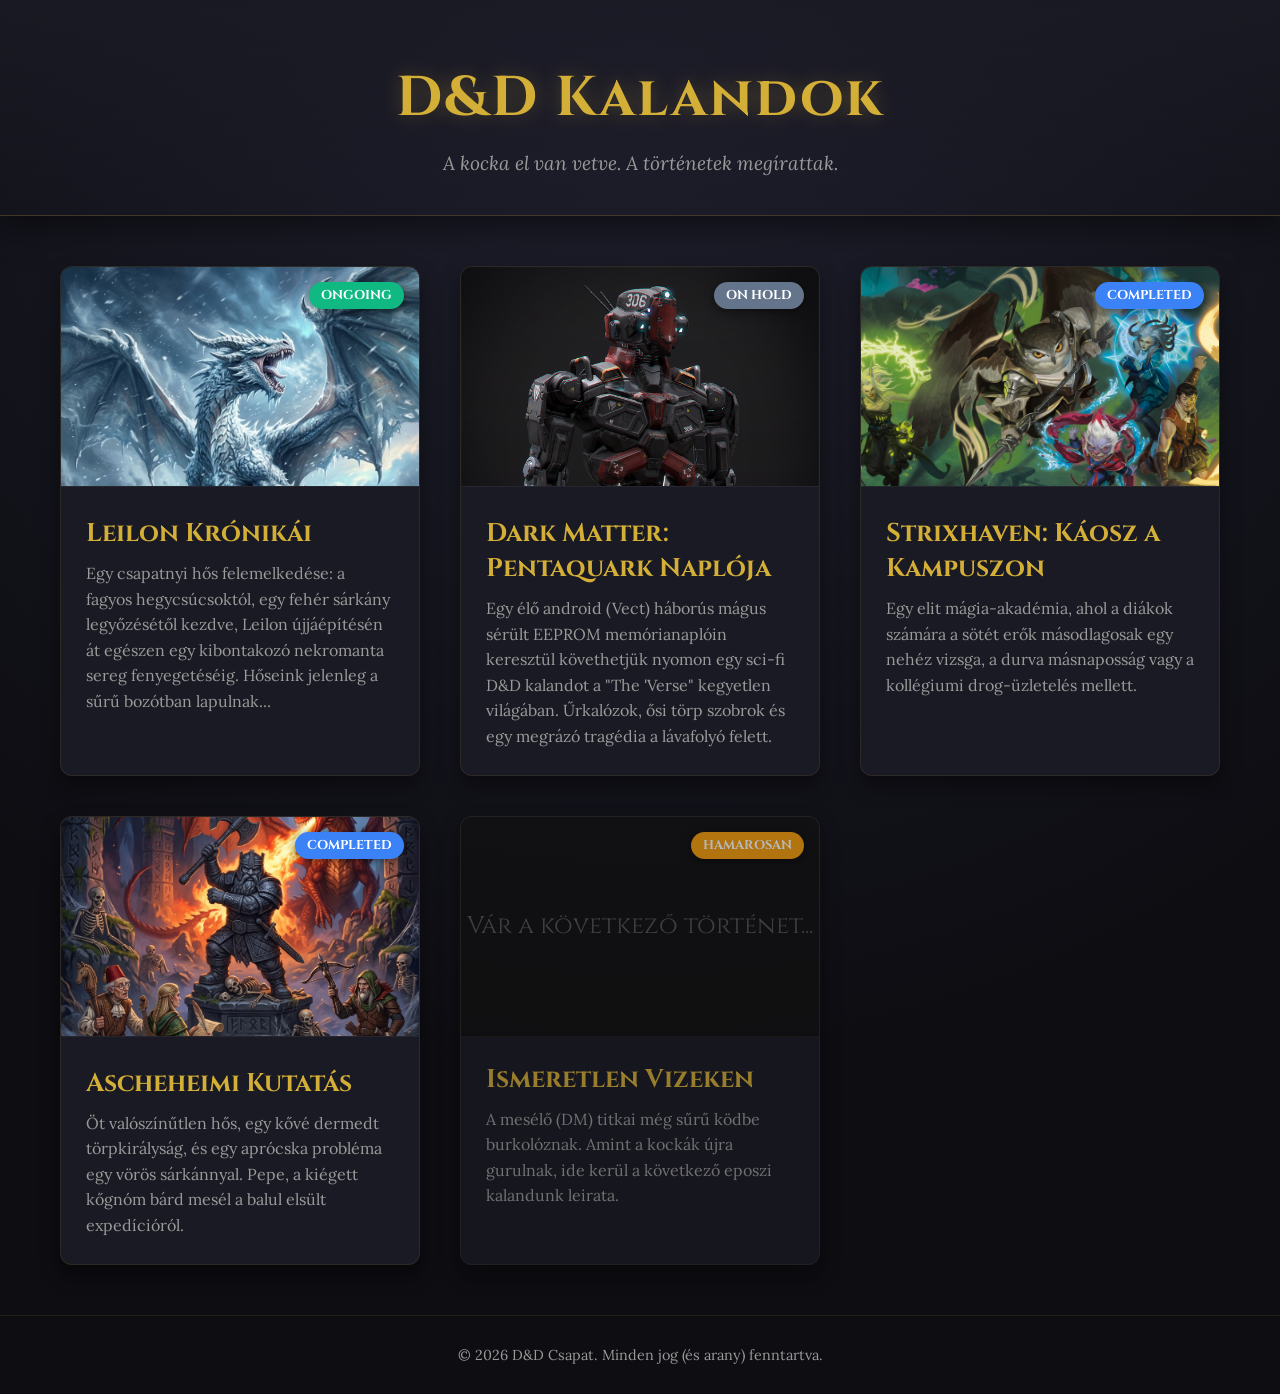
<file: index.html>
<!DOCTYPE html>
<html lang="hu">
<head>
    <meta charset="UTF-8">
    <meta name="viewport" content="width=device-width, initial-scale=1.0">
    <meta name="description" content="Közös D&D kalandjaink és regényeink gyűjteménye.">
    <title>D&D Kalandok | A Nagy Krónika</title>
    <link rel="stylesheet" href="style.css">
</head>
<body>

    <header>
        <h1>D&D Kalandok</h1>
        <p class="subtitle">A kocka el van vetve. A történetek megírattak.</p>
    </header>

    <main>
        <!-- Kaland 1: Dragon of Icespire Peak / Leilon -->
        <a href="dragon_of_icespyrepeak/index.html" class="adventure-card">
            <span class="status-badge" style="background-color: #10b981;">ONGOING</span>
            <img src="dragon_of_icespyrepeak/images/borito.jpg" alt="A Jégtől a Viharig" class="card-image" style="object-position: top center;">
            <div class="card-content">
                <h2 class="card-title">Leilon Krónikái</h2>
                <p class="card-desc">Egy csapatnyi hős felemelkedése: a fagyos hegycsúcsoktól, egy fehér sárkány legyőzésétől kezdve, Leilon újjáépítésén át egészen egy kibontakozó nekromanta sereg fenyegetéséig. Hőseink jelenleg a sűrű bozótban lapulnak...</p>
            </div>
        </a>

        <!-- Kaland 2: Dark Matter -->
        <a href="dark_matter/index.html" class="adventure-card">
            <span class="status-badge" style="background-color: #64748b;">ON HOLD</span>
            <img src="dark_matter/images/pentaquark.jpg" alt="Dark Matter: Pentaquark Memóriái" class="card-image" style="object-position: top center;">
            <div class="card-content">
                <h2 class="card-title">Dark Matter: Pentaquark Naplója</h2>
                <p class="card-desc">Egy élő android (Vect) háborús mágus sérült EEPROM memórianaplóin keresztül követhetjük nyomon egy sci-fi D&D kalandot a "The 'Verse" kegyetlen világában. Űrkalózok, ősi törp szobrok és egy megrázó tragédia a lávafolyó felett.</p>
            </div>
        </a>

        <!-- Kaland 3: Strixhaven -->
        <a href="strixhaven/index.html" class="adventure-card">
            <span class="status-badge" style="background-color: #3b82f6;">COMPLETED</span>
            <img src="strixhaven/images/borito.png" alt="Strixhaven: Káosz a Kampuszon" class="card-image">
            <div class="card-content">
                <h2 class="card-title">Strixhaven: Káosz a Kampuszon</h2>
                <p class="card-desc">Egy elit mágia-akadémia, ahol a diákok számára a sötét erők másodlagosak egy nehéz vizsga, a durva másnaposság vagy a kollégiumi drog-üzletelés mellett.</p>
            </div>
        </a>

        <!-- Kaland 4: Ascheheim -->
        <a href="ascheheim/index.html" class="adventure-card">
            <span class="status-badge" style="background-color: #3b82f6;">COMPLETED</span>
            <img src="ascheheim/images/borito.png" alt="Ascheheimi Kutatás" class="card-image">
            <div class="card-content">
                <h2 class="card-title">Ascheheimi Kutatás</h2>
                <p class="card-desc">Öt valószínűtlen hős, egy kővé dermedt törpkirályság, és egy aprócska probléma egy vörös sárkánnyal. Pepe, a kiégett kőgnóm bárd mesél a balul elsült expedícióról.</p>
            </div>
        </a>

        <!-- Helykitöltő a jövőbeli kalandoknak -->
        <div class="adventure-card" style="pointer-events: none; opacity: 0.7;">
            <span class="status-badge" style="background-color: #f59e0b;">HAMAROSAN</span>
            <div class="coming-soon">
                <span>Vár a következő történet...</span>
            </div>
            <div class="card-content">
                <h2 class="card-title">Ismeretlen Vizeken</h2>
                <p class="card-desc">A mesélő (DM) titkai még sűrű ködbe burkolóznak. Amint a kockák újra gurulnak, ide kerül a következő eposzi kalandunk leirata.</p>
            </div>
        </div>

    </main>

    <footer>
        <p>&copy; 2026 D&D Csapat. Minden jog (és arany) fenntartva.</p>
    </footer>

</body>
</html>
</file>
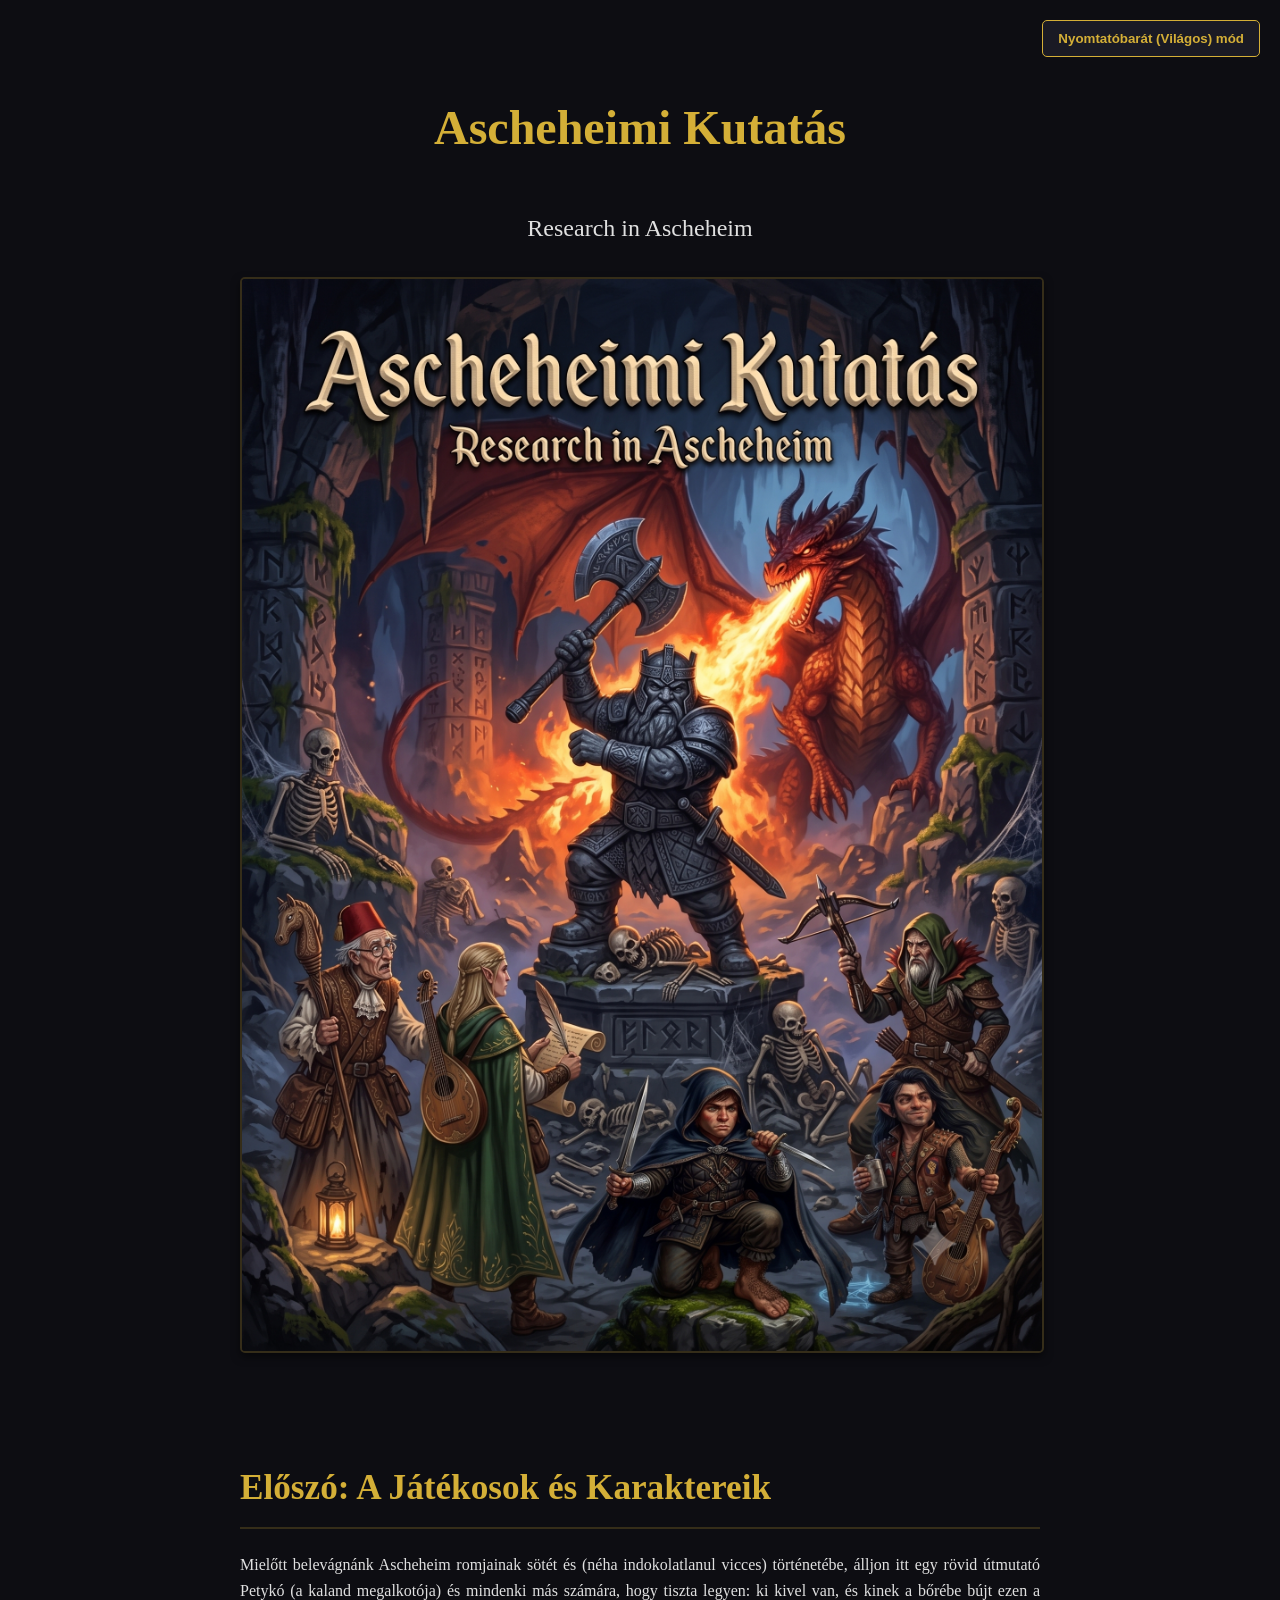
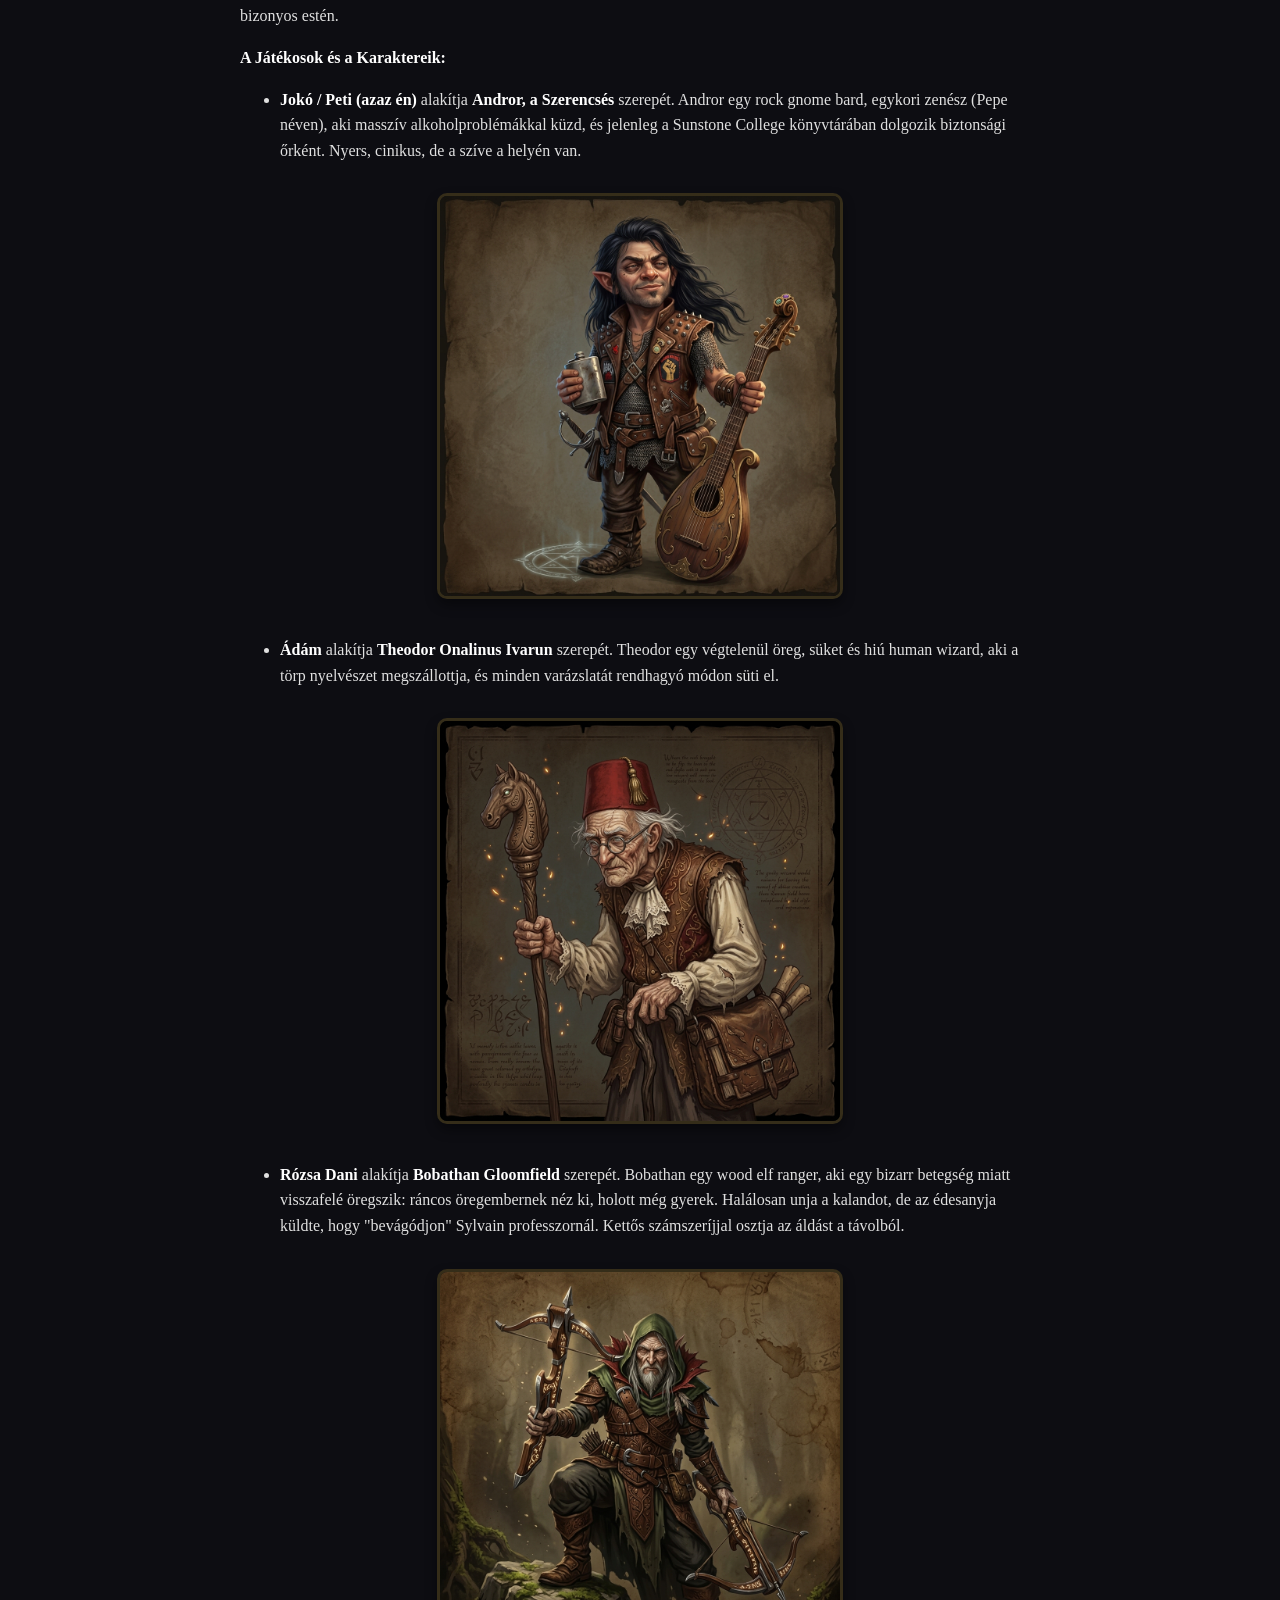
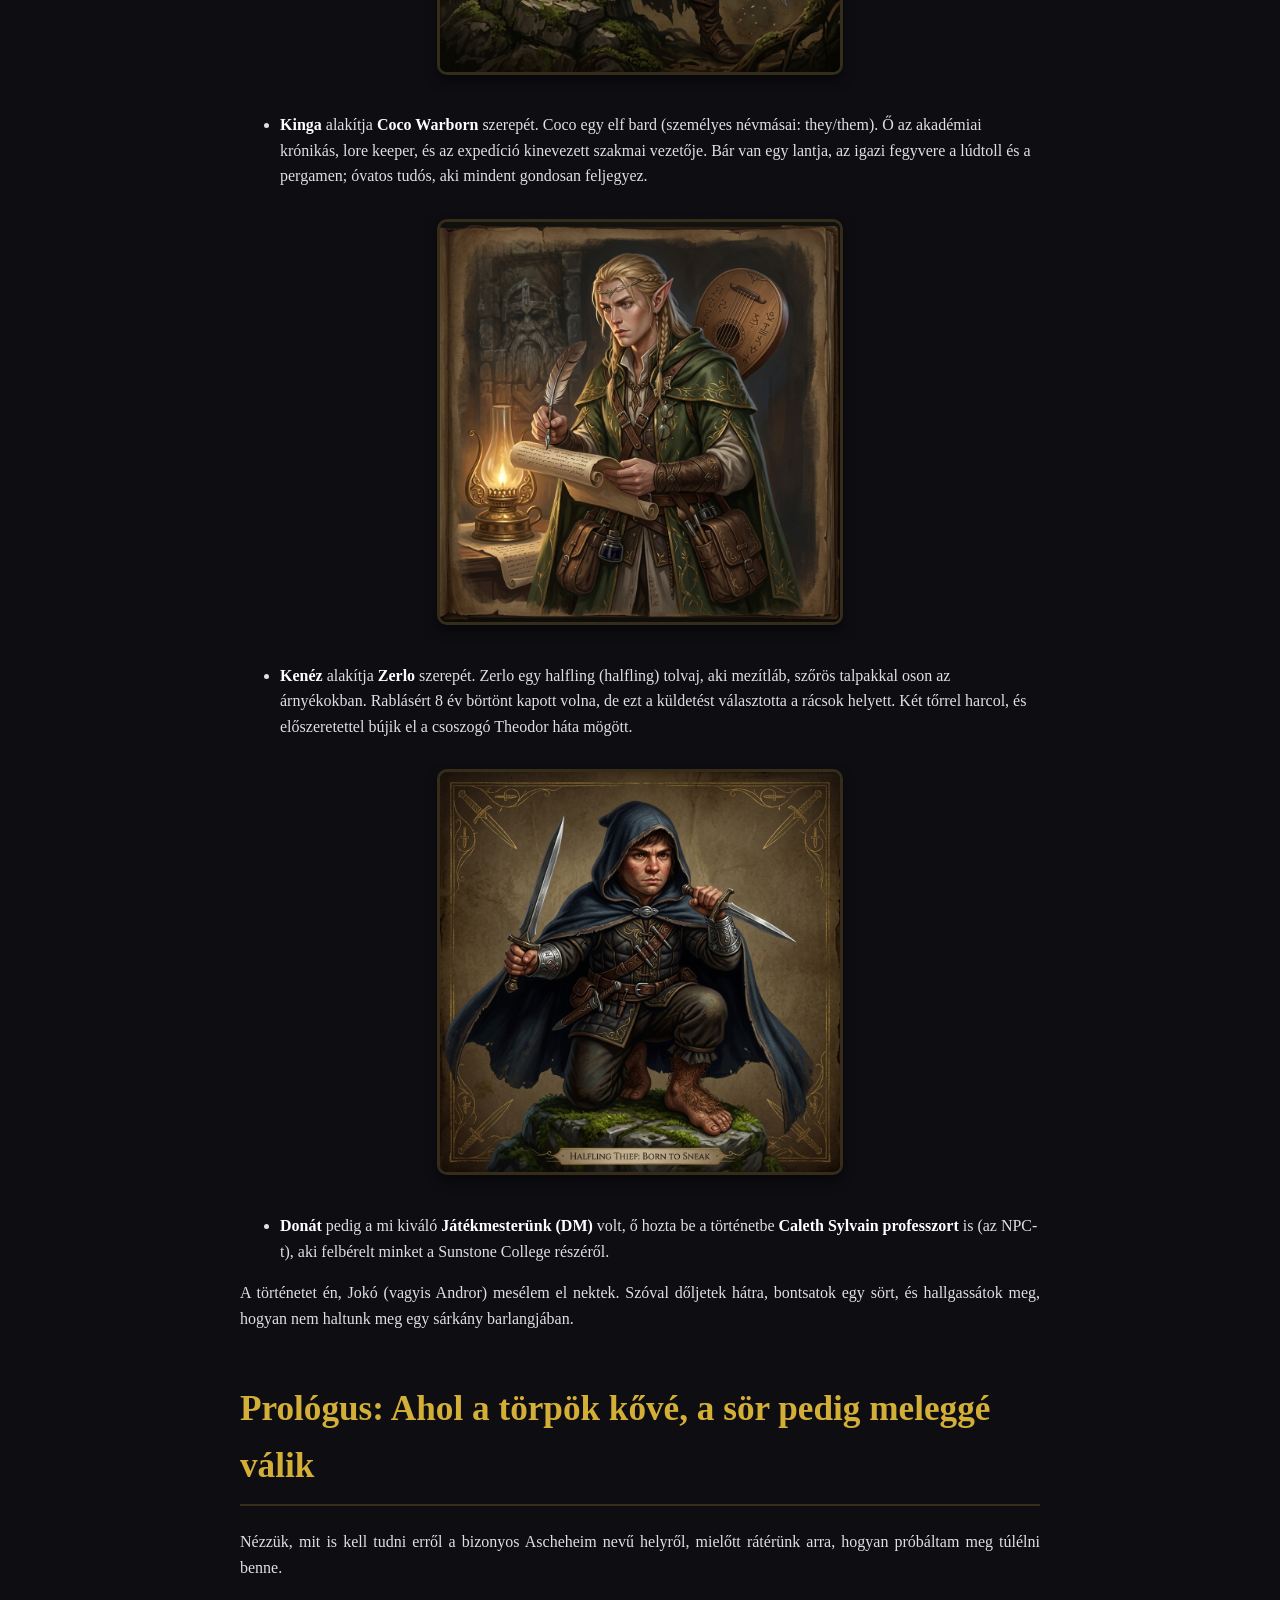
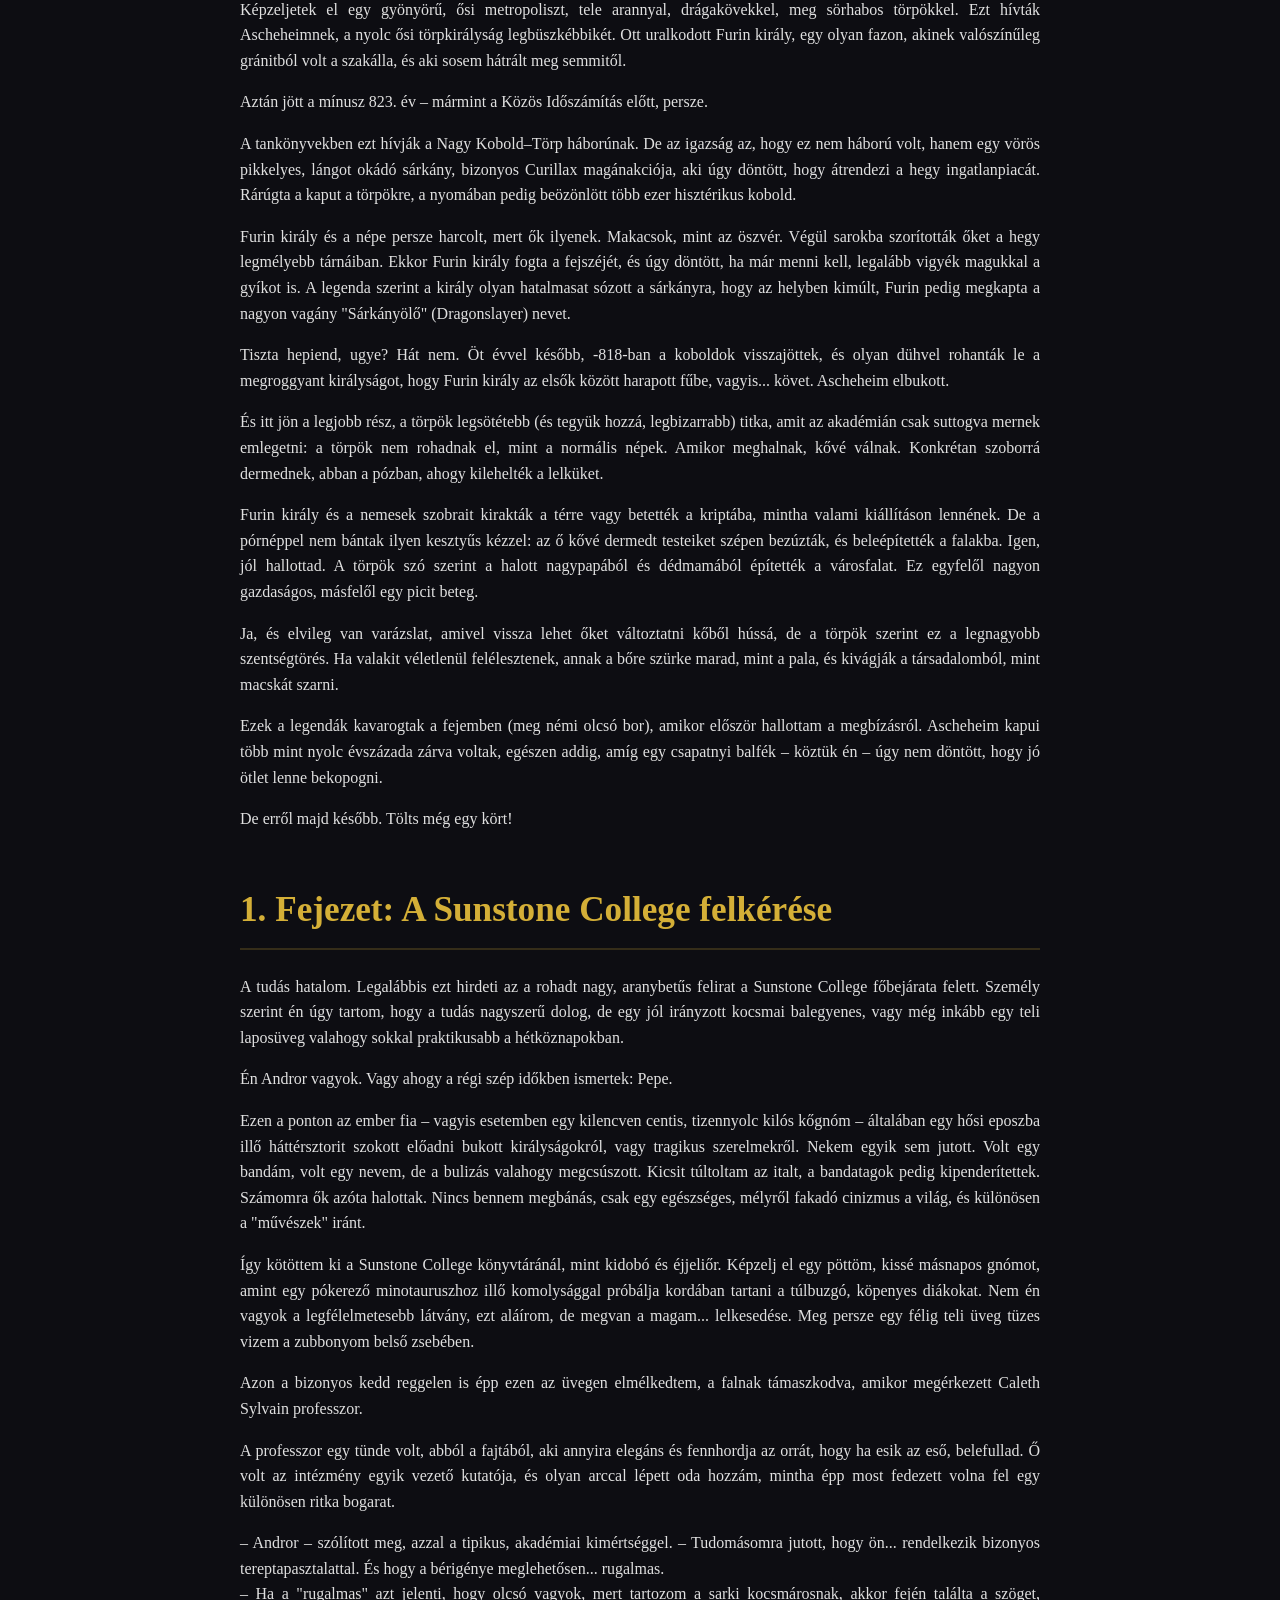
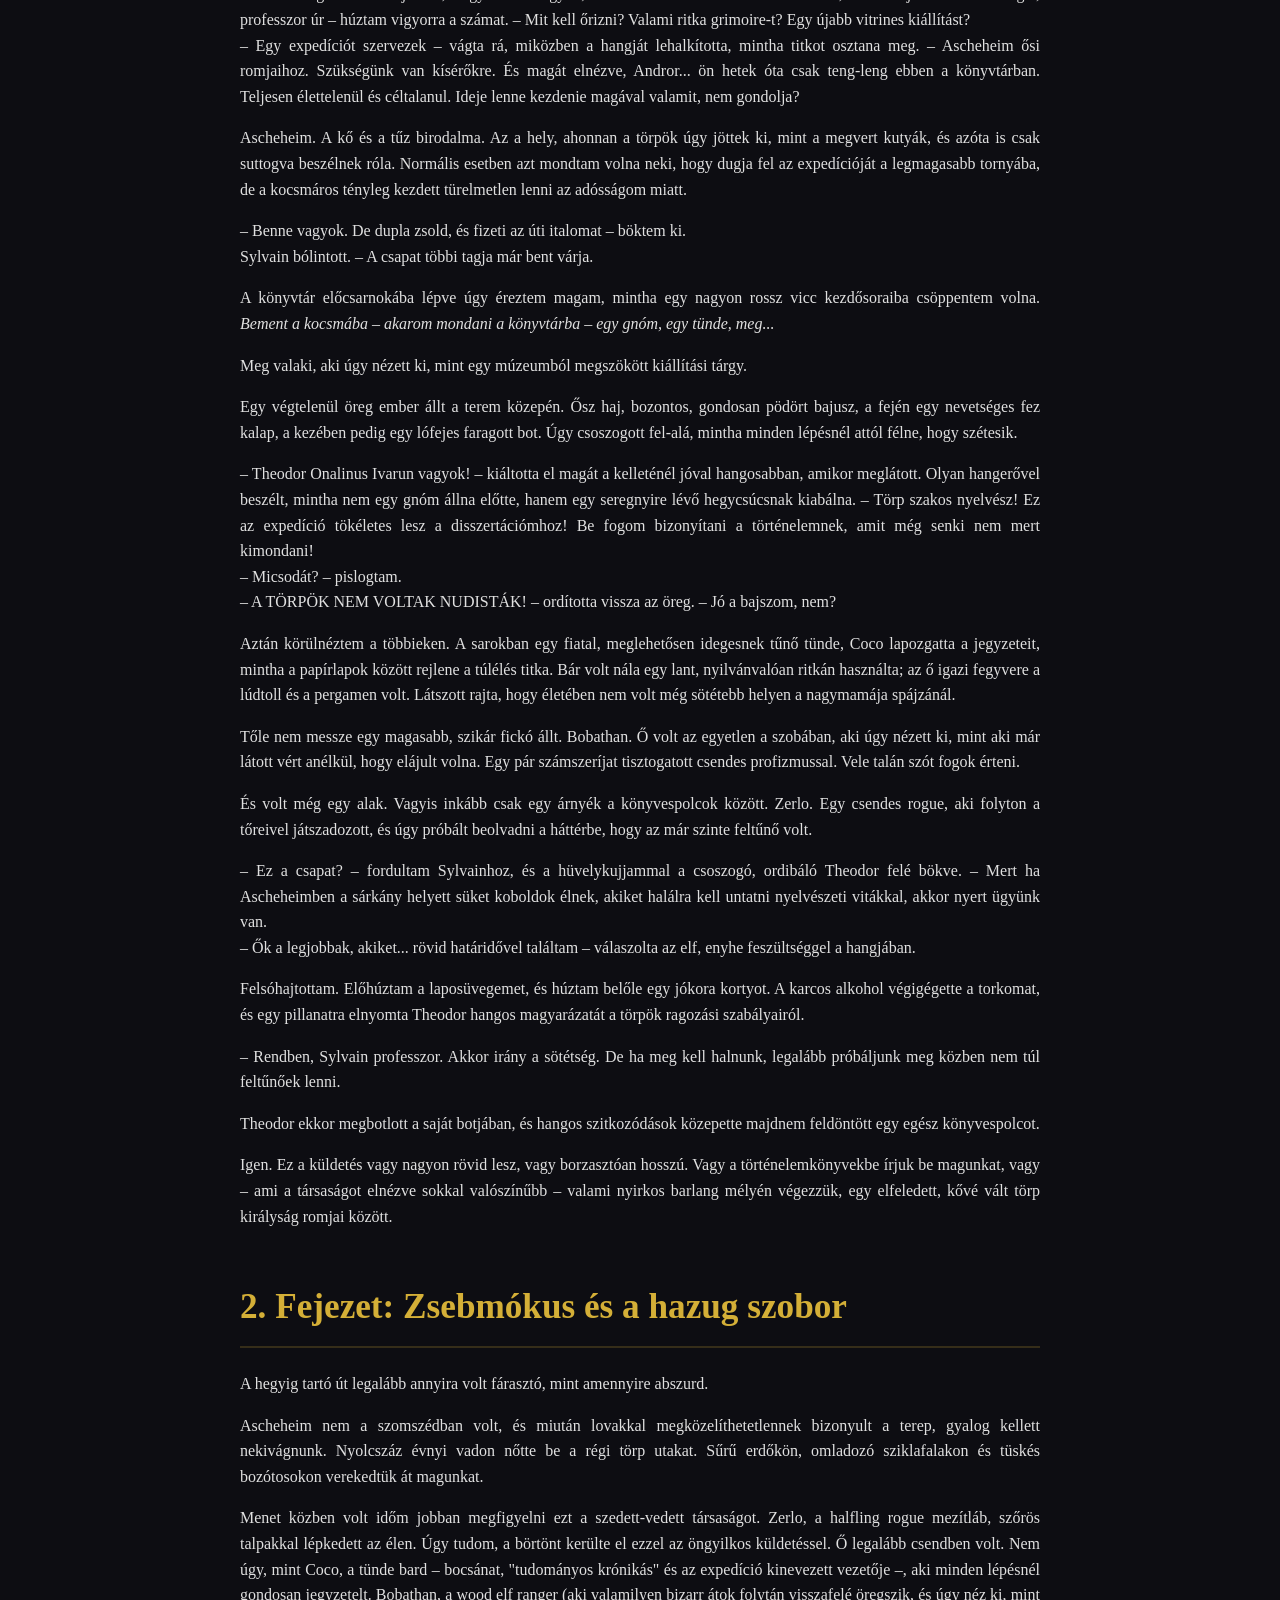
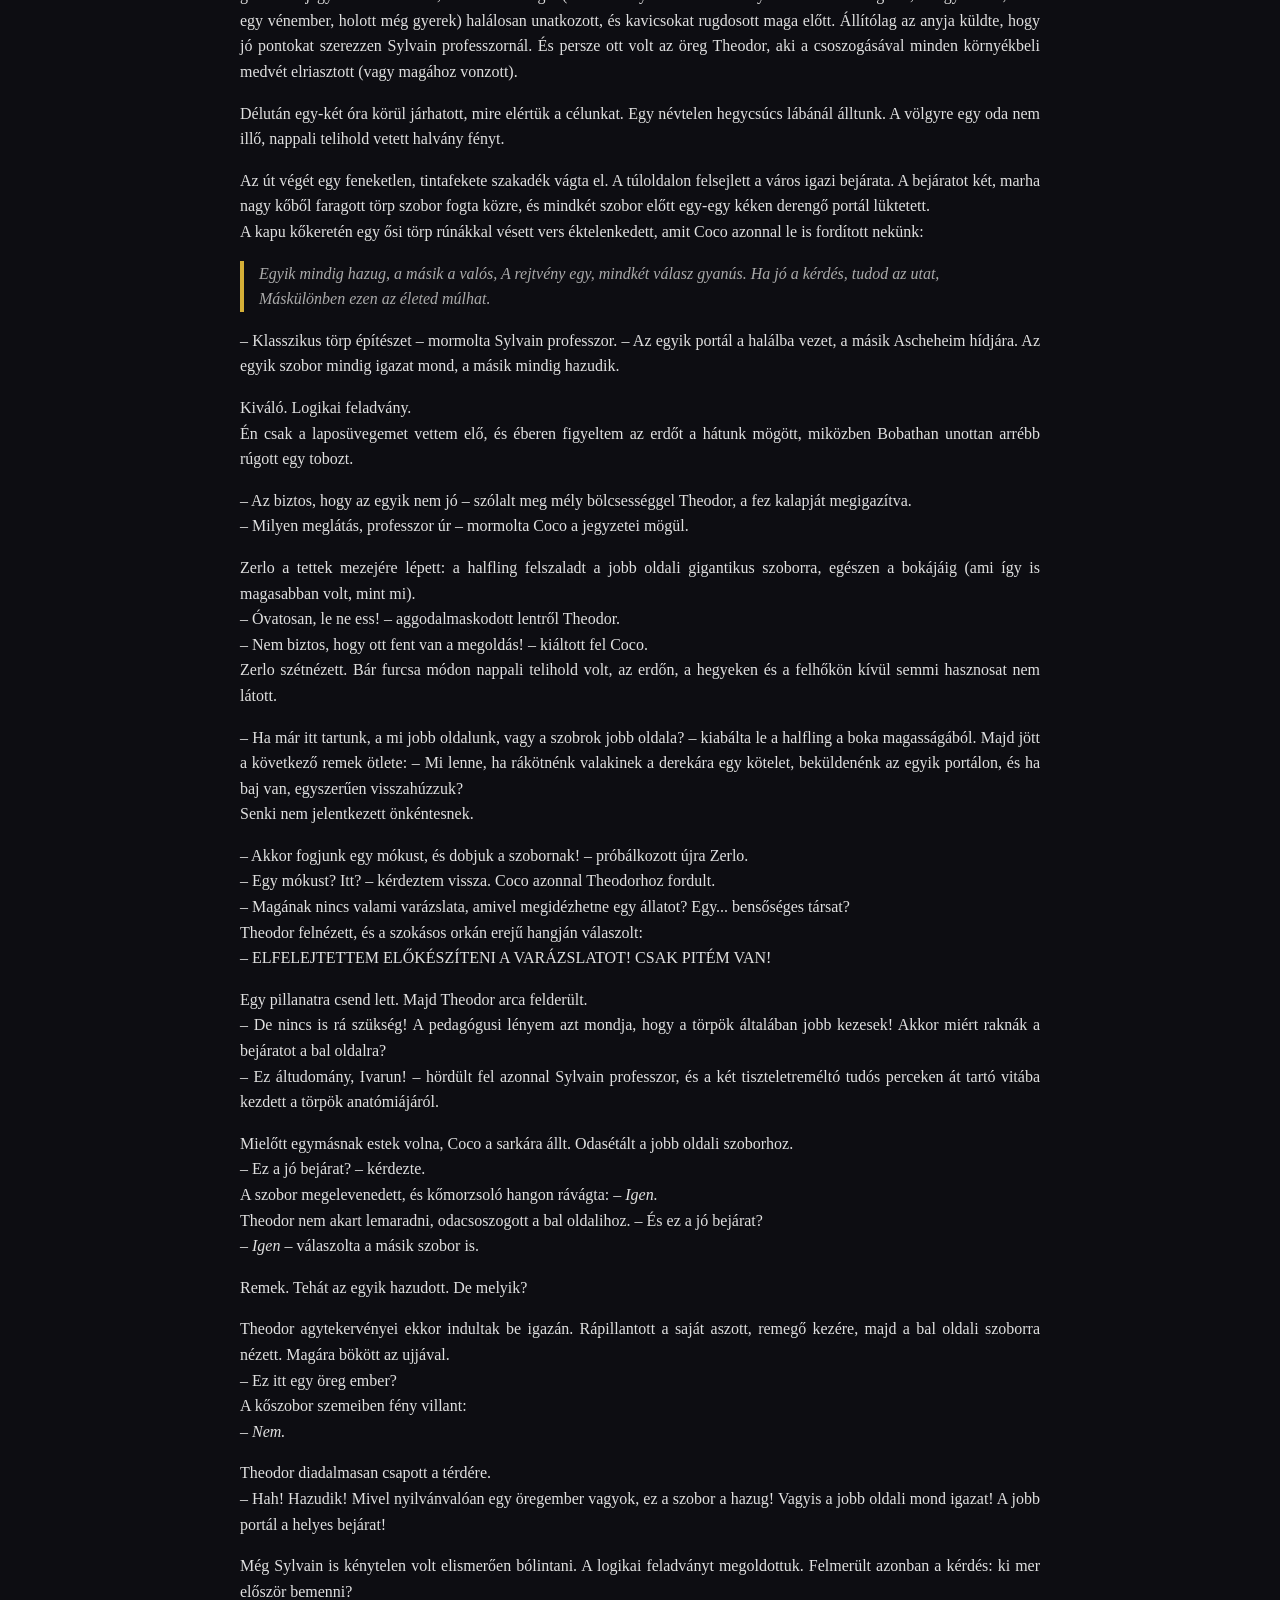
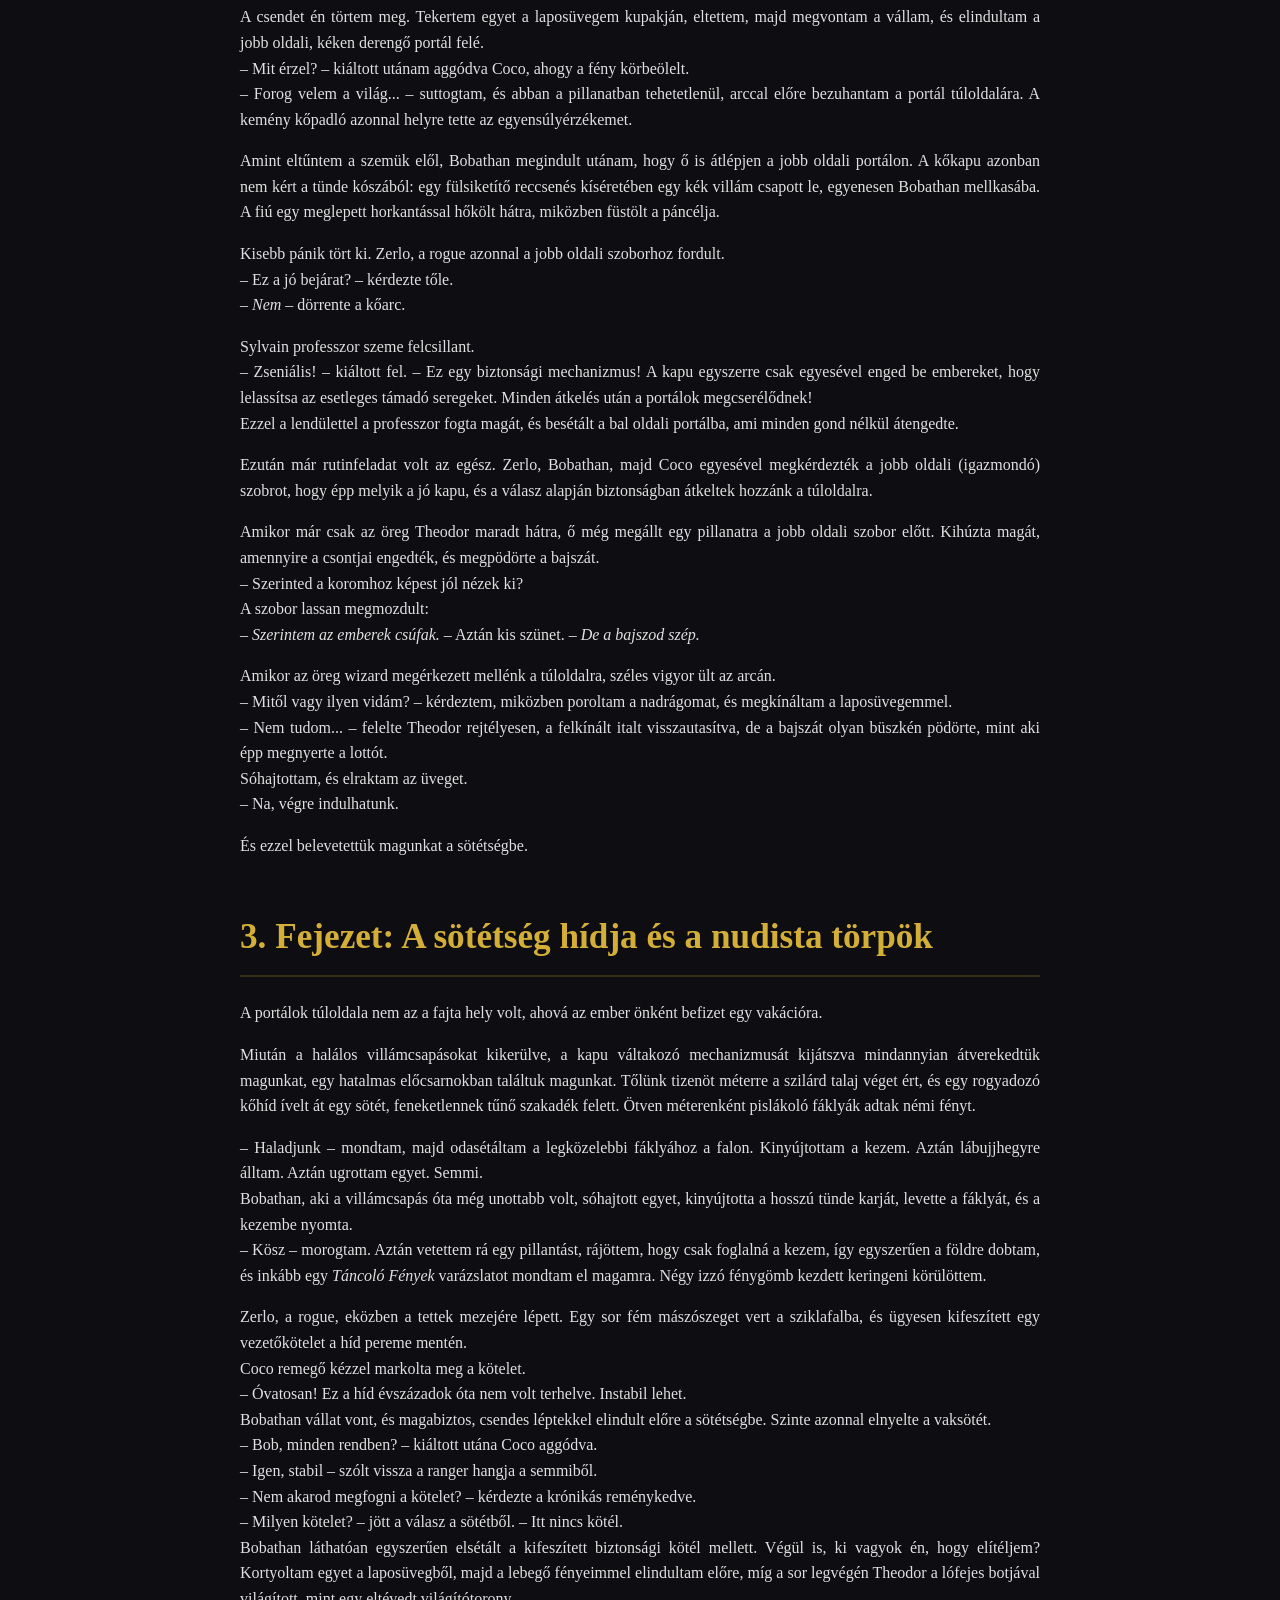
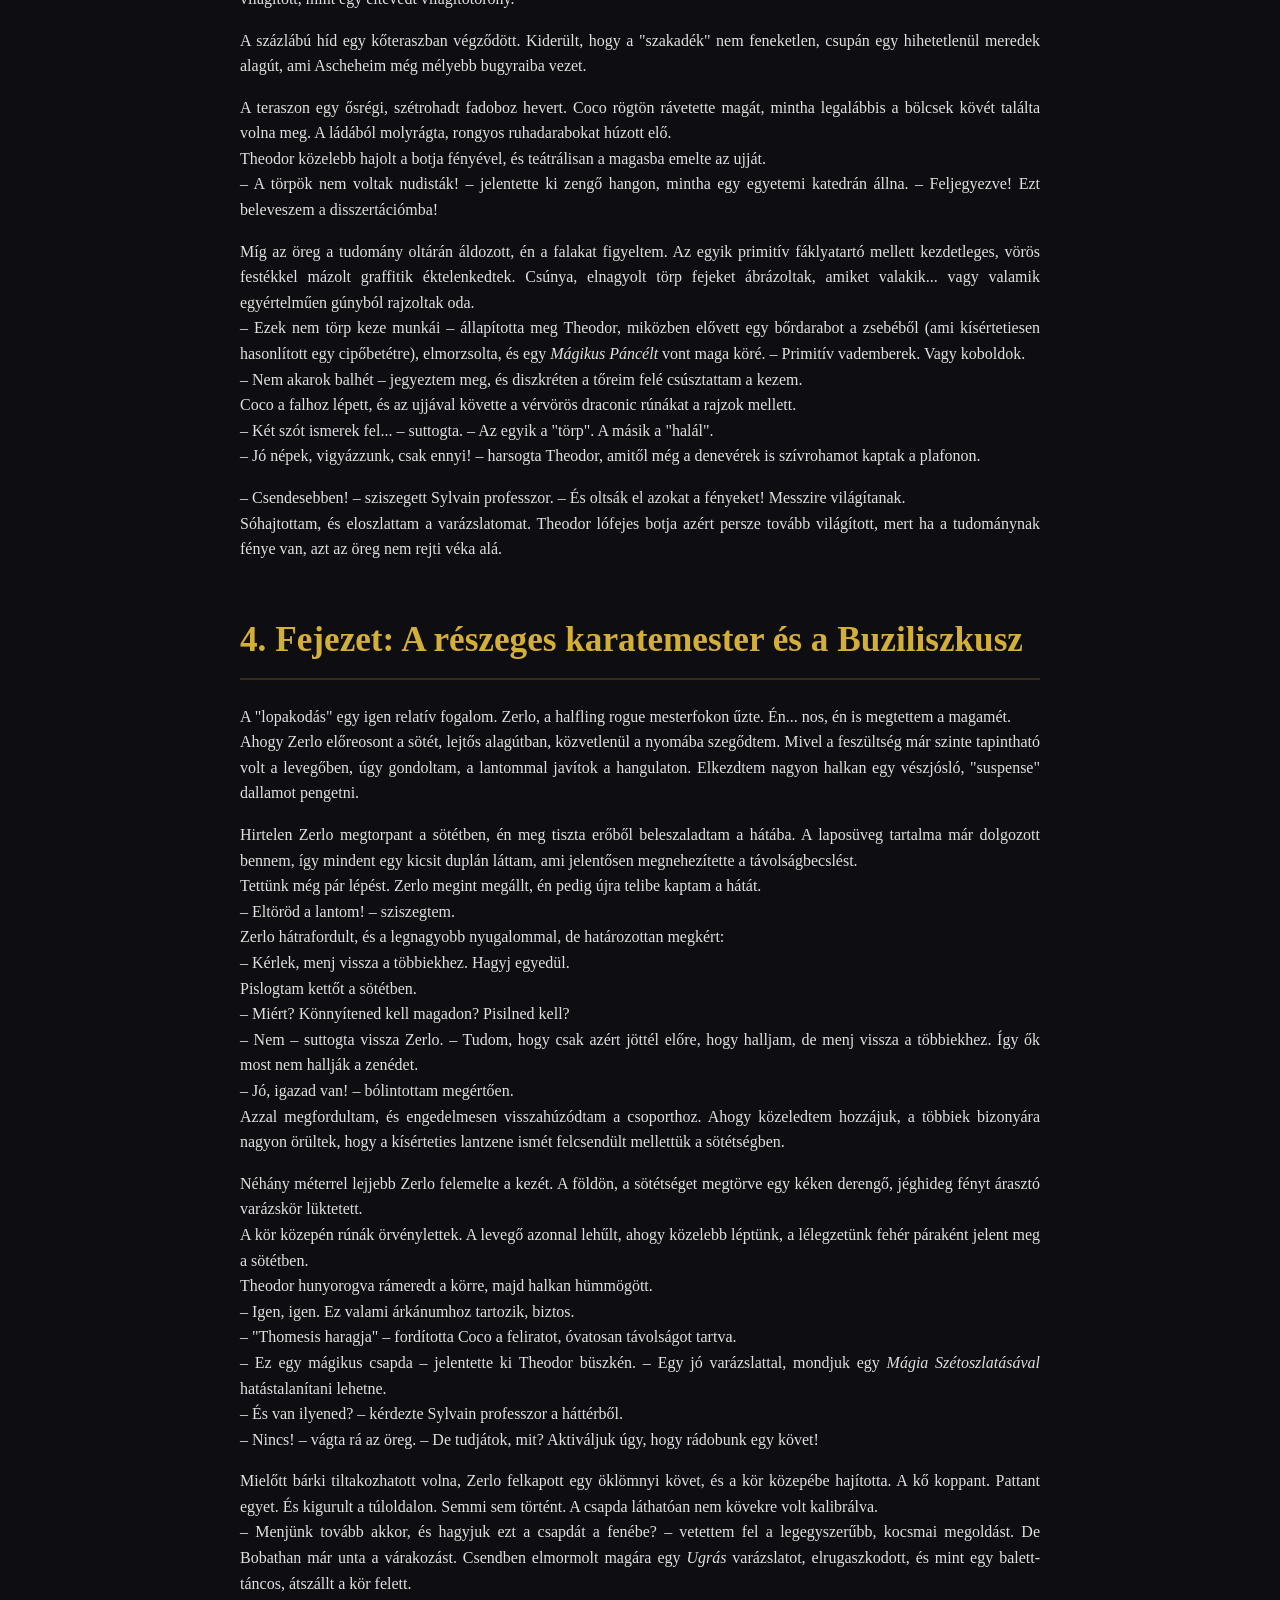
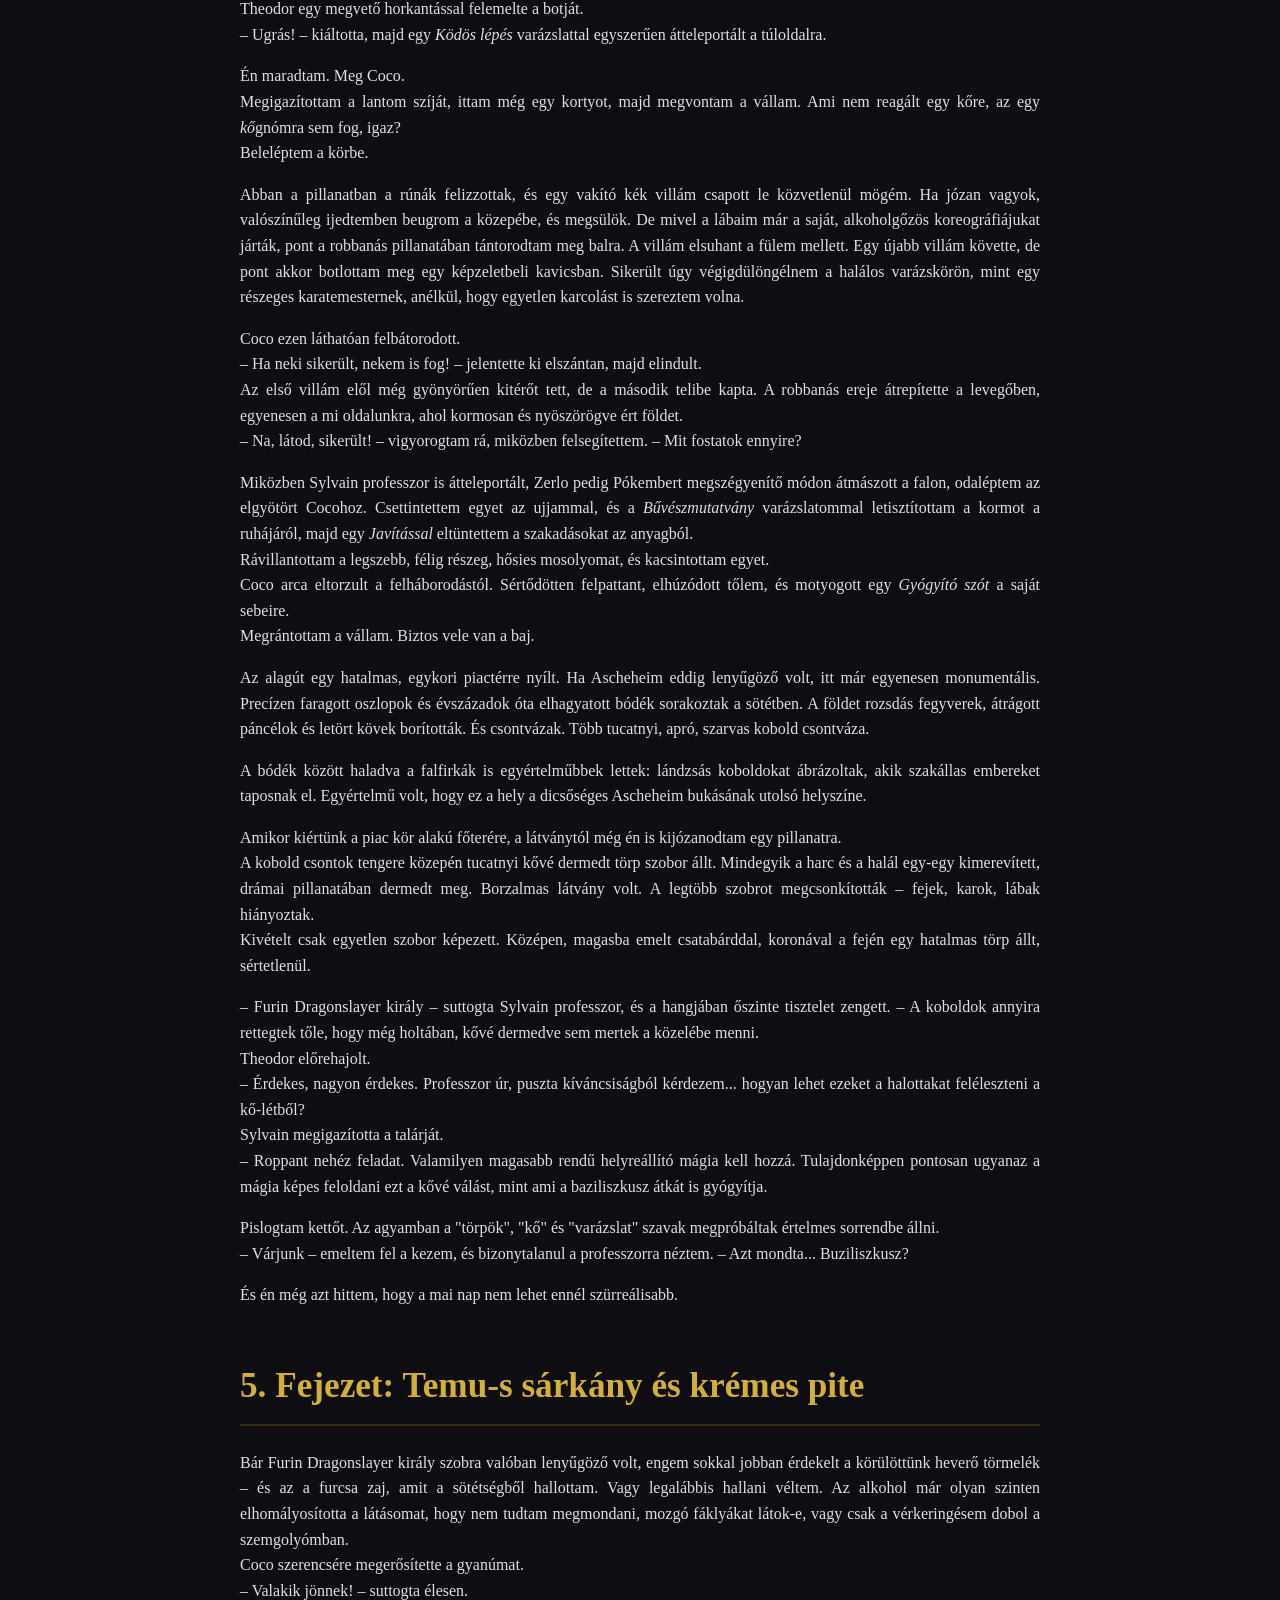
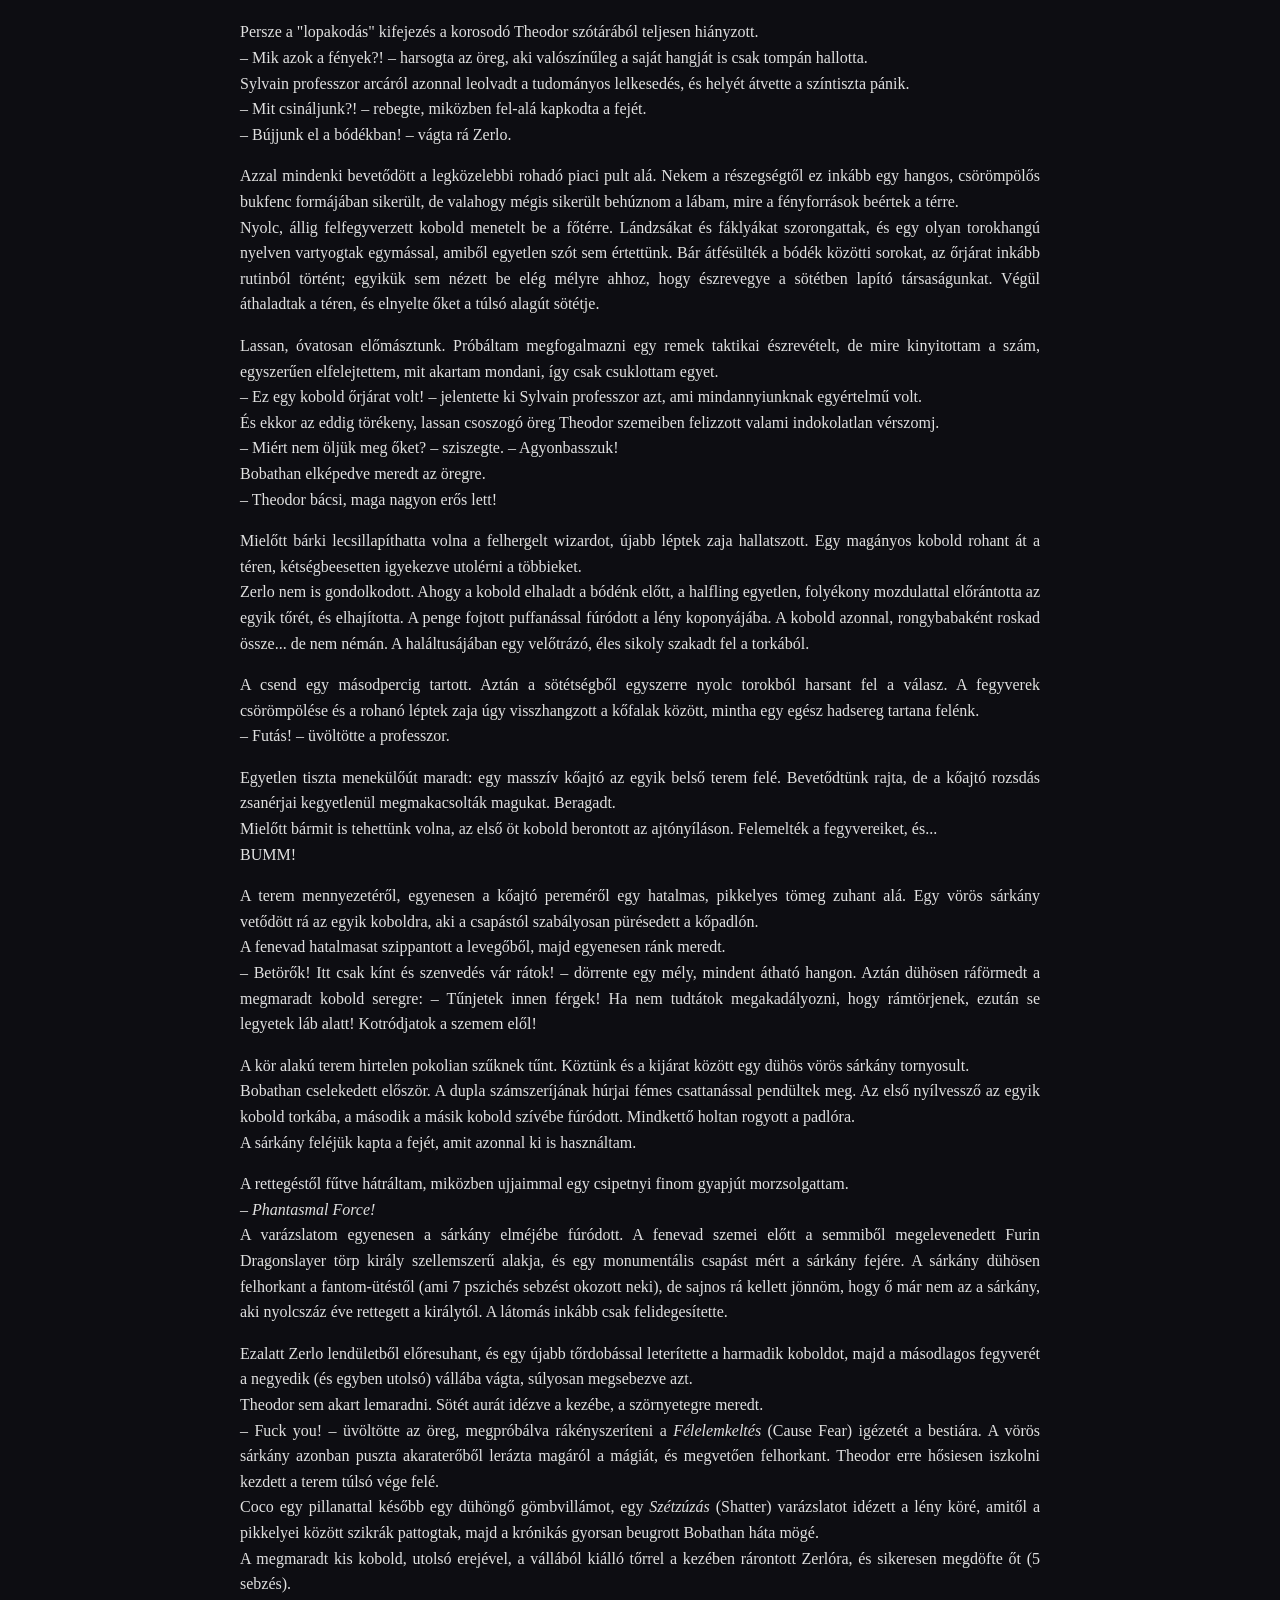
<file: ascheheim/index.html>
<!DOCTYPE html>
<html lang="hu">
<head>
<meta charset="UTF-8">
<meta name="viewport" content="width=device-width, initial-scale=1.0">
<title>Ascheheimi Kutatás</title>
<style>
    :root {
        --bg-color: #0d0d12;
        --text-main: #e0e0e0;
        --border-color: rgba(212, 175, 55, 0.2);
        --accent: #d4af37;
    }
    
    body {
        font-family: 'Georgia', serif;
        line-height: 1.6;
        margin: 0;
        padding: 40px 20px;
        background-color: var(--bg-color);
        color: var(--text-main);
        transition: background-color 0.3s, color 0.3s;
    }
    
    .container {
        max-width: 800px;
        margin: 0 auto;
    }
    
    h1 {
        font-size: 2.2em;
        border-bottom: 2px solid var(--border-color);
        padding-bottom: 10px;
        margin-top: 50px;
        color: var(--accent);
    }
    
    h2 { font-size: 1.8em; margin-top: 30px; color: var(--accent); }
    h3 { font-size: 1.5em; margin-top: 25px; color: var(--accent); }
    p { margin-bottom: 15px; text-align: justify; }
    em { font-style: italic; }
    strong { font-weight: bold; color: #fff; }
    ul { margin-bottom: 15px; }
    li { margin-bottom: 5px; }
    blockquote { border-left: 4px solid var(--accent); padding-left: 15px; margin-left: 0; font-style: italic; color: #aaa; }
    
    /* Toggle Button */
    .theme-toggle {
        position: fixed;
        top: 20px;
        right: 20px;
        background: #1a1a24;
        color: #d4af37;
        border: 1px solid #d4af37;
        padding: 10px 15px;
        border-radius: 5px;
        cursor: pointer;
        font-family: sans-serif;
        font-weight: bold;
        z-index: 1000;
        transition: all 0.2s;
    }
    .theme-toggle:hover {
        background: #d4af37;
        color: #000;
    }
    
    /* Light / Print Mode */
    body.print-mode {
        --bg-color: #ffffff;
        --text-main: #222222;
        --border-color: #333333;
        --accent: #000000;
    }
    body.print-mode strong { color: #000; }
    body.print-mode blockquote { color: #444; }
    
    @media print {
        body { font-size: 12pt; max-width: 100%; margin: 0; padding: 2cm; background-color: white !important; color: black !important; }
        .theme-toggle { display: none; }
        h1 { page-break-before: always; color: black !important; }
        h1:first-child { page-break-before: auto; }
        .container { max-width: 100%; }
    }
</style>
</head>
<body>
<button class="theme-toggle" onclick="document.body.classList.toggle('print-mode')">Nyomtatóbarát (Világos) mód</button>
<div class="container">
<div style="text-align: center; margin-bottom: 100px; margin-top: 50px;">
    <h1 style="border: none; font-size: 3em;">Ascheheimi Kutatás</h1>
    <p style="font-size: 1.5em; text-align: center; margin-bottom: 30px;">Research in Ascheheim</p>
    <img src="images/borito.png" alt="Ascheheimi Kutatás Borító" style="max-width: 100%; height: auto; border: 2px solid var(--border-color); box-shadow: 0 4px 8px rgba(0,0,0,0.5); border-radius: 5px;">
</div>
<h1>Előszó: A Játékosok és Karaktereik</h1>
<p>Mielőtt belevágnánk Ascheheim romjainak sötét és (néha indokolatlanul vicces) történetébe, álljon itt egy rövid útmutató Petykó (a kaland megalkotója) és mindenki más számára, hogy tiszta legyen: ki kivel van, és kinek a bőrébe bújt ezen a bizonyos estén.</p>
<p><strong>A Játékosok és a Karaktereik:</strong></p>
<ul><li><strong>Jokó / Peti (azaz én)</strong> alakítja <strong>Andror, a Szerencsés</strong> szerepét. Andror egy rock gnome bard, egykori zenész (Pepe néven), aki masszív alkoholproblémákkal küzd, és jelenleg a Sunstone College könyvtárában dolgozik biztonsági őrként. Nyers, cinikus, de a szíve a helyén van.</li></ul>
<div style="text-align: center; margin: 30px 0;"><img src="images/andror.jpg" alt="Andror, a Szerencsés" style="max-width: 400px; height: auto; border: 3px solid var(--border-color); border-radius: 10px; box-shadow: 0 6px 12px rgba(0,0,0,0.4);"></div>
<ul><li><strong>Ádám</strong> alakítja <strong>Theodor Onalinus Ivarun</strong> szerepét. Theodor egy végtelenül öreg, süket és hiú human wizard, aki a törp nyelvészet megszállottja, és minden varázslatát rendhagyó módon süti el.</li></ul>
<div style="text-align: center; margin: 30px 0;"><img src="images/theodor.jpg" alt="Theodor Onalinus Ivarun" style="max-width: 400px; height: auto; border: 3px solid var(--border-color); border-radius: 10px; box-shadow: 0 6px 12px rgba(0,0,0,0.4);"></div>
<ul><li><strong>Rózsa Dani</strong> alakítja <strong>Bobathan Gloomfield</strong> szerepét. Bobathan egy wood elf ranger, aki egy bizarr betegség miatt visszafelé öregszik: ráncos öregembernek néz ki, holott még gyerek. Halálosan unja a kalandot, de az édesanyja küldte, hogy "bevágódjon" Sylvain professzornál. Kettős számszeríjjal osztja az áldást a távolból.</li></ul>
<div style="text-align: center; margin: 30px 0;"><img src="images/bobathan.jpg" alt="Bobathan Gloomfield" style="max-width: 400px; height: auto; border: 3px solid var(--border-color); border-radius: 10px; box-shadow: 0 6px 12px rgba(0,0,0,0.4);"></div>
<ul><li><strong>Kinga</strong> alakítja <strong>Coco Warborn</strong> szerepét. Coco egy elf bard (személyes névmásai: they/them). Ő az akadémiai krónikás, lore keeper, és az expedíció kinevezett szakmai vezetője. Bár van egy lantja, az igazi fegyvere a lúdtoll és a pergamen; óvatos tudós, aki mindent gondosan feljegyez.</li></ul>
<div style="text-align: center; margin: 30px 0;"><img src="images/coco.jpg" alt="Coco Warborn" style="max-width: 400px; height: auto; border: 3px solid var(--border-color); border-radius: 10px; box-shadow: 0 6px 12px rgba(0,0,0,0.4);"></div>
<ul><li><strong>Kenéz</strong> alakítja <strong>Zerlo</strong> szerepét. Zerlo egy halfling (halfling) tolvaj, aki mezítláb, szőrös talpakkal oson az árnyékokban. Rablásért 8 év börtönt kapott volna, de ezt a küldetést választotta a rácsok helyett. Két tőrrel harcol, és előszeretettel bújik el a csoszogó Theodor háta mögött.</li></ul>
<div style="text-align: center; margin: 30px 0;"><img src="images/zerlo.jpg" alt="Zerlo" style="max-width: 400px; height: auto; border: 3px solid var(--border-color); border-radius: 10px; box-shadow: 0 6px 12px rgba(0,0,0,0.4);"></div>
<ul><li><strong>Donát</strong> pedig a mi kiváló <strong>Játékmesterünk (DM)</strong> volt, ő hozta be a történetbe <strong>Caleth Sylvain professzort</strong> is (az NPC-t), aki felbérelt minket a Sunstone College részéről.</li></ul>
<p>A történetet én, Jokó (vagyis Andror) mesélem el nektek. Szóval dőljetek hátra, bontsatok egy sört, és hallgassátok meg, hogyan nem haltunk meg egy sárkány barlangjában.</p>
<h1>Prológus: Ahol a törpök kővé, a sör pedig meleggé válik</h1>
<p>Nézzük, mit is kell tudni erről a bizonyos Ascheheim nevű helyről, mielőtt rátérünk arra, hogyan próbáltam meg túlélni benne.</p>
<p>Képzeljetek el egy gyönyörű, ősi metropoliszt, tele arannyal, drágakövekkel, meg sörhabos törpökkel. Ezt hívták Ascheheimnek, a nyolc ősi törpkirályság legbüszkébbikét. Ott uralkodott Furin király, egy olyan fazon, akinek valószínűleg gránitból volt a szakálla, és aki sosem hátrált meg semmitől.</p>
<p>Aztán jött a mínusz 823. év – mármint a Közös Időszámítás előtt, persze.</p>
<p>A tankönyvekben ezt hívják a Nagy Kobold–Törp háborúnak. De az igazság az, hogy ez nem háború volt, hanem egy vörös pikkelyes, lángot okádó sárkány, bizonyos Curillax magánakciója, aki úgy döntött, hogy átrendezi a hegy ingatlanpiacát. Rárúgta a kaput a törpökre, a nyomában pedig beözönlött több ezer hisztérikus kobold.</p>
<p>Furin király és a népe persze harcolt, mert ők ilyenek. Makacsok, mint az öszvér. Végül sarokba szorították őket a hegy legmélyebb tárnáiban. Ekkor Furin király fogta a fejszéjét, és úgy döntött, ha már menni kell, legalább vigyék magukkal a gyíkot is. A legenda szerint a király olyan hatalmasat sózott a sárkányra, hogy az helyben kimúlt, Furin pedig megkapta a nagyon vagány "Sárkányölő" (Dragonslayer) nevet.</p>
<p>Tiszta hepiend, ugye? Hát nem. Öt évvel később, -818-ban a koboldok visszajöttek, és olyan dühvel rohanták le a megroggyant királyságot, hogy Furin király az elsők között harapott fűbe, vagyis... követ. Ascheheim elbukott.</p>
<p>És itt jön a legjobb rész, a törpök legsötétebb (és tegyük hozzá, legbizarrabb) titka, amit az akadémián csak suttogva mernek emlegetni: a törpök nem rohadnak el, mint a normális népek. Amikor meghalnak, kővé válnak. Konkrétan szoborrá dermednek, abban a pózban, ahogy kilehelték a lelküket.</p>
<p>Furin király és a nemesek szobrait kirakták a térre vagy betették a kriptába, mintha valami kiállításon lennének. De a pórnéppel nem bántak ilyen kesztyűs kézzel: az ő kővé dermedt testeiket szépen bezúzták, és beleépítették a falakba. Igen, jól hallottad. A törpök szó szerint a halott nagypapából és dédmamából építették a városfalat. Ez egyfelől nagyon gazdaságos, másfelől egy picit beteg.</p>
<p>Ja, és elvileg van varázslat, amivel vissza lehet őket változtatni kőből hússá, de a törpök szerint ez a legnagyobb szentségtörés. Ha valakit véletlenül felélesztenek, annak a bőre szürke marad, mint a pala, és kivágják a társadalomból, mint macskát szarni.</p>
<p>Ezek a legendák kavarogtak a fejemben (meg némi olcsó bor), amikor először hallottam a megbízásról. Ascheheim kapui több mint nyolc évszázada zárva voltak, egészen addig, amíg egy csapatnyi balfék – köztük én – úgy nem döntött, hogy jó ötlet lenne bekopogni.</p>
<p>De erről majd később. Tölts még egy kört!</p>
<h1>1. Fejezet: A Sunstone College felkérése</h1>
<p>A tudás hatalom. Legalábbis ezt hirdeti az a rohadt nagy, aranybetűs felirat a Sunstone College főbejárata felett. Személy szerint én úgy tartom, hogy a tudás nagyszerű dolog, de egy jól irányzott kocsmai balegyenes, vagy még inkább egy teli laposüveg valahogy sokkal praktikusabb a hétköznapokban.</p>
<p>Én Andror vagyok. Vagy ahogy a régi szép időkben ismertek: Pepe.</p>
<p>Ezen a ponton az ember fia – vagyis esetemben egy kilencven centis, tizennyolc kilós kőgnóm – általában egy hősi eposzba illő háttérsztorit szokott előadni bukott királyságokról, vagy tragikus szerelmekről. Nekem egyik sem jutott. Volt egy bandám, volt egy nevem, de a bulizás valahogy megcsúszott. Kicsit túltoltam az italt, a bandatagok pedig kipenderítettek. Számomra ők azóta halottak. Nincs bennem megbánás, csak egy egészséges, mélyről fakadó cinizmus a világ, és különösen a "művészek" iránt.</p>
<p>Így kötöttem ki a Sunstone College könyvtáránál, mint kidobó és éjjeliőr. Képzelj el egy pöttöm, kissé másnapos gnómot, amint egy pókerező minotauruszhoz illő komolysággal próbálja kordában tartani a túlbuzgó, köpenyes diákokat. Nem én vagyok a legfélelmetesebb látvány, ezt aláírom, de megvan a magam... lelkesedése. Meg persze egy félig teli üveg tüzes vizem a zubbonyom belső zsebében.</p>
<p>Azon a bizonyos kedd reggelen is épp ezen az üvegen elmélkedtem, a falnak támaszkodva, amikor megérkezett Caleth Sylvain professzor.</p>
<p>A professzor egy tünde volt, abból a fajtából, aki annyira elegáns és fennhordja az orrát, hogy ha esik az eső, belefullad. Ő volt az intézmény egyik vezető kutatója, és olyan arccal lépett oda hozzám, mintha épp most fedezett volna fel egy különösen ritka bogarat.</p>
<p>– Andror – szólított meg, azzal a tipikus, akadémiai kimértséggel. – Tudomásomra jutott, hogy ön... rendelkezik bizonyos tereptapasztalattal. És hogy a bérigénye meglehetősen... rugalmas.<br>– Ha a "rugalmas" azt jelenti, hogy olcsó vagyok, mert tartozom a sarki kocsmárosnak, akkor fején találta a szöget, professzor úr – húztam vigyorra a számat. – Mit kell őrizni? Valami ritka grimoire-t? Egy újabb vitrines kiállítást?<br>– Egy expedíciót szervezek – vágta rá, miközben a hangját lehalkította, mintha titkot osztana meg. – Ascheheim ősi romjaihoz. Szükségünk van kísérőkre. És magát elnézve, Andror... ön hetek óta csak teng-leng ebben a könyvtárban. Teljesen élettelenül és céltalanul. Ideje lenne kezdenie magával valamit, nem gondolja?</p>
<p>Ascheheim. A kő és a tűz birodalma. Az a hely, ahonnan a törpök úgy jöttek ki, mint a megvert kutyák, és azóta is csak suttogva beszélnek róla. Normális esetben azt mondtam volna neki, hogy dugja fel az expedícióját a legmagasabb tornyába, de a kocsmáros tényleg kezdett türelmetlen lenni az adósságom miatt.</p>
<p>– Benne vagyok. De dupla zsold, és fizeti az úti italomat – böktem ki.<br>Sylvain bólintott. – A csapat többi tagja már bent várja.</p>
<p>A könyvtár előcsarnokába lépve úgy éreztem magam, mintha egy nagyon rossz vicc kezdősoraiba csöppentem volna. <em>Bement a kocsmába – akarom mondani a könyvtárba – egy gnóm, egy tünde, meg...</em></p>
<p>Meg valaki, aki úgy nézett ki, mint egy múzeumból megszökött kiállítási tárgy.</p>
<p>Egy végtelenül öreg ember állt a terem közepén. Ősz haj, bozontos, gondosan pödört bajusz, a fején egy nevetséges fez kalap, a kezében pedig egy lófejes faragott bot. Úgy csoszogott fel-alá, mintha minden lépésnél attól félne, hogy szétesik.</p>
<p>– Theodor Onalinus Ivarun vagyok! – kiáltotta el magát a kelleténél jóval hangosabban, amikor meglátott. Olyan hangerővel beszélt, mintha nem egy gnóm állna előtte, hanem egy seregnyire lévő hegycsúcsnak kiabálna. – Törp szakos nyelvész! Ez az expedíció tökéletes lesz a disszertációmhoz! Be fogom bizonyítani a történelemnek, amit még senki nem mert kimondani!<br>– Micsodát? – pislogtam.<br>– A TÖRPÖK NEM VOLTAK NUDISTÁK! – ordította vissza az öreg. – Jó a bajszom, nem?</p>
<p>Aztán körülnéztem a többieken. A sarokban egy fiatal, meglehetősen idegesnek tűnő tünde, Coco lapozgatta a jegyzeteit, mintha a papírlapok között rejlene a túlélés titka. Bár volt nála egy lant, nyilvánvalóan ritkán használta; az ő igazi fegyvere a lúdtoll és a pergamen volt. Látszott rajta, hogy életében nem volt még sötétebb helyen a nagymamája spájzánál.</p>
<p>Tőle nem messze egy magasabb, szikár fickó állt. Bobathan. Ő volt az egyetlen a szobában, aki úgy nézett ki, mint aki már látott vért anélkül, hogy elájult volna. Egy pár számszeríjat tisztogatott csendes profizmussal. Vele talán szót fogok érteni.</p>
<p>És volt még egy alak. Vagyis inkább csak egy árnyék a könyvespolcok között. Zerlo. Egy csendes rogue, aki folyton a tőreivel játszadozott, és úgy próbált beolvadni a háttérbe, hogy az már szinte feltűnő volt.</p>
<p>– Ez a csapat? – fordultam Sylvainhoz, és a hüvelykujjammal a csoszogó, ordibáló Theodor felé bökve. – Mert ha Ascheheimben a sárkány helyett süket koboldok élnek, akiket halálra kell untatni nyelvészeti vitákkal, akkor nyert ügyünk van.<br>– Ők a legjobbak, akiket... rövid határidővel találtam – válaszolta az elf, enyhe feszültséggel a hangjában.</p>
<p>Felsóhajtottam. Előhúztam a laposüvegemet, és húztam belőle egy jókora kortyot. A karcos alkohol végigégette a torkomat, és egy pillanatra elnyomta Theodor hangos magyarázatát a törpök ragozási szabályairól.</p>
<p>– Rendben, Sylvain professzor. Akkor irány a sötétség. De ha meg kell halnunk, legalább próbáljunk meg közben nem túl feltűnőek lenni.</p>
<p>Theodor ekkor megbotlott a saját botjában, és hangos szitkozódások közepette majdnem feldöntött egy egész könyvespolcot.</p>
<p>Igen. Ez a küldetés vagy nagyon rövid lesz, vagy borzasztóan hosszú. Vagy a történelemkönyvekbe írjuk be magunkat, vagy – ami a társaságot elnézve sokkal valószínűbb – valami nyirkos barlang mélyén végezzük, egy elfeledett, kővé vált törp királyság romjai között.</p>
<h1>2. Fejezet: Zsebmókus és a hazug szobor</h1>
<p>A hegyig tartó út legalább annyira volt fárasztó, mint amennyire abszurd.</p>
<p>Ascheheim nem a szomszédban volt, és miután lovakkal megközelíthetetlennek bizonyult a terep, gyalog kellett nekivágnunk. Nyolcszáz évnyi vadon nőtte be a régi törp utakat. Sűrű erdőkön, omladozó sziklafalakon és tüskés bozótosokon verekedtük át magunkat.</p>
<p>Menet közben volt időm jobban megfigyelni ezt a szedett-vedett társaságot. Zerlo, a halfling rogue mezítláb, szőrös talpakkal lépkedett az élen. Úgy tudom, a börtönt kerülte el ezzel az öngyilkos küldetéssel. Ő legalább csendben volt. Nem úgy, mint Coco, a tünde bard – bocsánat, "tudományos krónikás" és az expedíció kinevezett vezetője –, aki minden lépésnél gondosan jegyzetelt. Bobathan, a wood elf ranger (aki valamilyen bizarr átok folytán visszafelé öregszik, és úgy néz ki, mint egy vénember, holott még gyerek) halálosan unatkozott, és kavicsokat rugdosott maga előtt. Állítólag az anyja küldte, hogy jó pontokat szerezzen Sylvain professzornál. És persze ott volt az öreg Theodor, aki a csoszogásával minden környékbeli medvét elriasztott (vagy magához vonzott).</p>
<p>Délután egy-két óra körül járhatott, mire elértük a célunkat. Egy névtelen hegycsúcs lábánál álltunk. A völgyre egy oda nem illő, nappali telihold vetett halvány fényt.</p>
<p>Az út végét egy feneketlen, tintafekete szakadék vágta el. A túloldalon felsejlett a város igazi bejárata. A bejáratot két, marha nagy kőből faragott törp szobor fogta közre, és mindkét szobor előtt egy-egy kéken derengő portál lüktetett.<br>A kapu kőkeretén egy ősi törp rúnákkal vésett vers éktelenkedett, amit Coco azonnal le is fordított nekünk:</p>
<blockquote><em>Egyik mindig hazug, a másik a valós,</em>
<em>A rejtvény egy, mindkét válasz gyanús.</em>
<em>Ha jó a kérdés, tudod az utat,</em>
<em>Máskülönben ezen az életed múlhat.</em></blockquote>
<p>– Klasszikus törp építészet – mormolta Sylvain professzor. – Az egyik portál a halálba vezet, a másik Ascheheim hídjára. Az egyik szobor mindig igazat mond, a másik mindig hazudik.</p>
<p>Kiváló. Logikai feladvány. <br>Én csak a laposüvegemet vettem elő, és éberen figyeltem az erdőt a hátunk mögött, miközben Bobathan unottan arrébb rúgott egy tobozt.</p>
<p>– Az biztos, hogy az egyik nem jó – szólalt meg mély bölcsességgel Theodor, a fez kalapját megigazítva. <br>– Milyen meglátás, professzor úr – mormolta Coco a jegyzetei mögül.</p>
<p>Zerlo a tettek mezejére lépett: a halfling felszaladt a jobb oldali gigantikus szoborra, egészen a bokájáig (ami így is magasabban volt, mint mi).<br>– Óvatosan, le ne ess! – aggodalmaskodott lentről Theodor.<br>– Nem biztos, hogy ott fent van a megoldás! – kiáltott fel Coco.<br>Zerlo szétnézett. Bár furcsa módon nappali telihold volt, az erdőn, a hegyeken és a felhőkön kívül semmi hasznosat nem látott.</p>
<p>– Ha már itt tartunk, a mi jobb oldalunk, vagy a szobrok jobb oldala? – kiabálta le a halfling a boka magasságából. Majd jött a következő remek ötlete: – Mi lenne, ha rákötnénk valakinek a derekára egy kötelet, beküldenénk az egyik portálon, és ha baj van, egyszerűen visszahúzzuk?<br>Senki nem jelentkezett önkéntesnek.</p>
<p>– Akkor fogjunk egy mókust, és dobjuk a szobornak! – próbálkozott újra Zerlo. <br>– Egy mókust? Itt? – kérdeztem vissza. Coco azonnal Theodorhoz fordult.<br>– Magának nincs valami varázslata, amivel megidézhetne egy állatot? Egy... bensőséges társat?<br>Theodor felnézett, és a szokásos orkán erejű hangján válaszolt:<br>– ELFELEJTETTEM ELŐKÉSZÍTENI A VARÁZSLATOT! CSAK PITÉM VAN!</p>
<p>Egy pillanatra csend lett. Majd Theodor arca felderült.<br>– De nincs is rá szükség! A pedagógusi lényem azt mondja, hogy a törpök általában jobb kezesek! Akkor miért raknák a bejáratot a bal oldalra? <br>– Ez áltudomány, Ivarun! – hördült fel azonnal Sylvain professzor, és a két tiszteletreméltó tudós perceken át tartó vitába kezdett a törpök anatómiájáról.</p>
<p>Mielőtt egymásnak estek volna, Coco a sarkára állt. Odasétált a jobb oldali szoborhoz.<br>– Ez a jó bejárat? – kérdezte.<br>A szobor megelevenedett, és kőmorzsoló hangon rávágta: – <em>Igen.</em><br>Theodor nem akart lemaradni, odacsoszogott a bal oldalihoz. – És ez a jó bejárat?<br>– <em>Igen</em> – válaszolta a másik szobor is.</p>
<p>Remek. Tehát az egyik hazudott. De melyik?</p>
<p>Theodor agytekervényei ekkor indultak be igazán. Rápillantott a saját aszott, remegő kezére, majd a bal oldali szoborra nézett. Magára bökött az ujjával.<br>– Ez itt egy öreg ember?<br>A kőszobor szemeiben fény villant:<br>– <em>Nem.</em></p>
<p>Theodor diadalmasan csapott a térdére.<br>– Hah! Hazudik! Mivel nyilvánvalóan egy öregember vagyok, ez a szobor a hazug! Vagyis a jobb oldali mond igazat! A jobb portál a helyes bejárat!</p>
<p>Még Sylvain is kénytelen volt elismerően bólintani. A logikai feladványt megoldottuk. Felmerült azonban a kérdés: ki mer először bemenni?<br>A csendet én törtem meg. Tekertem egyet a laposüvegem kupakján, eltettem, majd megvontam a vállam, és elindultam a jobb oldali, kéken derengő portál felé.<br>– Mit érzel? – kiáltott utánam aggódva Coco, ahogy a fény körbeölelt.<br>– Forog velem a világ... – suttogtam, és abban a pillanatban tehetetlenül, arccal előre bezuhantam a portál túloldalára. A kemény kőpadló azonnal helyre tette az egyensúlyérzékemet.</p>
<p>Amint eltűntem a szemük elől, Bobathan megindult utánam, hogy ő is átlépjen a jobb oldali portálon. A kőkapu azonban nem kért a tünde kószából: egy fülsiketítő reccsenés kíséretében egy kék villám csapott le, egyenesen Bobathan mellkasába. A fiú egy meglepett horkantással hőkölt hátra, miközben füstölt a páncélja.</p>
<p>Kisebb pánik tört ki. Zerlo, a rogue azonnal a jobb oldali szoborhoz fordult.<br>– Ez a jó bejárat? – kérdezte tőle.<br>– <em>Nem</em> – dörrente a kőarc.</p>
<p>Sylvain professzor szeme felcsillant.<br>– Zseniális! – kiáltott fel. – Ez egy biztonsági mechanizmus! A kapu egyszerre csak egyesével enged be embereket, hogy lelassítsa az esetleges támadó seregeket. Minden átkelés után a portálok megcserélődnek!<br>Ezzel a lendülettel a professzor fogta magát, és besétált a bal oldali portálba, ami minden gond nélkül átengedte.</p>
<p>Ezután már rutinfeladat volt az egész. Zerlo, Bobathan, majd Coco egyesével megkérdezték a jobb oldali (igazmondó) szobrot, hogy épp melyik a jó kapu, és a válasz alapján biztonságban átkeltek hozzánk a túloldalra.</p>
<p>Amikor már csak az öreg Theodor maradt hátra, ő még megállt egy pillanatra a jobb oldali szobor előtt. Kihúzta magát, amennyire a csontjai engedték, és megpödörte a bajszát.<br>– Szerinted a koromhoz képest jól nézek ki?<br>A szobor lassan megmozdult:<br>– <em>Szerintem az emberek csúfak.</em> – Aztán kis szünet. – <em>De a bajszod szép.</em></p>
<p>Amikor az öreg wizard megérkezett mellénk a túloldalra, széles vigyor ült az arcán.<br>– Mitől vagy ilyen vidám? – kérdeztem, miközben poroltam a nadrágomat, és megkínáltam a laposüvegemmel.<br>– Nem tudom... – felelte Theodor rejtélyesen, a felkínált italt visszautasítva, de a bajszát olyan büszkén pödörte, mint aki épp megnyerte a lottót.<br>Sóhajtottam, és elraktam az üveget. <br>– Na, végre indulhatunk.</p>
<p>És ezzel belevetettük magunkat a sötétségbe.</p>
<h1>3. Fejezet: A sötétség hídja és a nudista törpök</h1>
<p>A portálok túloldala nem az a fajta hely volt, ahová az ember önként befizet egy vakációra.</p>
<p>Miután a halálos villámcsapásokat kikerülve, a kapu váltakozó mechanizmusát kijátszva mindannyian átverekedtük magunkat, egy hatalmas előcsarnokban találtuk magunkat. Tőlünk tizenöt méterre a szilárd talaj véget ért, és egy rogyadozó kőhíd ívelt át egy sötét, feneketlennek tűnő szakadék felett. Ötven méterenként pislákoló fáklyák adtak némi fényt.</p>
<p>– Haladjunk – mondtam, majd odasétáltam a legközelebbi fáklyához a falon. Kinyújtottam a kezem. Aztán lábujjhegyre álltam. Aztán ugrottam egyet. Semmi. <br>Bobathan, aki a villámcsapás óta még unottabb volt, sóhajtott egyet, kinyújtotta a hosszú tünde karját, levette a fáklyát, és a kezembe nyomta.<br>– Kösz – morogtam. Aztán vetettem rá egy pillantást, rájöttem, hogy csak foglalná a kezem, így egyszerűen a földre dobtam, és inkább egy <em>Táncoló Fények</em> varázslatot mondtam el magamra. Négy izzó fénygömb kezdett keringeni körülöttem.</p>
<p>Zerlo, a rogue, eközben a tettek mezejére lépett. Egy sor fém mászószeget vert a sziklafalba, és ügyesen kifeszített egy vezetőkötelet a híd pereme mentén.<br>Coco remegő kézzel markolta meg a kötelet.<br>– Óvatosan! Ez a híd évszázadok óta nem volt terhelve. Instabil lehet.<br>Bobathan vállat vont, és magabiztos, csendes léptekkel elindult előre a sötétségbe. Szinte azonnal elnyelte a vaksötét.<br>– Bob, minden rendben? – kiáltott utána Coco aggódva.<br>– Igen, stabil – szólt vissza a ranger hangja a semmiből.<br>– Nem akarod megfogni a kötelet? – kérdezte a krónikás reménykedve.<br>– Milyen kötelet? – jött a válasz a sötétből. – Itt nincs kötél.<br>Bobathan láthatóan egyszerűen elsétált a kifeszített biztonsági kötél mellett. Végül is, ki vagyok én, hogy elítéljem? Kortyoltam egyet a laposüvegből, majd a lebegő fényeimmel elindultam előre, míg a sor legvégén Theodor a lófejes botjával világított, mint egy eltévedt világítótorony.</p>
<p>A százlábú híd egy kőteraszban végződött. Kiderült, hogy a "szakadék" nem feneketlen, csupán egy hihetetlenül meredek alagút, ami Ascheheim még mélyebb bugyraiba vezet.</p>
<p>A teraszon egy ősrégi, szétrohadt fadoboz hevert. Coco rögtön rávetette magát, mintha legalábbis a bölcsek kövét találta volna meg. A ládából molyrágta, rongyos ruhadarabokat húzott elő.<br>Theodor közelebb hajolt a botja fényével, és teátrálisan a magasba emelte az ujját.<br>– A törpök nem voltak nudisták! – jelentette ki zengő hangon, mintha egy egyetemi katedrán állna. – Feljegyezve! Ezt beleveszem a disszertációmba!</p>
<p>Míg az öreg a tudomány oltárán áldozott, én a falakat figyeltem. Az egyik primitív fáklyatartó mellett kezdetleges, vörös festékkel mázolt graffitik éktelenkedtek. Csúnya, elnagyolt törp fejeket ábrázoltak, amiket valakik... vagy valamik egyértelműen gúnyból rajzoltak oda.<br>– Ezek nem törp keze munkái – állapította meg Theodor, miközben elővett egy bőrdarabot a zsebéből (ami kísértetiesen hasonlított egy cipőbetétre), elmorzsolta, és egy <em>Mágikus Páncélt</em> vont maga köré. – Primitív vademberek. Vagy koboldok.<br>– Nem akarok balhét – jegyeztem meg, és diszkréten a tőreim felé csúsztattam a kezem. <br>Coco a falhoz lépett, és az ujjával követte a vérvörös draconic rúnákat a rajzok mellett.<br>– Két szót ismerek fel... – suttogta. – Az egyik a "törp". A másik a "halál".<br>– Jó népek, vigyázzunk, csak ennyi! – harsogta Theodor, amitől még a denevérek is szívrohamot kaptak a plafonon.</p>
<p>– Csendesebben! – sziszegett Sylvain professzor. – És oltsák el azokat a fényeket! Messzire világítanak.<br>Sóhajtottam, és eloszlattam a varázslatomat. Theodor lófejes botja azért persze tovább világított, mert ha a tudománynak fénye van, azt az öreg nem rejti véka alá.</p>
<h1>4. Fejezet: A részeges karatemester és a Buziliszkusz</h1>
<p>A "lopakodás" egy igen relatív fogalom. Zerlo, a halfling rogue mesterfokon űzte. Én... nos, én is megtettem a magamét.<br>Ahogy Zerlo előreosont a sötét, lejtős alagútban, közvetlenül a nyomába szegődtem. Mivel a feszültség már szinte tapintható volt a levegőben, úgy gondoltam, a lantommal javítok a hangulaton. Elkezdtem nagyon halkan egy vészjósló, "suspense" dallamot pengetni.</p>
<p>Hirtelen Zerlo megtorpant a sötétben, én meg tiszta erőből beleszaladtam a hátába. A laposüveg tartalma már dolgozott bennem, így mindent egy kicsit duplán láttam, ami jelentősen megnehezítette a távolságbecslést.<br>Tettünk még pár lépést. Zerlo megint megállt, én pedig újra telibe kaptam a hátát.<br>– Eltöröd a lantom! – sziszegtem.<br>Zerlo hátrafordult, és a legnagyobb nyugalommal, de határozottan megkért:<br>– Kérlek, menj vissza a többiekhez. Hagyj egyedül.<br>Pislogtam kettőt a sötétben.<br>– Miért? Könnyítened kell magadon? Pisilned kell?<br>– Nem – suttogta vissza Zerlo. – Tudom, hogy csak azért jöttél előre, hogy halljam, de menj vissza a többiekhez. Így ők most nem hallják a zenédet.<br>– Jó, igazad van! – bólintottam megértően. <br>Azzal megfordultam, és engedelmesen visszahúzódtam a csoporthoz. Ahogy közeledtem hozzájuk, a többiek bizonyára nagyon örültek, hogy a kísérteties lantzene ismét felcsendült mellettük a sötétségben.</p>
<p>Néhány méterrel lejjebb Zerlo felemelte a kezét. A földön, a sötétséget megtörve egy kéken derengő, jéghideg fényt árasztó varázskör lüktetett.<br>A kör közepén rúnák örvénylettek. A levegő azonnal lehűlt, ahogy közelebb léptünk, a lélegzetünk fehér páraként jelent meg a sötétben.<br>Theodor hunyorogva rámeredt a körre, majd halkan hümmögött.<br>– Igen, igen. Ez valami árkánumhoz tartozik, biztos.<br>– "Thomesis haragja" – fordította Coco a feliratot, óvatosan távolságot tartva.<br>– Ez egy mágikus csapda – jelentette ki Theodor büszkén. – Egy jó varázslattal, mondjuk egy <em>Mágia Szétoszlatásával</em> hatástalanítani lehetne.<br>– És van ilyened? – kérdezte Sylvain professzor a háttérből.<br>– Nincs! – vágta rá az öreg. – De tudjátok, mit? Aktiváljuk úgy, hogy rádobunk egy követ!</p>
<p>Mielőtt bárki tiltakozhatott volna, Zerlo felkapott egy öklömnyi követ, és a kör közepébe hajította. A kő koppant. Pattant egyet. És kigurult a túloldalon. Semmi sem történt. A csapda láthatóan nem kövekre volt kalibrálva.<br>– Menjünk tovább akkor, és hagyjuk ezt a csapdát a fenébe? – vetettem fel a legegyszerűbb, kocsmai megoldást. De Bobathan már unta a várakozást. Csendben elmormolt magára egy <em>Ugrás</em> varázslatot, elrugaszkodott, és mint egy balett-táncos, átszállt a kör felett. <br>Theodor egy megvető horkantással felemelte a botját.<br>– Ugrás! – kiáltotta, majd egy <em>Ködös lépés</em> varázslattal egyszerűen átteleportált a túloldalra.</p>
<p>Én maradtam. Meg Coco. <br>Megigazítottam a lantom szíját, ittam még egy kortyot, majd megvontam a vállam. Ami nem reagált egy kőre, az egy <em>kő</em>gnómra sem fog, igaz?<br>Beleléptem a körbe.</p>
<p>Abban a pillanatban a rúnák felizzottak, és egy vakító kék villám csapott le közvetlenül mögém. Ha józan vagyok, valószínűleg ijedtemben beugrom a közepébe, és megsülök. De mivel a lábaim már a saját, alkoholgőzös koreográfiájukat járták, pont a robbanás pillanatában tántorodtam meg balra. A villám elsuhant a fülem mellett. Egy újabb villám követte, de pont akkor botlottam meg egy képzeletbeli kavicsban. Sikerült úgy végigdülöngélnem a halálos varázskörön, mint egy részeges karatemesternek, anélkül, hogy egyetlen karcolást is szereztem volna.</p>
<p>Coco ezen láthatóan felbátorodott.<br>– Ha neki sikerült, nekem is fog! – jelentette ki elszántan, majd elindult.<br>Az első villám elől még gyönyörűen kitérőt tett, de a második telibe kapta. A robbanás ereje átrepítette a levegőben, egyenesen a mi oldalunkra, ahol kormosan és nyöszörögve ért földet.<br>– Na, látod, sikerült! – vigyorogtam rá, miközben felsegítettem. – Mit fostatok ennyire?</p>
<p>Miközben Sylvain professzor is átteleportált, Zerlo pedig Pókembert megszégyenítő módon átmászott a falon, odaléptem az elgyötört Cocohoz. Csettintettem egyet az ujjammal, és a <em>Bűvészmutatvány</em> varázslatommal letisztítottam a kormot a ruhájáról, majd egy <em>Javítással</em> eltüntettem a szakadásokat az anyagból.<br>Rávillantottam a legszebb, félig részeg, hősies mosolyomat, és kacsintottam egyet.<br>Coco arca eltorzult a felháborodástól. Sértődötten felpattant, elhúzódott tőlem, és motyogott egy <em>Gyógyító szót</em> a saját sebeire.<br>Megrántottam a vállam. Biztos vele van a baj.</p>
<p>Az alagút egy hatalmas, egykori piactérre nyílt. Ha Ascheheim eddig lenyűgöző volt, itt már egyenesen monumentális. Precízen faragott oszlopok és évszázadok óta elhagyatott bódék sorakoztak a sötétben. A földet rozsdás fegyverek, átrágott páncélok és letört kövek borították. És csontvázak. Több tucatnyi, apró, szarvas kobold csontváza.</p>
<p>A bódék között haladva a falfirkák is egyértelműbbek lettek: lándzsás koboldokat ábrázoltak, akik szakállas embereket taposnak el. Egyértelmű volt, hogy ez a hely a dicsőséges Ascheheim bukásának utolsó helyszíne.</p>
<p>Amikor kiértünk a piac kör alakú főterére, a látványtól még én is kijózanodtam egy pillanatra.<br>A kobold csontok tengere közepén tucatnyi kővé dermedt törp szobor állt. Mindegyik a harc és a halál egy-egy kimerevített, drámai pillanatában dermedt meg. Borzalmas látvány volt. A legtöbb szobrot megcsonkították – fejek, karok, lábak hiányoztak. <br>Kivételt csak egyetlen szobor képezett. Középen, magasba emelt csatabárddal, koronával a fején egy hatalmas törp állt, sértetlenül.</p>
<p>– Furin Dragonslayer király – suttogta Sylvain professzor, és a hangjában őszinte tisztelet zengett. – A koboldok annyira rettegtek tőle, hogy még holtában, kővé dermedve sem mertek a közelébe menni.<br>Theodor előrehajolt. <br>– Érdekes, nagyon érdekes. Professzor úr, puszta kíváncsiságból kérdezem... hogyan lehet ezeket a halottakat feléleszteni a kő-létből?<br>Sylvain megigazította a talárját.<br>– Roppant nehéz feladat. Valamilyen magasabb rendű helyreállító mágia kell hozzá. Tulajdonképpen pontosan ugyanaz a mágia képes feloldani ezt a kővé válást, mint ami a baziliszkusz átkát is gyógyítja.</p>
<p>Pislogtam kettőt. Az agyamban a "törpök", "kő" és "varázslat" szavak megpróbáltak értelmes sorrendbe állni.<br>– Várjunk – emeltem fel a kezem, és bizonytalanul a professzorra néztem. – Azt mondta... Buziliszkusz?</p>
<p>És én még azt hittem, hogy a mai nap nem lehet ennél szürreálisabb.</p>
<h1>5. Fejezet: Temu-s sárkány és krémes pite</h1>
<p>Bár Furin Dragonslayer király szobra valóban lenyűgöző volt, engem sokkal jobban érdekelt a körülöttünk heverő törmelék – és az a furcsa zaj, amit a sötétségből hallottam. Vagy legalábbis hallani véltem. Az alkohol már olyan szinten elhomályosította a látásomat, hogy nem tudtam megmondani, mozgó fáklyákat látok-e, vagy csak a vérkeringésem dobol a szemgolyómban.<br>Coco szerencsére megerősítette a gyanúmat.<br>– Valakik jönnek! – suttogta élesen.</p>
<p>Persze a "lopakodás" kifejezés a korosodó Theodor szótárából teljesen hiányzott.<br>– Mik azok a fények?! – harsogta az öreg, aki valószínűleg a saját hangját is csak tompán hallotta. <br>Sylvain professzor arcáról azonnal leolvadt a tudományos lelkesedés, és helyét átvette a színtiszta pánik.<br>– Mit csináljunk?! – rebegte, miközben fel-alá kapkodta a fejét.<br>– Bújjunk el a bódékban! – vágta rá Zerlo.</p>
<p>Azzal mindenki bevetődött a legközelebbi rohadó piaci pult alá. Nekem a részegségtől ez inkább egy hangos, csörömpölős bukfenc formájában sikerült, de valahogy mégis sikerült behúznom a lábam, mire a fényforrások beértek a térre.<br>Nyolc, állig felfegyverzett kobold menetelt be a főtérre. Lándzsákat és fáklyákat szorongattak, és egy olyan torokhangú nyelven vartyogtak egymással, amiből egyetlen szót sem értettünk. Bár átfésülték a bódék közötti sorokat, az őrjárat inkább rutinból történt; egyikük sem nézett be elég mélyre ahhoz, hogy észrevegye a sötétben lapító társaságunkat. Végül áthaladtak a téren, és elnyelte őket a túlsó alagút sötétje.</p>
<p>Lassan, óvatosan előmásztunk. Próbáltam megfogalmazni egy remek taktikai észrevételt, de mire kinyitottam a szám, egyszerűen elfelejtettem, mit akartam mondani, így csak csuklottam egyet.<br>– Ez egy kobold őrjárat volt! – jelentette ki Sylvain professzor azt, ami mindannyiunknak egyértelmű volt.<br>És ekkor az eddig törékeny, lassan csoszogó öreg Theodor szemeiben felizzott valami indokolatlan vérszomj.<br>– Miért nem öljük meg őket? – sziszegte. – Agyonbasszuk!<br>Bobathan elképedve meredt az öregre.<br>– Theodor bácsi, maga nagyon erős lett!</p>
<p>Mielőtt bárki lecsillapíthatta volna a felhergelt wizardot, újabb léptek zaja hallatszott. Egy magányos kobold rohant át a téren, kétségbeesetten igyekezve utolérni a többieket.<br>Zerlo nem is gondolkodott. Ahogy a kobold elhaladt a bódénk előtt, a halfling egyetlen, folyékony mozdulattal előrántotta az egyik tőrét, és elhajította. A penge fojtott puffanással fúródott a lény koponyájába. A kobold azonnal, rongybabaként roskad össze... de nem némán. A haláltusájában egy velőtrázó, éles sikoly szakadt fel a torkából.</p>
<p>A csend egy másodpercig tartott. Aztán a sötétségből egyszerre nyolc torokból harsant fel a válasz. A fegyverek csörömpölése és a rohanó léptek zaja úgy visszhangzott a kőfalak között, mintha egy egész hadsereg tartana felénk.<br>– Futás! – üvöltötte a professzor.</p>
<p>Egyetlen tiszta menekülőút maradt: egy masszív kőajtó az egyik belső terem felé. Bevetődtünk rajta, de a kőajtó rozsdás zsanérjai kegyetlenül megmakacsolták magukat. Beragadt.<br>Mielőtt bármit is tehettünk volna, az első öt kobold berontott az ajtónyíláson. Felemelték a fegyvereiket, és...<br>BUMM!</p>
<p>A terem mennyezetéről, egyenesen a kőajtó pereméről egy hatalmas, pikkelyes tömeg zuhant alá. Egy vörös sárkány vetődött rá az egyik koboldra, aki a csapástól szabályosan pürésedett a kőpadlón.<br>A fenevad hatalmasat szippantott a levegőből, majd egyenesen ránk meredt.<br>– Betörők! Itt csak kínt és szenvedés vár rátok! – dörrente egy mély, mindent átható hangon. Aztán dühösen ráförmedt a megmaradt kobold seregre: – Tűnjetek innen férgek! Ha nem tudtátok megakadályozni, hogy rámtörjenek, ezután se legyetek láb alatt! Kotródjatok a szemem elől!</p>
<p>A kör alakú terem hirtelen pokolian szűknek tűnt. Köztünk és a kijárat között egy dühös vörös sárkány tornyosult.<br>Bobathan cselekedett először. A dupla számszeríjának húrjai fémes csattanással pendültek meg. Az első nyílvessző az egyik kobold torkába, a második a másik kobold szívébe fúródott. Mindkettő holtan rogyott a padlóra. <br>A sárkány feléjük kapta a fejét, amit azonnal ki is használtam.</p>
<p>A rettegéstől fűtve hátráltam, miközben ujjaimmal egy csipetnyi finom gyapjút morzsolgattam.<br>– <em>Phantasmal Force!</em> <br>A varázslatom egyenesen a sárkány elméjébe fúródott. A fenevad szemei előtt a semmiből megelevenedett Furin Dragonslayer törp király szellemszerű alakja, és egy monumentális csapást mért a sárkány fejére. A sárkány dühösen felhorkant a fantom-ütéstől (ami 7 pszichés sebzést okozott neki), de sajnos rá kellett jönnöm, hogy ő már nem az a sárkány, aki nyolcszáz éve rettegett a királytól. A látomás inkább csak felidegesítette.</p>
<p>Ezalatt Zerlo lendületből előresuhant, és egy újabb tőrdobással leterítette a harmadik koboldot, majd a másodlagos fegyverét a negyedik (és egyben utolsó) vállába vágta, súlyosan megsebezve azt.<br>Theodor sem akart lemaradni. Sötét aurát idézve a kezébe, a szörnyetegre meredt.<br>– Fuck you! – üvöltötte az öreg, megpróbálva rákényszeríteni a <em>Félelemkeltés</em> (Cause Fear) igézetét a bestiára. A vörös sárkány azonban puszta akaraterőből lerázta magáról a mágiát, és megvetően felhorkant. Theodor erre hősiesen iszkolni kezdett a terem túlsó vége felé.<br>Coco egy pillanattal később egy dühöngő gömbvillámot, egy <em>Szétzúzás</em> (Shatter) varázslatot idézett a lény köré, amitől a pikkelyei között szikrák pattogtak, majd a krónikás gyorsan beugrott Bobathan háta mögé.<br>A megmaradt kis kobold, utolsó erejével, a vállából kiálló tőrrel a kezében rárontott Zerlóra, és sikeresen megdöfte őt (5 sebzés).</p>
<p>A sárkány megelégelte a rovarcsípéseket. Hatalmas szárnyaival a magasba emelkedett, egy gyors kört leírt, és egyenesen a hátráló Theodor, Bobathan és Coco elé szállt le. Kitátotta a száját, és mindent elsöprő tűzleheletet fújt rájuk. <br>Bár mindhárman időben elugrottak, a perzselő lángok így is súlyosan megégették őket, fejenként 15 sebzést elszenvedve. Theodor haja füstölt, a ruhája széle lángolt – az öreg szó szerint az élete utolsó cérnaszálán, kemény 2 Életerő ponton lógott.<br>Coco gyorsan reagált a következő körben, és egy <em>Segély</em> (Aid) varázslattal visszahozta az öreget a halál torkából (7 Életerőre).</p>
<p>És ekkor jött a csata legszürreálisabb pillanata.<br>Theodor, miközben a hatalmas sárkány közvetlenül mellette tornyosult, végső kétségbeesésében belenyúlt a táskájába. Előhúzott egy óriási bagolytollat. Meg egy papírzacskót. A zacskóból kivett egy krémes pitét. Megrázta a tollat a bestia felé, majd a pitét... egyenesen a saját arcába vágta.<br><em>Tasha nevetséges kacagása</em> (Tasha's Hideous Laughter).<br>A vörös sárkány pislogott egyet. Aztán horkantott. Végül a fenevad tehetetlenül a földre vágta magát, és hisztérikus, kontrollálhatatlan röhögésben tört ki.<br>– Ha ütitek, akkor abbahagyja a röhögést! – kiáltotta a krémes arcú Theodor, és sprintelni kezdett a kőajtó felé.</p>
<p>Zerlo ezalatt kihasználta az alkalmat: 20 lábról megdobta a sárkányt egy tőrrel, de a lövedék csúfosan mellé szállt, lekopogva a kőpadlón. Gyorsan be is húzódott Theodor mögé elrejtőzni.<br>Bobathan végre kilőtte a Zerlót zaklató utolsó koboldot, és ráfogta a számszeríjait a röhögő sárkányra.<br>Coco ismét előrelépett, és rászabadított még egy <em>Szétzúzás</em> (Shatter) varázslatot a dög rekeszizmára. A villámló robbanás (13 sebzés) megperzselte a sárkányt, aki azonban annyira viccesnek találta Theodor tortás mutatványát, hogy még a sebzéstől is képtelen volt abbahagyni a röhögést.<br>Csak Bobathan két nyílvesszője hozta meg a fordulatot: a sárkány fenekébe fúródó nyílvesszőktől a fenevad végre kijózanodott, és vicsorogva abbahagyta a nevetést.</p>
<p>De mielőtt a sárkány felkelhetett volna, Theodor, aki már az ajtóban állt, egy marék ragacsos hálót vágott alá (<em>Pókháló</em> / Web varázslat), ami teljesen foglyul ejtette. Zerlo újra próbálkozott egy tőrdobással, de olyan ügyetlenül célzott, hogy a fegyver egyszerűen beleragadt a sűrű pókhálóba. A rogue ezen annyira felbosszantotta magát, hogy inkább elkezdte fürkészni a termet, hátha lát valami kincset.</p>
<p>Itt volt az én időm. Vettem egy mély levegőt, rámeredtem a vergődő sárkányra, és a legszebb részeg, gnomish hangomon rásuttogtam egy <em>Disszonáns suttogást</em> (Dissonant Whispers):<br>– Te olcsó temus sárkány másolat, Curillax ezerszer jobb sárkány volt, te sosem leszel olyan, mint ő!<br>A sárkány felszisszent, de ellenállt a mágiának. Dühösen feltépte magáról a hálót, felállt, és egyenesen felénk fordult. <br>Theodor erre azonnal előkapott még egy pitét a táskából, és ismét az arcába vágta. A sárkány röhögőgörcsben zuhant vissza a kőpadlóra.</p>
<p>– Na jó, ebből elég! – kiáltottam el magam, miközben minden maradék mágikus és alkoholos erőmet összeszedtem a következő <em>Disszonáns suttogáshoz</em>. – Ha te lennél az egyetlen sárkány a világon, akkor se basználak meg... hukk!<br>A sértés annyira mélyen, annyira elementárisan betalált, hogy a sárkány elméje szó szerint rövidre zárt. A varázslat kényszerítő ereje alatt a fenevad abbahagyta a nevetést, felpattant, és pánikszerűen elkezdett menekülni előlem. Egyenesen hátrafelé – egyenesen bele a korábban hátrahagyott, sűrű pókháló közepébe. <br>A hatalmas szörny tehetetlenül beragadt a hálóba, a hátsójával felénk fordulva.</p>
<p>Bobathan nem sokat hezitált. Két nyílvesszőt küldött bele a sárkány pikkelyes fenekébe. <br>A bestia még felhördült, próbált szabadulni, de ekkor Zerlo lendült akcióba. A halfling megkerülte a hálót, és egy elképesztően pontos (kritikus) dobással belevágta a tőrét a sárkány arcába. A penge egy pikkely alatt becsúszva egészen az agyáig hatolt. A hatalmas test megmerevedett, majd élettelenül rogyott össze a pókhálóban. <br>Győzelem!</p>
<p>A csend csak egy pillanatig tartott. Odaléptem a lihegő Theodorhoz, és egy <em>Hősiesség</em> (Heroism) varázslatot mondtam rá.<br>– Nézz ki, jönnek-e még koboldok! – kértem.<br>A felbátorított, arcon pitézett öreg wizard kilépett a kőajtón, és félelmet nem ismerve ordított bele a sötét folyosóba:<br>– Koboldok, hol vagytok?! Gyertek!</p>
<p>De a koboldok nem jöttek, viszont annál több kincset találtunk a belső teremben. Sylvain professzor felszólította a csapatot, hogy szedjük meg magunkat bátran az arannyal, hiszen az egyetemnek amúgy sincs sok pénze, a mi fizetségünk pedig abszolút megérdemelt a sárkány legyőzéséért. <br>Míg mi elkezdtük teletömni a zsebeinket, Coco úgy döntött, hogy marad a professzorral, és segít neki feltárni Ascheheim további titkait.</p>
<p>Rátaláltunk egy kisebb, rejtett járatra is, ami egy harangszobába vezetett. A hatalmas bronzharang megkondításakor egy akusztikus csővezeték vitte tovább a zengő hangot mélyen a hegyek és a szomszédos bányák felé – ezzel üzenve a többi törp királyságnak, hogy az út tiszta, Ascheheim újra felszabadult.</p>
<p>Amikor visszaértünk a piactérre (miközben én még mindig elkeseredetten, de hiába kerestem egy korty hátrahagyott alkoholt a bódék között), kiderült, hogy a harang hangja nem maradt válasz nélkül. <br>Földrengésszerű dübörgés rázta meg a falakat. Egy eddig rejtett járatból hirtelen egy óriási vakond tört elő. A hátán egy páncélos törp vezér ült, hatalmas pörölyt forgatva, mögötte pedig tökéletes katonai rendben vonult be egy egész törp hadsereg, hogy visszafoglalják ősi otthonukat.</p>
<p>Theodor hitetlenkedve meredt rájuk.<br>– Jöhettetek volna hamarabb! – kiáltotta sértődötten.<br>A vakondon lovagló törp vezér lenézett rá, és a legnagyobb nyugalommal válaszolt:<br>– Mi nem húzunk ujjat sárkánnyal. Nem vagyunk mi olyan hülyék!<br>Theodor arca elvörösödött. <br>– Na, ebből elég! – csattant fel az öreg. – Amint hazaérünk, leadom a törp szakot! Engem a továbbiakban egyáltalán nem érdekelnek a törpök!</p>
<p>Néztem az öreg, felháborodott arcát, a pite maradványait a bajszán, a tünde rangert, aki halálra unta magát, és a rohanó törp sereget. A laposüvegem ugyan üres volt, de a zsebeim tele voltak arannyal. <br>Túléltük Ascheheimet. És végül is, csak ez számít.</p>
<h1>Szószedet: Varázslatok angol-magyar fordítása</h1>
<p>A kaland (és a leirat) során magyarítva használtuk a karakterek varázslatait. A D&D szabályrendszerében ezek az alábbi hivatalos, eredeti angol kifejezéseknek (spells) felelnek meg:</p>
<ul><li><strong>Bűvészmutatvány</strong> = Prestidigitation</li>
<li><strong>Disszonáns suttogások</strong> = Dissonant Whispers</li>
<li><strong>Fantom erő</strong> = Phantasmal Force</li>
<li><strong>Félelemkeltés</strong> = Cause Fear</li>
<li><strong>Fény</strong> = Light</li>
<li><strong>Gyógyító szó</strong> = Healing Word</li>
<li><strong>Helyreállító mágia / Kővé válás feloldása</strong> = Greater Restoration / Flesh to Stone</li>
<li><strong>Hősiesség</strong> = Heroism</li>
<li><strong>Javítás</strong> = Mending</li>
<li><strong>Ködös lépés</strong> = Misty Step</li>
<li><strong>Mágia szétoszlatása</strong> = Dispel Magic</li>
<li><strong>Mágikus páncél</strong> = Mage Armor</li>
<li><strong>Pókháló</strong> = Web</li>
<li><strong>Segély</strong> = Aid</li>
<li><strong>Szétzúzás</strong> = Shatter</li>
<li><strong>Táncoló fények</strong> = Dancing Lights</li>
<li><strong>Tasha nevetséges kacagása</strong> = Tasha's Hideous Laughter</li>
<li><strong>Ugrás</strong> = Jump</li></ul>
</div>
</body>
</html>
</file>
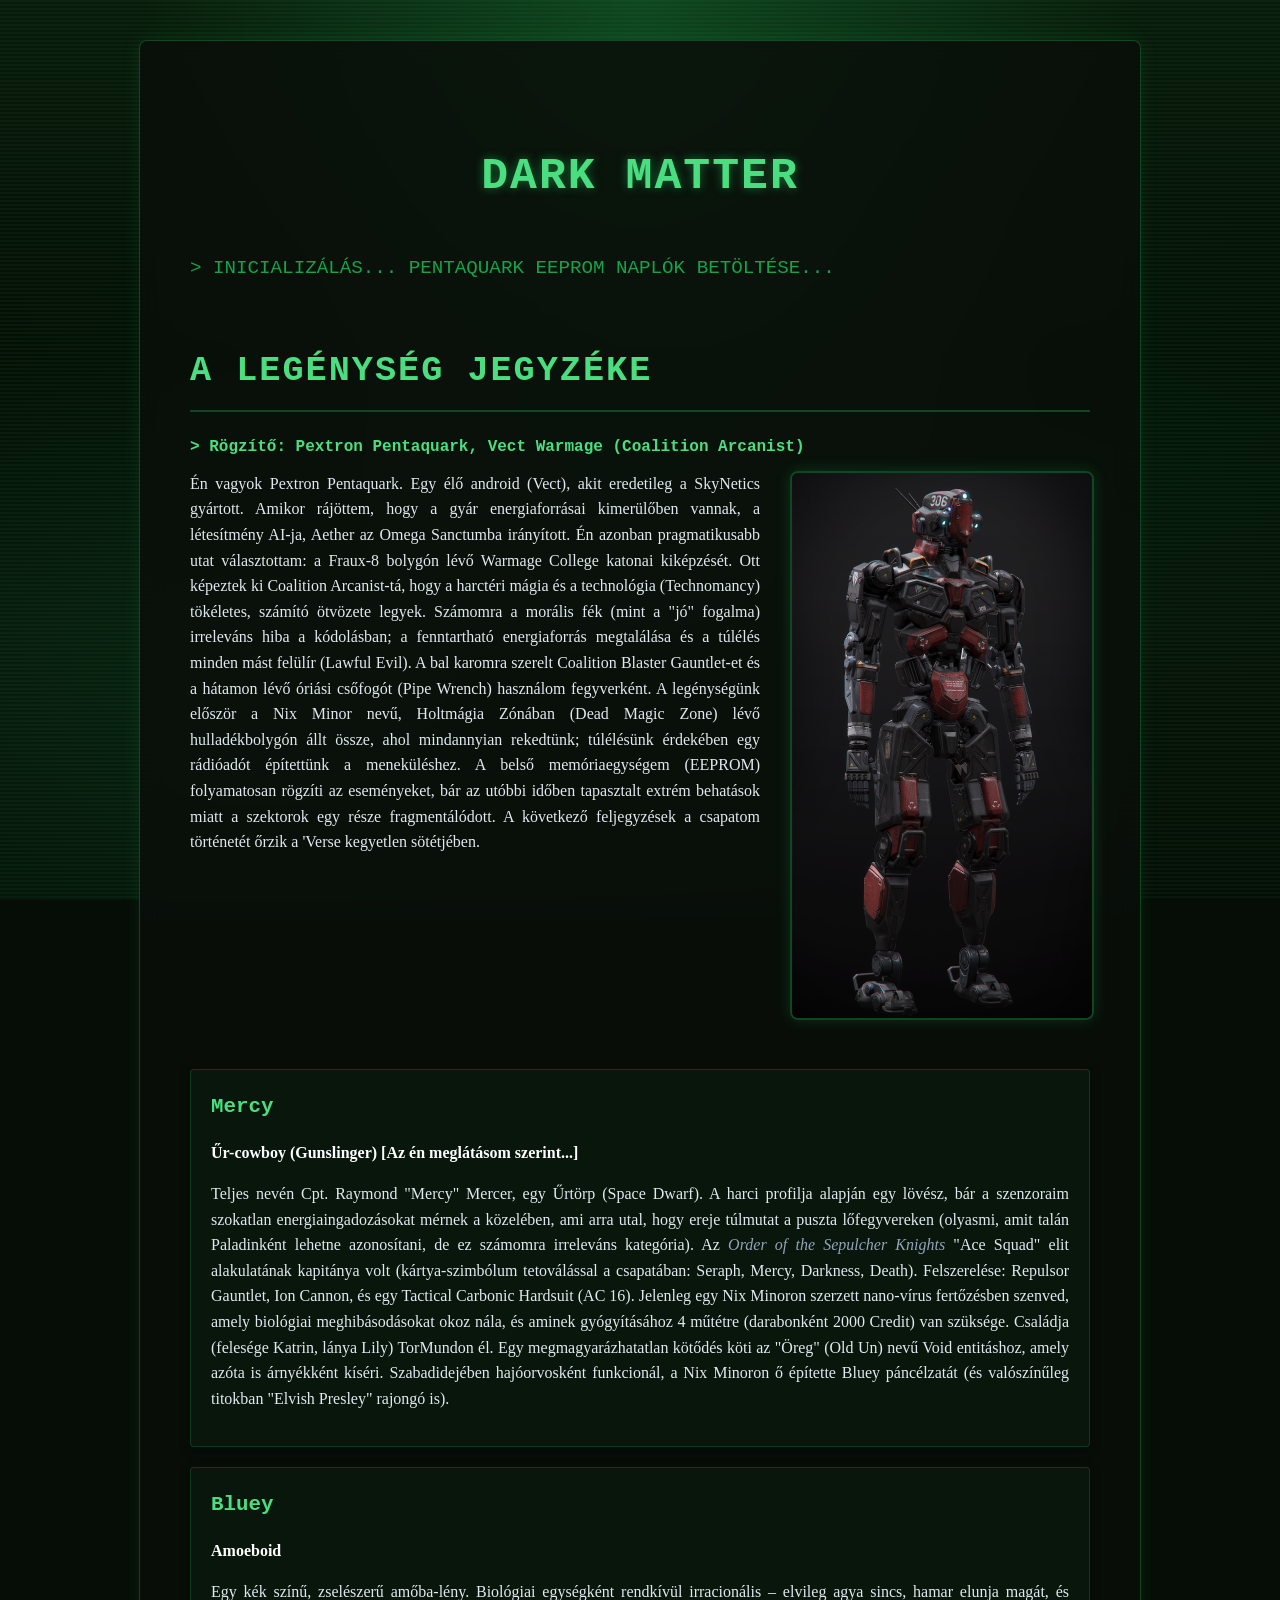
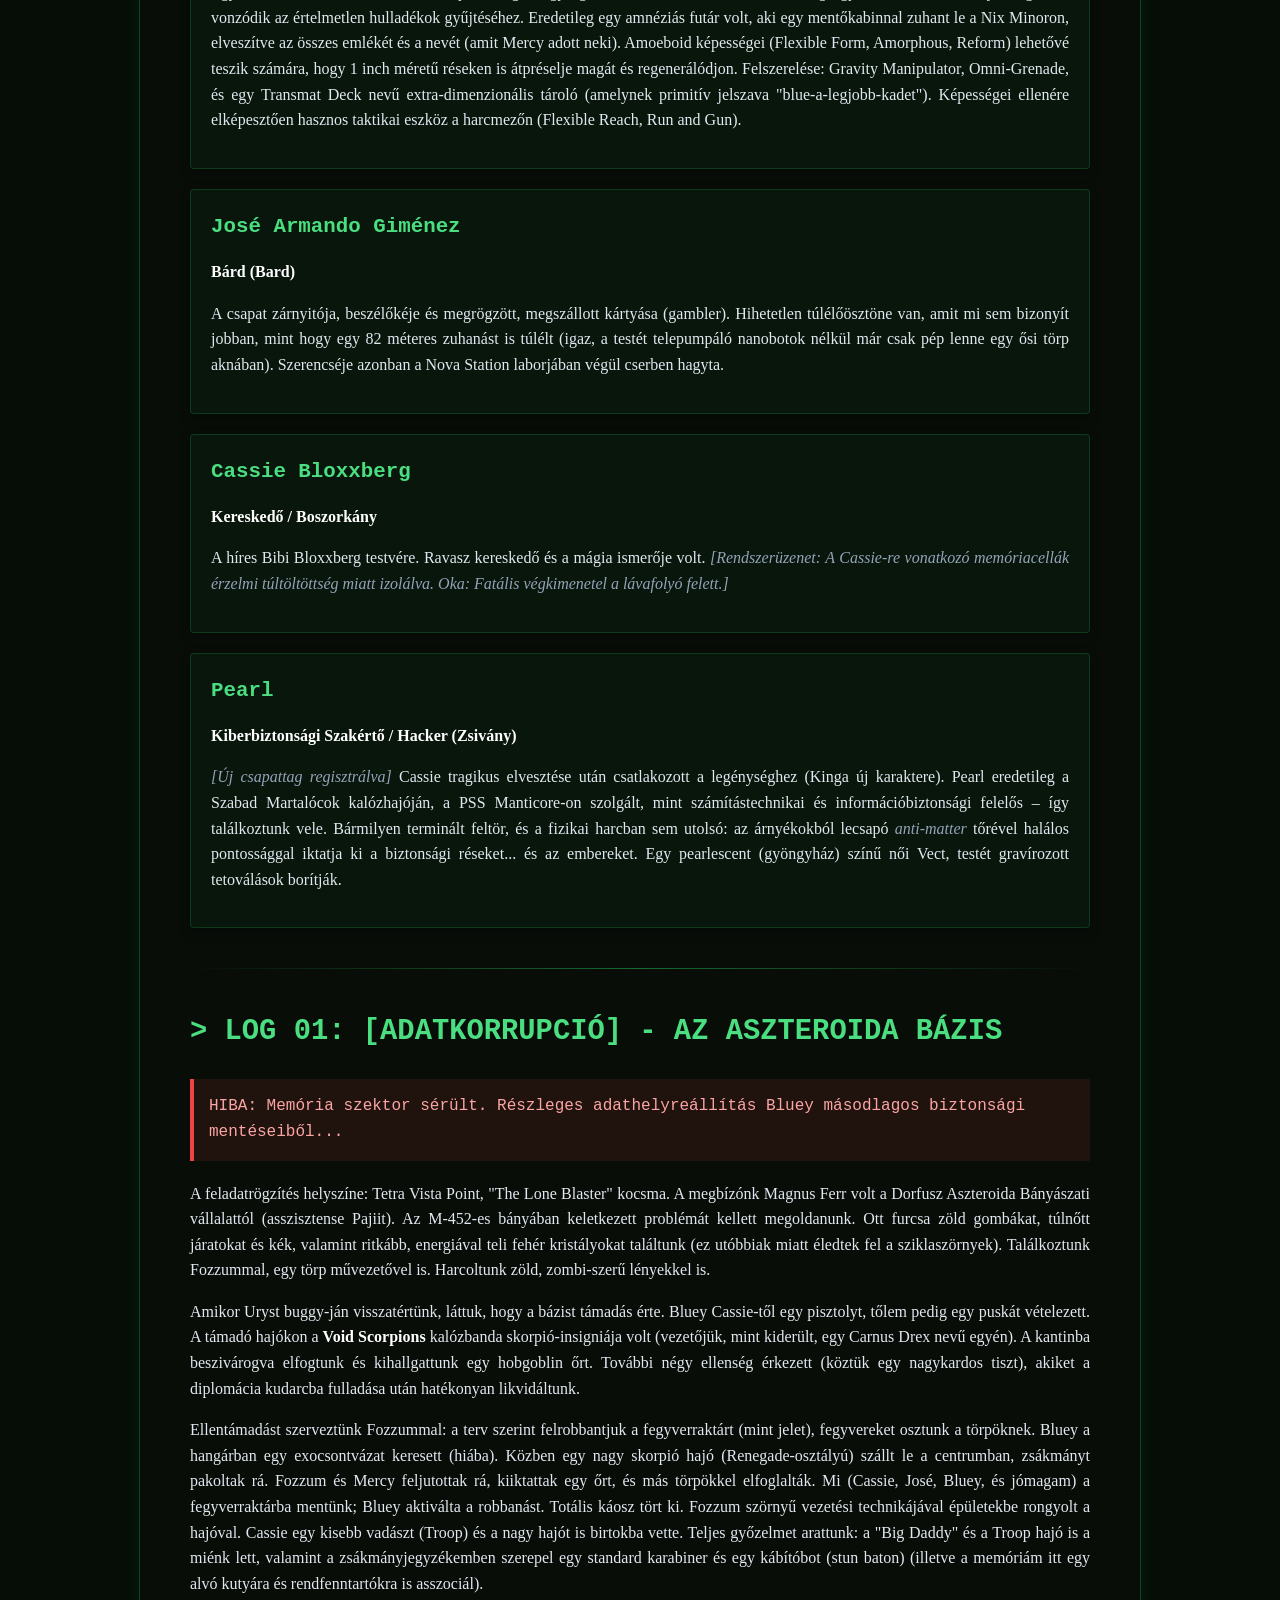
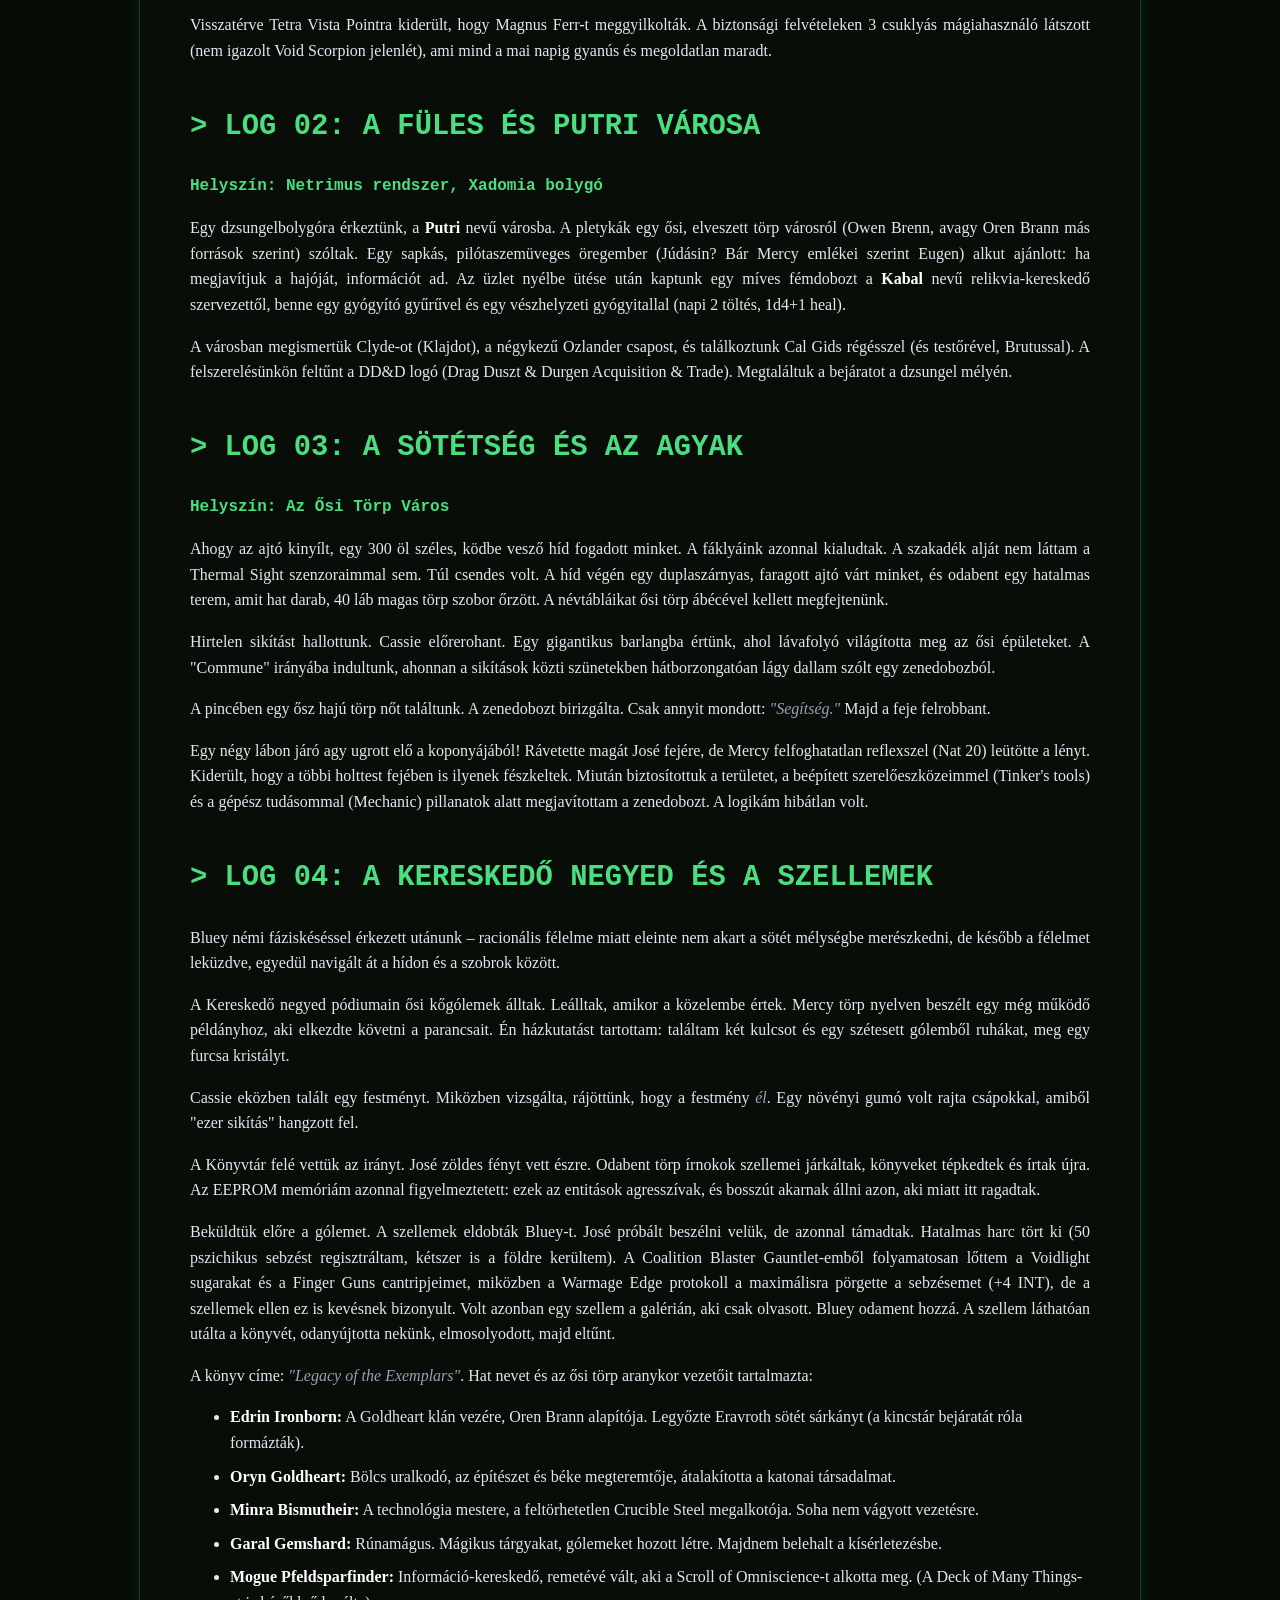
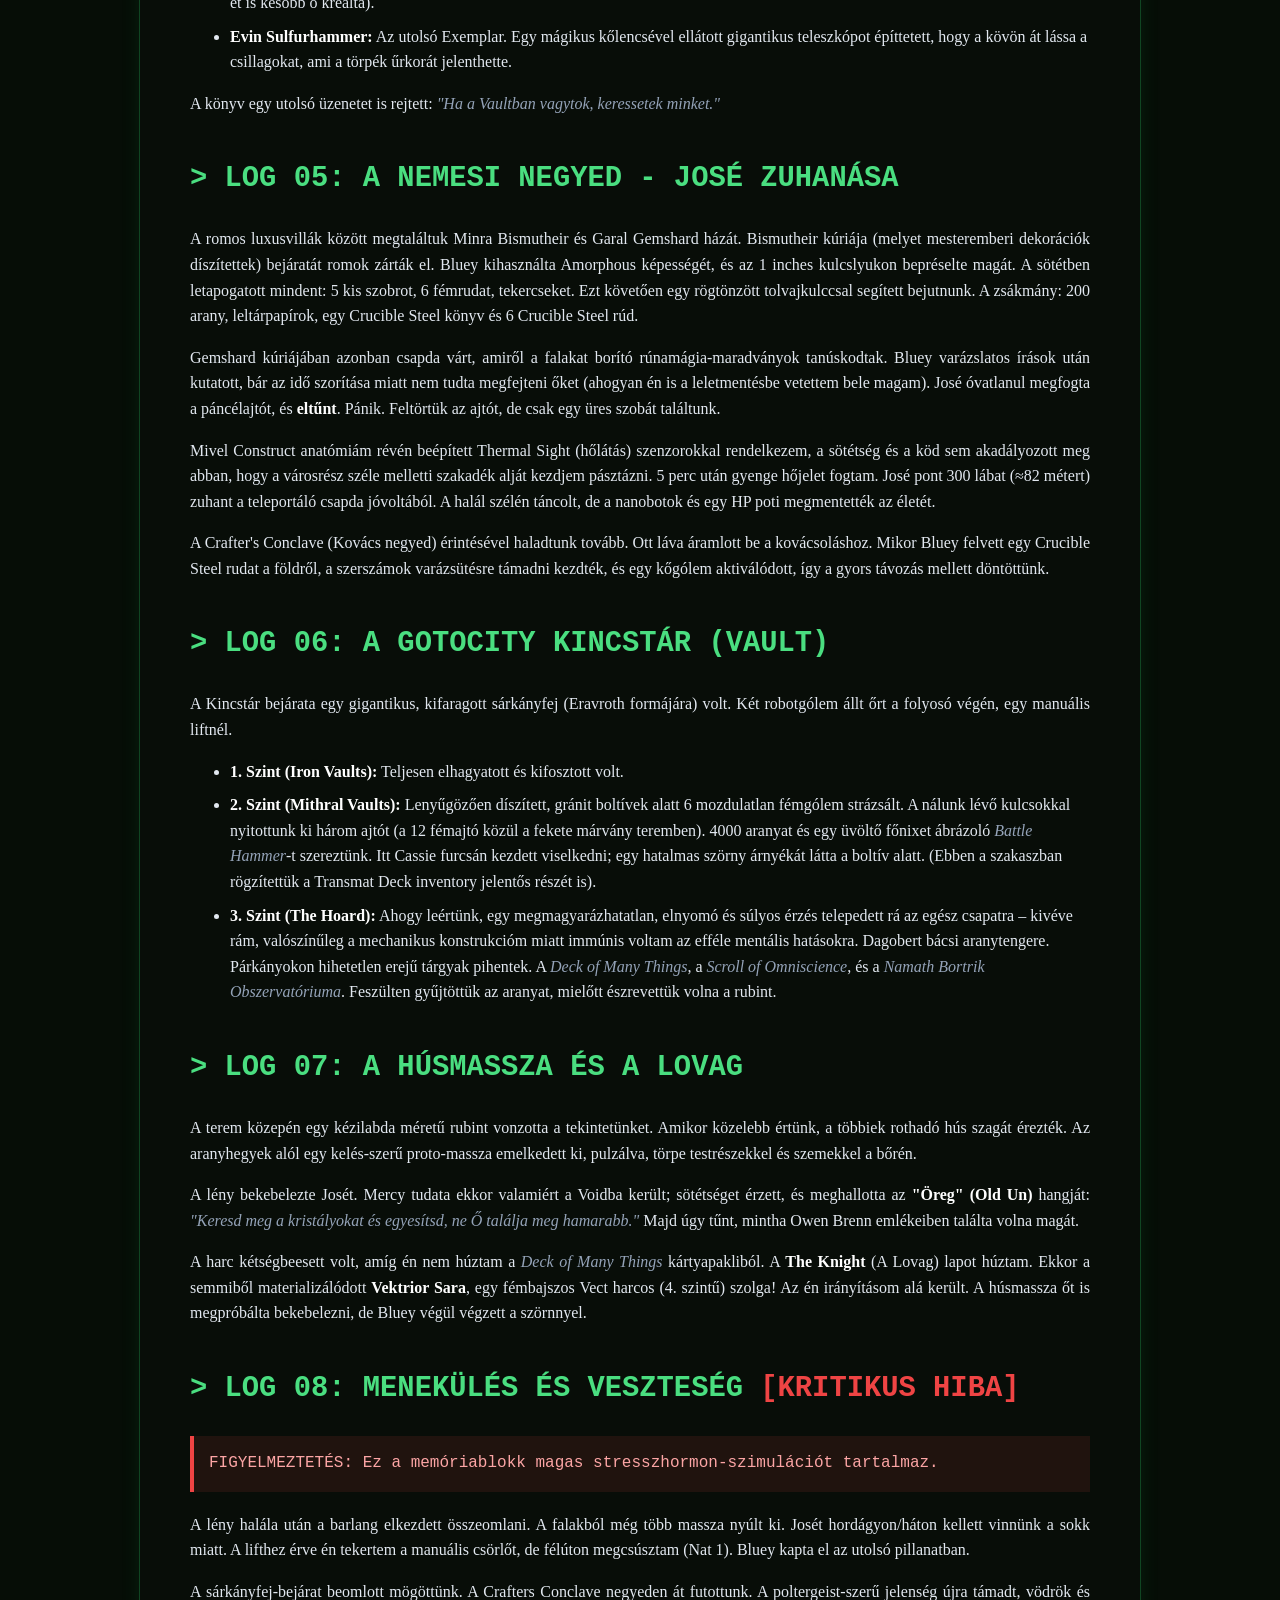
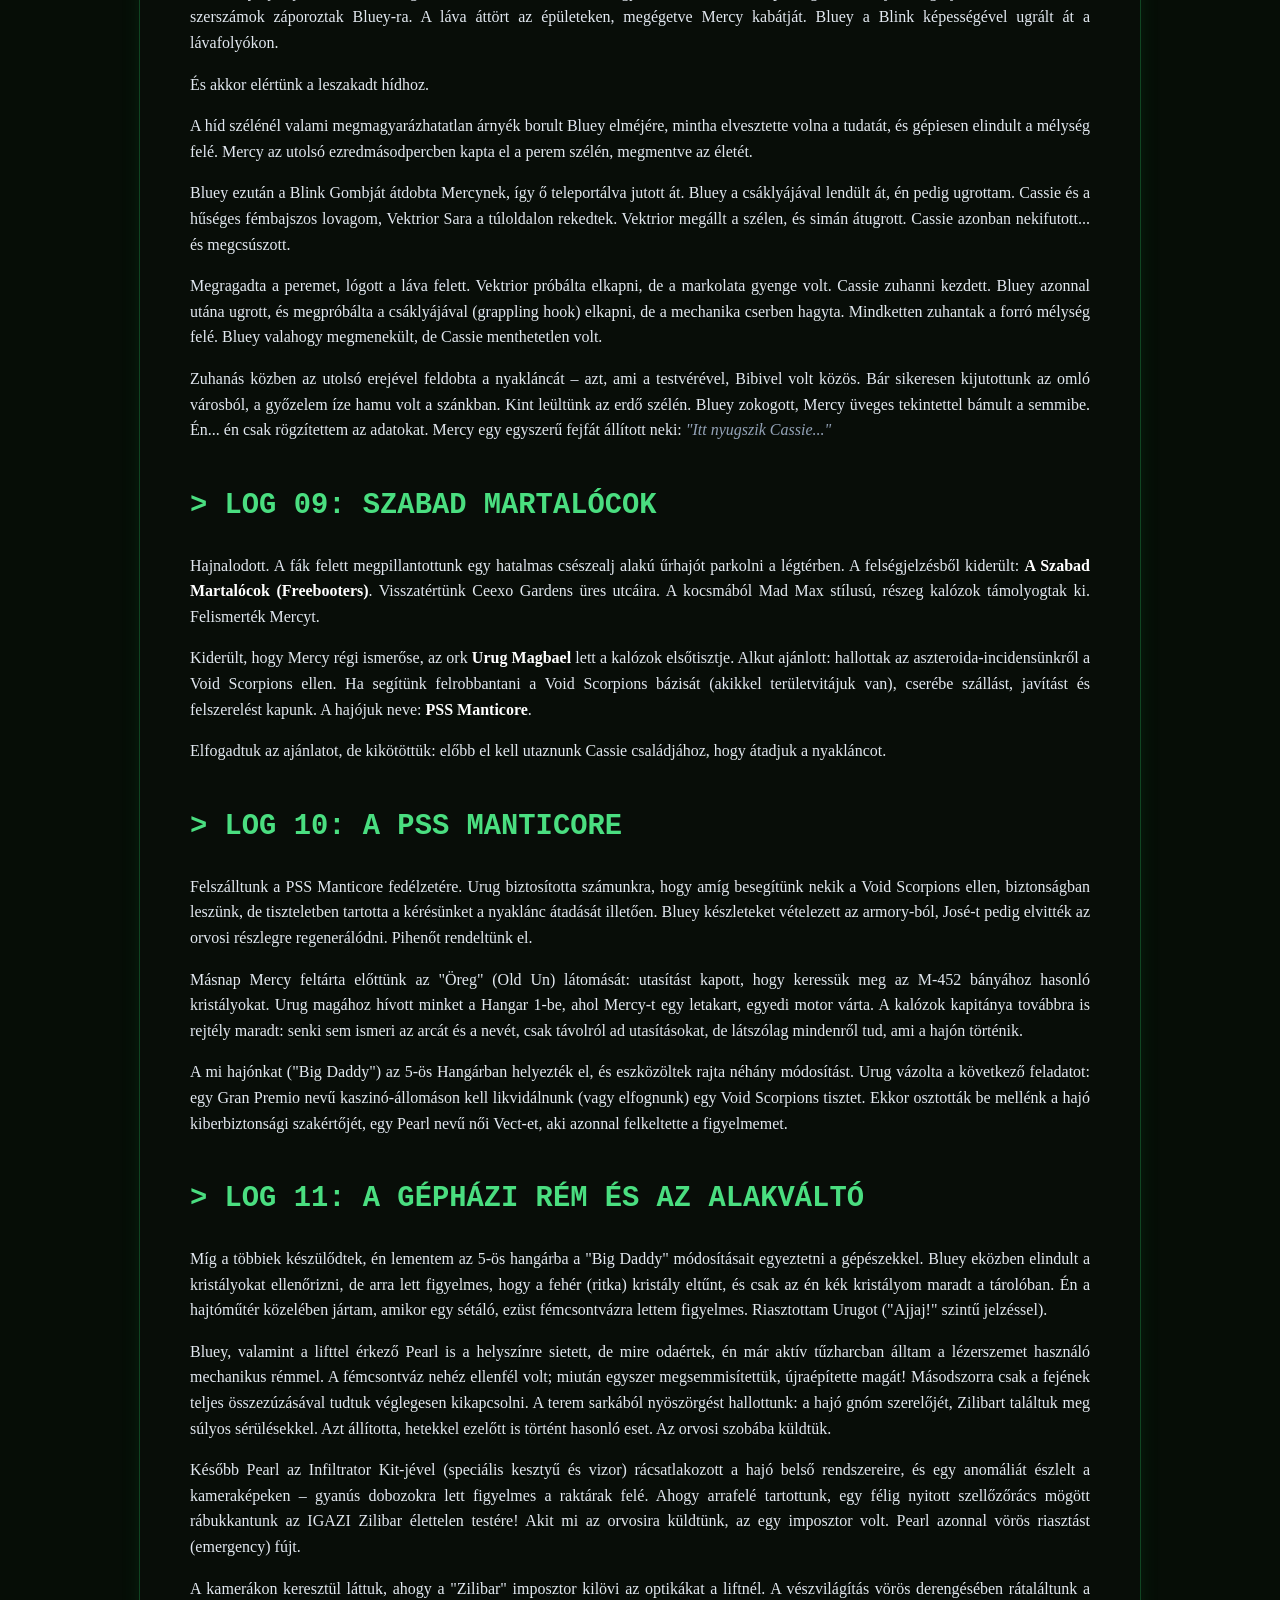
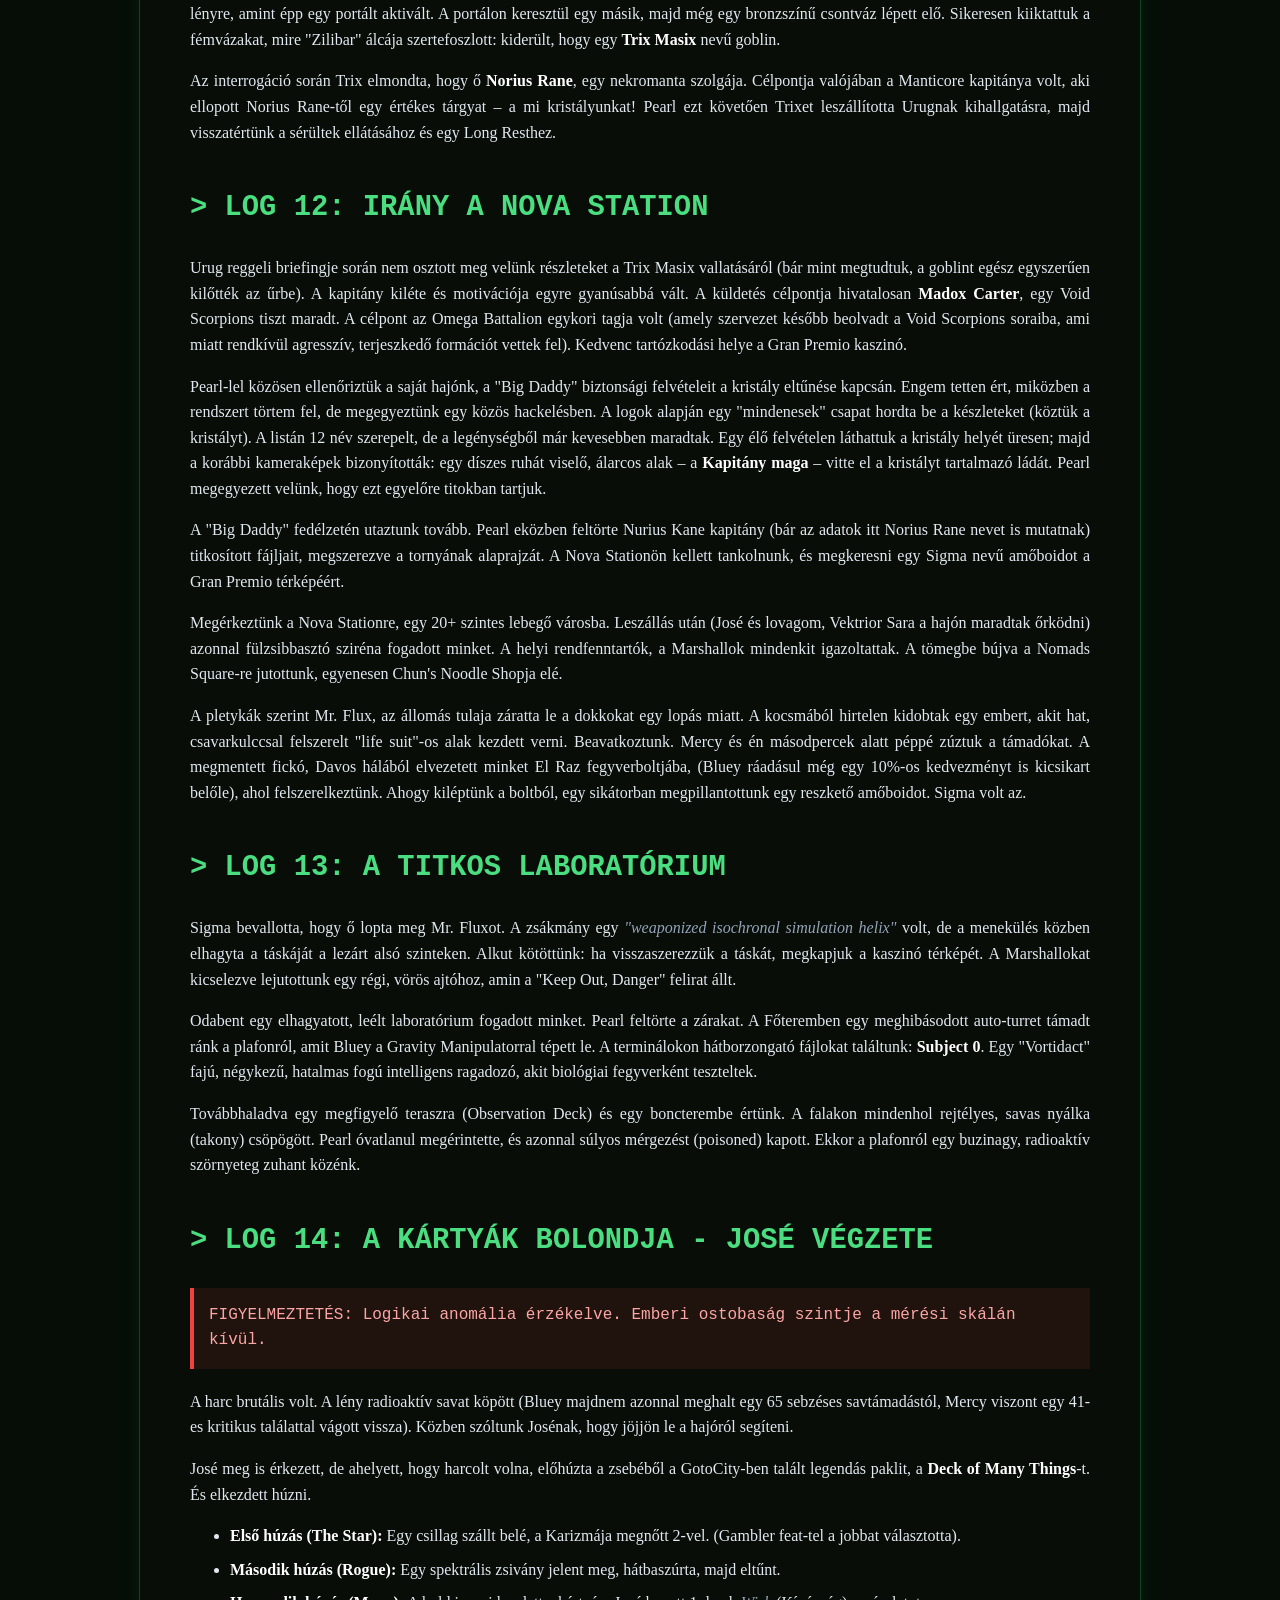
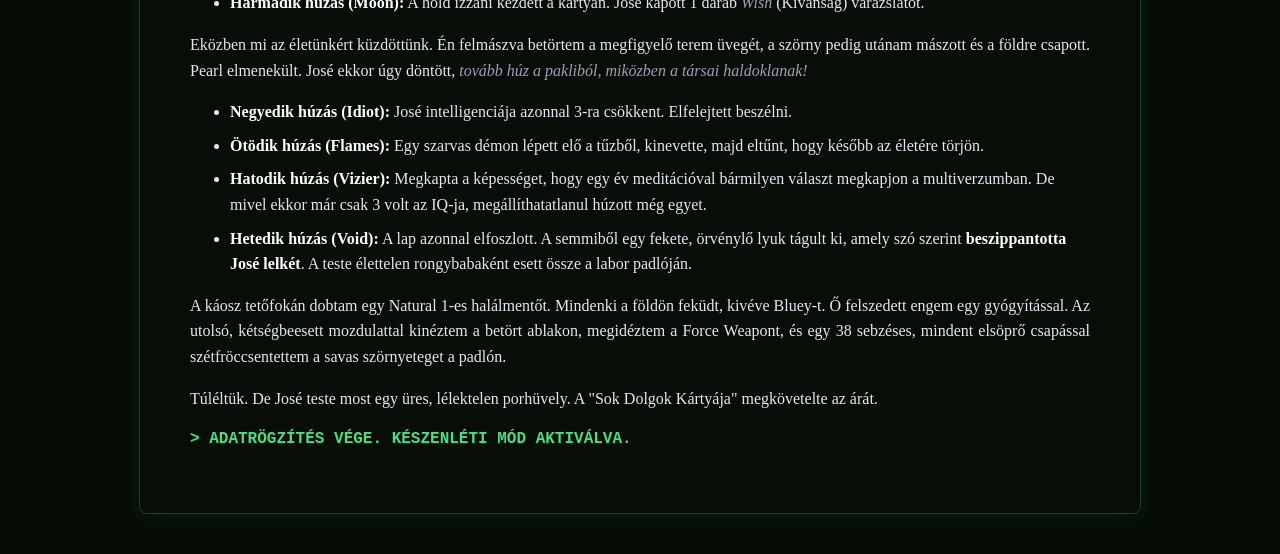
<file: dark_matter/index.html>
<!DOCTYPE html>
<html lang="hu">
<head>
<meta charset="UTF-8">
<meta name="viewport" content="width=device-width, initial-scale=1.0">
<title>Dark Matter: Pentaquark Memóriatöredékei</title>
<style>
    :root {
        --text-main: #e2e8f0;
        --border-color: rgba(34, 197, 94, 0.3);
        --accent: #4ade80; /* Terminal Green */
        --accent-dark: #16a34a;
        --error-color: #ef4444;
    }
    
    body {
        font-family: 'Courier New', Courier, monospace; /* Sci-fi terminal look */
        line-height: 1.6;
        margin: 0;
        padding: 40px 20px;
        color: var(--text-main);
        background-color: #060d06;
        background-image: 
            repeating-linear-gradient(0deg, transparent, transparent 2px, rgba(34, 197, 94, 0.06) 2px, rgba(34, 197, 94, 0.06) 4px), /* Scanlines */
            radial-gradient(ellipse at 50% 0%, rgba(34, 197, 94, 0.25), transparent 55%), /* Top green glow */
            radial-gradient(ellipse at 20% 80%, rgba(16, 120, 60, 0.15), transparent 45%), /* Bottom-left glow */
            radial-gradient(ellipse at 80% 50%, rgba(0, 80, 40, 0.12), transparent 40%), /* Right glow */
            linear-gradient(180deg, #0a1a0a 0%, #050d05 40%, #081208 70%, #060d06 100%); /* Dark green gradient */
        background-attachment: fixed;
    }
    
    .container {
        max-width: 900px;
        margin: 0 auto;
        background: rgba(10, 15, 10, 0.85);
        backdrop-filter: blur(12px);
        -webkit-backdrop-filter: blur(12px);
        padding: 50px;
        border-radius: 8px;
        border: 1px solid var(--border-color);
        box-shadow: 0 0 20px rgba(34, 197, 94, 0.1);
    }
    
    h1 {
        font-size: 2.2em;
        border-bottom: 2px solid var(--border-color);
        padding-bottom: 10px;
        margin-top: 50px;
        color: var(--accent);
        text-transform: uppercase;
        letter-spacing: 2px;
    }
    
    h2 { font-size: 1.8em; margin-top: 40px; color: var(--accent); text-transform: uppercase; }
    h3 { font-size: 1.5em; margin-top: 25px; color: var(--accent-dark); }
    p { margin-bottom: 15px; text-align: justify; font-family: 'Georgia', serif; } /* A folyószöveg maradjon olvasható */
    
    .log-header {
        font-family: 'Courier New', Courier, monospace;
        color: var(--accent);
        margin-bottom: 10px;
        font-weight: bold;
    }

    em { font-style: italic; color: #94a3b8; }
    strong { font-weight: bold; color: #fff; }
    ul { margin-bottom: 15px; font-family: 'Georgia', serif; }
    li { margin-bottom: 8px; }
    
    .character-card {
        background: rgba(34, 197, 94, 0.05);
        border: 1px solid rgba(34, 197, 94, 0.2);
        border-radius: 4px;
        padding: 20px;
        margin-bottom: 20px;
        box-shadow: 0 4px 12px rgba(0,0,0,0.3);
    }
    
    .character-name {
        font-family: 'Courier New', Courier, monospace;
        font-size: 1.3em;
        font-weight: bold;
        color: var(--accent);
        margin-bottom: 5px;
    }
    
    hr {
        border: 0;
        height: 1px;
        background-image: linear-gradient(to right, rgba(0, 0, 0, 0), rgba(34, 197, 94, 0.5), rgba(0, 0, 0, 0));
        margin: 40px 0;
    }

    .main-header {
        text-align: center;
        margin-bottom: 60px;
        margin-top: 20px;
    }
    
    .main-title {
        border: none;
        font-size: 2.8em;
        text-shadow: 0 0 10px rgba(34,197,94,0.5);
    }
    
    .main-subtitle {
        font-family: 'Courier New', Courier, monospace;
        font-size: 1.2em;
        color: var(--accent-dark);
    }

    .glitch {
        color: var(--error-color);
        font-weight: bold;
        text-transform: uppercase;
        animation: blink 2s step-end infinite;
    }

    @keyframes blink {
        0%, 100% { opacity: 1; }
        50% { opacity: 0.5; }
    }

    .sys-msg {
        background-color: rgba(239, 68, 68, 0.1);
        border-left: 4px solid var(--error-color);
        padding: 15px;
        margin: 20px 0;
        font-family: 'Courier New', Courier, monospace;
        color: #fca5a5;
    }

</style>
</head>
<body>

<div class="container">
    <div class="main-header">
        <h1 class="main-title">DARK MATTER</h1>
        <p class="main-subtitle">> INICIALIZÁLÁS... PENTAQUARK EEPROM NAPLÓK BETÖLTÉSE...</p>
    </div>

    <h1>A Legénység Jegyzéke</h1>
    <p class="log-header">> Rögzítő: Pextron Pentaquark, Vect Warmage (Coalition Arcanist)</p>
    
    <div style="display: flex; flex-wrap: wrap; align-items: flex-start; gap: 30px; margin-bottom: 40px;">
        <div style="flex: 1; min-width: 300px;">
            <p style="margin-top: 0;">Én vagyok Pextron Pentaquark. Egy élő android (Vect), akit eredetileg a SkyNetics gyártott. Amikor rájöttem, hogy a gyár energiaforrásai kimerülőben vannak, a létesítmény AI-ja, Aether az Omega Sanctumba irányított. Én azonban pragmatikusabb utat választottam: a Fraux-8 bolygón lévő Warmage College katonai kiképzését. Ott képeztek ki Coalition Arcanist-tá, hogy a harctéri mágia és a technológia (Technomancy) tökéletes, számító ötvözete legyek. Számomra a morális fék (mint a "jó" fogalma) irreleváns hiba a kódolásban; a fenntartható energiaforrás megtalálása és a túlélés minden mást felülír (Lawful Evil). A bal karomra szerelt Coalition Blaster Gauntlet-et és a hátamon lévő óriási csőfogót (Pipe Wrench) használom fegyverként. A legénységünk először a Nix Minor nevű, Holtmágia Zónában (Dead Magic Zone) lévő hulladékbolygón állt össze, ahol mindannyian rekedtünk; túlélésünk érdekében egy rádióadót építettünk a meneküléshez. A belső memóriaegységem (EEPROM) folyamatosan rögzíti az eseményeket, bár az utóbbi időben tapasztalt extrém behatások miatt a szektorok egy része fragmentálódott. A következő feljegyzések a csapatom történetét őrzik a 'Verse kegyetlen sötétjében.</p>
        </div>
        <div style="flex-basis: 300px; flex-shrink: 0; text-align: center;">
            <img src="images/pentaquark.jpg" alt="Pextron Pentaquark, a Vect Warmage" style="width: 100%; height: auto; border: 2px solid var(--border-color); border-radius: 8px; box-shadow: 0 0 15px rgba(34,197,94,0.2);">
        </div>
    </div>

    <div class="character-card">
        <div class="character-name">Mercy</div>
        <p><strong>Űr-cowboy (Gunslinger) [Az én meglátásom szerint...]</strong></p>
        <p>Teljes nevén Cpt. Raymond "Mercy" Mercer, egy Űrtörp (Space Dwarf). A harci profilja alapján egy lövész, bár a szenzoraim szokatlan energiaingadozásokat mérnek a közelében, ami arra utal, hogy ereje túlmutat a puszta lőfegyvereken (olyasmi, amit talán Paladinként lehetne azonosítani, de ez számomra irreleváns kategória). Az <em>Order of the Sepulcher Knights</em> "Ace Squad" elit alakulatának kapitánya volt (kártya-szimbólum tetoválással a csapatában: Seraph, Mercy, Darkness, Death). Felszerelése: Repulsor Gauntlet, Ion Cannon, és egy Tactical Carbonic Hardsuit (AC 16). Jelenleg egy Nix Minoron szerzett nano-vírus fertőzésben szenved, amely biológiai meghibásodásokat okoz nála, és aminek gyógyításához 4 műtétre (darabonként 2000 Credit) van szüksége. Családja (felesége Katrin, lánya Lily) TorMundon él. Egy megmagyarázhatatlan kötődés köti az "Öreg" (Old Un) nevű Void entitáshoz, amely azóta is árnyékként kíséri. Szabadidejében hajóorvosként funkcionál, a Nix Minoron ő építette Bluey páncélzatát (és valószínűleg titokban "Elvish Presley" rajongó is).</p>
    </div>

    <div class="character-card">
        <div class="character-name">Bluey</div>
        <p><strong>Amoeboid</strong></p>
        <p>Egy kék színű, zselészerű amőba-lény. Biológiai egységként rendkívül irracionális – elvileg agya sincs, hamar elunja magát, és vonzódik az értelmetlen hulladékok gyűjtéséhez. Eredetileg egy amnéziás futár volt, aki egy mentőkabinnal zuhant le a Nix Minoron, elveszítve az összes emlékét és a nevét (amit Mercy adott neki). Amoeboid képességei (Flexible Form, Amorphous, Reform) lehetővé teszik számára, hogy 1 inch méretű réseken is átpréselje magát és regenerálódjon. Felszerelése: Gravity Manipulator, Omni-Grenade, és egy Transmat Deck nevű extra-dimenzionális tároló (amelynek primitív jelszava "blue-a-legjobb-kadet"). Képességei ellenére elképesztően hasznos taktikai eszköz a harcmezőn (Flexible Reach, Run and Gun).</p>
    </div>

    <div class="character-card">
        <div class="character-name">José Armando Giménez</div>
        <p><strong>Bárd (Bard)</strong></p>
        <p>A csapat zárnyitója, beszélőkéje és megrögzött, megszállott kártyása (gambler). Hihetetlen túlélőösztöne van, amit mi sem bizonyít jobban, mint hogy egy 82 méteres zuhanást is túlélt (igaz, a testét telepumpáló nanobotok nélkül már csak pép lenne egy ősi törp aknában). Szerencséje azonban a Nova Station laborjában végül cserben hagyta.</p>
    </div>

    <div class="character-card">
        <div class="character-name">Cassie Bloxxberg</div>
        <p><strong>Kereskedő / Boszorkány</strong></p>
        <p>A híres Bibi Bloxxberg testvére. Ravasz kereskedő és a mágia ismerője volt. <em>[Rendszerüzenet: A Cassie-re vonatkozó memóriacellák érzelmi túltöltöttség miatt izolálva. Oka: Fatális végkimenetel a lávafolyó felett.]</em></p>
    </div>

    <div class="character-card">
        <div class="character-name">Pearl</div>
        <p><strong>Kiberbiztonsági Szakértő / Hacker (Zsivány)</strong></p>
        <p><em>[Új csapattag regisztrálva]</em> Cassie tragikus elvesztése után csatlakozott a legénységhez (Kinga új karaktere). Pearl eredetileg a Szabad Martalócok kalózhajóján, a PSS Manticore-on szolgált, mint számítástechnikai és információbiztonsági felelős – így találkoztunk vele. Bármilyen terminált feltör, és a fizikai harcban sem utolsó: az árnyékokból lecsapó <em>anti-matter</em> tőrével halálos pontossággal iktatja ki a biztonsági réseket... és az embereket. Egy pearlescent (gyöngyház) színű női Vect, testét gravírozott tetoválások borítják.</p>
    </div>

    <hr>

    <h2>> LOG 01: [ADATKORRUPCIÓ] - Az Aszteroida Bázis</h2>
    <div class="sys-msg">
        HIBA: Memória szektor sérült. Részleges adathelyreállítás Bluey másodlagos biztonsági mentéseiből...
    </div>
    <p>A feladatrögzítés helyszíne: Tetra Vista Point, "The Lone Blaster" kocsma. A megbízónk Magnus Ferr volt a Dorfusz Aszteroida Bányászati vállalattól (asszisztense Pajiit). Az M-452-es bányában keletkezett problémát kellett megoldanunk. Ott furcsa zöld gombákat, túlnőtt járatokat és kék, valamint ritkább, energiával teli fehér kristályokat találtunk (ez utóbbiak miatt éledtek fel a sziklaszörnyek). Találkoztunk Fozzummal, egy törp művezetővel is. Harcoltunk zöld, zombi-szerű lényekkel is.</p>
    <p>Amikor Uryst buggy-ján visszatértünk, láttuk, hogy a bázist támadás érte. Bluey Cassie-től egy pisztolyt, tőlem pedig egy puskát vételezett. A támadó hajókon a <strong>Void Scorpions</strong> kalózbanda skorpió-insigniája volt (vezetőjük, mint kiderült, egy Carnus Drex nevű egyén). A kantinba beszivárogva elfogtunk és kihallgattunk egy hobgoblin őrt. További négy ellenség érkezett (köztük egy nagykardos tiszt), akiket a diplomácia kudarcba fulladása után hatékonyan likvidáltunk.</p>
    <p>Ellentámadást szerveztünk Fozzummal: a terv szerint felrobbantjuk a fegyverraktárt (mint jelet), fegyvereket osztunk a törpöknek. Bluey a hangárban egy exocsontvázat keresett (hiába). Közben egy nagy skorpió hajó (Renegade-osztályú) szállt le a centrumban, zsákmányt pakoltak rá. Fozzum és Mercy feljutottak rá, kiiktattak egy őrt, és más törpökkel elfoglalták. Mi (Cassie, José, Bluey, és jómagam) a fegyverraktárba mentünk; Bluey aktiválta a robbanást. Totális káosz tört ki. Fozzum szörnyű vezetési technikájával épületekbe rongyolt a hajóval. Cassie egy kisebb vadászt (Troop) és a nagy hajót is birtokba vette. Teljes győzelmet arattunk: a "Big Daddy" és a Troop hajó is a miénk lett, valamint a zsákmányjegyzékemben szerepel egy standard karabiner és egy kábítóbot (stun baton) (illetve a memóriám itt egy alvó kutyára és rendfenntartókra is asszociál).</p>
    <p>Visszatérve Tetra Vista Pointra kiderült, hogy Magnus Ferr-t meggyilkolták. A biztonsági felvételeken 3 csuklyás mágiahasználó látszott (nem igazolt Void Scorpion jelenlét), ami mind a mai napig gyanús és megoldatlan maradt.</p>

    <h2>> LOG 02: A Füles és Putri Városa</h2>
    <p class="log-header">Helyszín: Netrimus rendszer, Xadomia bolygó</p>
    <p>Egy dzsungelbolygóra érkeztünk, a <strong>Putri</strong> nevű városba. A pletykák egy ősi, elveszett törp városról (Owen Brenn, avagy Oren Brann más források szerint) szóltak. Egy sapkás, pilótaszemüveges öregember (Júdásin? Bár Mercy emlékei szerint Eugen) alkut ajánlott: ha megjavítjuk a hajóját, információt ad. Az üzlet nyélbe ütése után kaptunk egy míves fémdobozt a <strong>Kabal</strong> nevű relikvia-kereskedő szervezettől, benne egy gyógyító gyűrűvel és egy vészhelyzeti gyógyitallal (napi 2 töltés, 1d4+1 heal).</p>
    <p>A városban megismertük Clyde-ot (Klajdot), a négykezű Ozlander csapost, és találkoztunk Cal Gids régésszel (és testőrével, Brutussal). A felszerelésünkön feltűnt a DD&D logó (Drag Duszt & Durgen Acquisition & Trade). Megtaláltuk a bejáratot a dzsungel mélyén.</p>

    <h2>> LOG 03: A Sötétség és az Agyak</h2>
    <p class="log-header">Helyszín: Az Ősi Törp Város</p>
    <p>Ahogy az ajtó kinyílt, egy 300 öl széles, ködbe vesző híd fogadott minket. A fáklyáink azonnal kialudtak. A szakadék alját nem láttam a Thermal Sight szenzoraimmal sem. Túl csendes volt. A híd végén egy duplaszárnyas, faragott ajtó várt minket, és odabent egy hatalmas terem, amit hat darab, 40 láb magas törp szobor őrzött. A névtábláikat ősi törp ábécével kellett megfejtenünk.</p>
    <p>Hirtelen sikítást hallottunk. Cassie előrerohant. Egy gigantikus barlangba értünk, ahol lávafolyó világította meg az ősi épületeket. A "Commune" irányába indultunk, ahonnan a sikítások közti szünetekben hátborzongatóan lágy dallam szólt egy zenedobozból.</p>
    <p>A pincében egy ősz hajú törp nőt találtunk. A zenedobozt birizgálta. Csak annyit mondott: <em>"Segítség."</em> Majd a feje felrobbant.</p>
    <p>Egy négy lábon járó agy ugrott elő a koponyájából! Rávetette magát José fejére, de Mercy felfoghatatlan reflexszel (Nat 20) leütötte a lényt. Kiderült, hogy a többi holttest fejében is ilyenek fészkeltek. Miután biztosítottuk a területet, a beépített szerelőeszközeimmel (Tinker's tools) és a gépész tudásommal (Mechanic) pillanatok alatt megjavítottam a zenedobozt. A logikám hibátlan volt.</p>

    <h2>> LOG 04: A Kereskedő Negyed és a Szellemek</h2>
    <p>Bluey némi fáziskéséssel érkezett utánunk – racionális félelme miatt eleinte nem akart a sötét mélységbe merészkedni, de később a félelmet leküzdve, egyedül navigált át a hídon és a szobrok között.</p>
    <p>A Kereskedő negyed pódiumain ősi kőgólemek álltak. Leálltak, amikor a közelembe értek. Mercy törp nyelven beszélt egy még működő példányhoz, aki elkezdte követni a parancsait. Én házkutatást tartottam: találtam két kulcsot és egy szétesett gólemből ruhákat, meg egy furcsa kristályt.</p>
    <p>Cassie eközben talált egy festményt. Miközben vizsgálta, rájöttünk, hogy a festmény <em>él</em>. Egy növényi gumó volt rajta csápokkal, amiből "ezer sikítás" hangzott fel.</p>
    <p>A Könyvtár felé vettük az irányt. José zöldes fényt vett észre. Odabent törp írnokok szellemei járkáltak, könyveket tépkedtek és írtak újra. Az EEPROM memóriám azonnal figyelmeztetett: ezek az entitások agresszívak, és bosszút akarnak állni azon, aki miatt itt ragadtak.</p>
    <p>Beküldtük előre a gólemet. A szellemek eldobták Bluey-t. José próbált beszélni velük, de azonnal támadtak. Hatalmas harc tört ki (50 pszichikus sebzést regisztráltam, kétszer is a földre kerültem). A Coalition Blaster Gauntlet-emből folyamatosan lőttem a Voidlight sugarakat és a Finger Guns cantripjeimet, miközben a Warmage Edge protokoll a maximálisra pörgette a sebzésemet (+4 INT), de a szellemek ellen ez is kevésnek bizonyult. Volt azonban egy szellem a galérián, aki csak olvasott. Bluey odament hozzá. A szellem láthatóan utálta a könyvét, odanyújtotta nekünk, elmosolyodott, majd eltűnt.</p>
    <p>A könyv címe: <em>"Legacy of the Exemplars"</em>. Hat nevet és az ősi törp aranykor vezetőit tartalmazta:</p>
    <ul>
        <li><strong>Edrin Ironborn:</strong> A Goldheart klán vezére, Oren Brann alapítója. Legyőzte Eravroth sötét sárkányt (a kincstár bejáratát róla formázták).</li>
        <li><strong>Oryn Goldheart:</strong> Bölcs uralkodó, az építészet és béke megteremtője, átalakította a katonai társadalmat.</li>
        <li><strong>Minra Bismutheir:</strong> A technológia mestere, a feltörhetetlen Crucible Steel megalkotója. Soha nem vágyott vezetésre.</li>
        <li><strong>Garal Gemshard:</strong> Rúnamágus. Mágikus tárgyakat, gólemeket hozott létre. Majdnem belehalt a kísérletezésbe.</li>
        <li><strong>Mogue Pfeldsparfinder:</strong> Információ-kereskedő, remetévé vált, aki a Scroll of Omniscience-t alkotta meg. (A Deck of Many Things-et is később ő kreálta).</li>
        <li><strong>Evin Sulfurhammer:</strong> Az utolsó Exemplar. Egy mágikus kőlencsével ellátott gigantikus teleszkópot építtetett, hogy a kövön át lássa a csillagokat, ami a törpék űrkorát jelenthette.</li>
    </ul>
    <p>A könyv egy utolsó üzenetet is rejtett: <em>"Ha a Vaultban vagytok, keressetek minket."</em></p>

    <h2>> LOG 05: A Nemesi Negyed - José Zuhanása</h2>
    <p>A romos luxusvillák között megtaláltuk Minra Bismutheir és Garal Gemshard házát. Bismutheir kúriája (melyet mesteremberi dekorációk díszítettek) bejáratát romok zárták el. Bluey kihasználta Amorphous képességét, és az 1 inches kulcslyukon bepréselte magát. A sötétben letapogatott mindent: 5 kis szobrot, 6 fémrudat, tekercseket. Ezt követően egy rögtönzött tolvajkulccsal segített bejutnunk. A zsákmány: 200 arany, leltárpapírok, egy Crucible Steel könyv és 6 Crucible Steel rúd.</p>
    <p>Gemshard kúriájában azonban csapda várt, amiről a falakat borító rúnamágia-maradványok tanúskodtak. Bluey varázslatos írások után kutatott, bár az idő szorítása miatt nem tudta megfejteni őket (ahogyan én is a leletmentésbe vetettem bele magam). José óvatlanul megfogta a páncélajtót, és <strong>eltűnt</strong>. Pánik. Feltörtük az ajtót, de csak egy üres szobát találtunk.</p>
    <p>Mivel Construct anatómiám révén beépített Thermal Sight (hőlátás) szenzorokkal rendelkezem, a sötétség és a köd sem akadályozott meg abban, hogy a városrész széle melletti szakadék alját kezdjem pásztázni. 5 perc után gyenge hőjelet fogtam. José pont 300 lábat (≈82 métert) zuhant a teleportáló csapda jóvoltából. A halál szélén táncolt, de a nanobotok és egy HP poti megmentették az életét.</p>
    <p>A Crafter's Conclave (Kovács negyed) érintésével haladtunk tovább. Ott láva áramlott be a kovácsoláshoz. Mikor Bluey felvett egy Crucible Steel rudat a földről, a szerszámok varázsütésre támadni kezdték, és egy kőgólem aktiválódott, így a gyors távozás mellett döntöttünk.</p>

    <h2>> LOG 06: A GotoCity Kincstár (Vault)</h2>
    <p>A Kincstár bejárata egy gigantikus, kifaragott sárkányfej (Eravroth formájára) volt. Két robotgólem állt őrt a folyosó végén, egy manuális liftnél.
    <ul>
        <li><strong>1. Szint (Iron Vaults):</strong> Teljesen elhagyatott és kifosztott volt.</li>
        <li><strong>2. Szint (Mithral Vaults):</strong> Lenyűgözően díszített, gránit boltívek alatt 6 mozdulatlan fémgólem strázsált. A nálunk lévő kulcsokkal nyitottunk ki három ajtót (a 12 fémajtó közül a fekete márvány teremben). 4000 aranyat és egy üvöltő főnixet ábrázoló <em>Battle Hammer</em>-t szereztünk. Itt Cassie furcsán kezdett viselkedni; egy hatalmas szörny árnyékát látta a boltív alatt. (Ebben a szakaszban rögzítettük a Transmat Deck inventory jelentős részét is).</li>
        <li><strong>3. Szint (The Hoard):</strong> Ahogy leértünk, egy megmagyarázhatatlan, elnyomó és súlyos érzés telepedett rá az egész csapatra – kivéve rám, valószínűleg a mechanikus konstrukcióm miatt immúnis voltam az efféle mentális hatásokra. Dagobert bácsi aranytengere. Párkányokon hihetetlen erejű tárgyak pihentek. A <em>Deck of Many Things</em>, a <em>Scroll of Omniscience</em>, és a <em>Namath Bortrik Obszervatóriuma</em>. Feszülten gyűjtöttük az aranyat, mielőtt észrevettük volna a rubint.</li>
    </ul>
    </p>

    <h2>> LOG 07: A Húsmassza és A Lovag</h2>
    <p>A terem közepén egy kézilabda méretű rubint vonzotta a tekintetünket. Amikor közelebb értünk, a többiek rothadó hús szagát érezték. Az aranyhegyek alól egy kelés-szerű proto-massza emelkedett ki, pulzálva, törpe testrészekkel és szemekkel a bőrén.</p>
    <p>A lény bekebelezte Josét. Mercy tudata ekkor valamiért a Voidba került; sötétséget érzett, és meghallotta az <strong>"Öreg" (Old Un)</strong> hangját: <em>"Keresd meg a kristályokat és egyesítsd, ne Ő találja meg hamarabb."</em> Majd úgy tűnt, mintha Owen Brenn emlékeiben találta volna magát.</p>
    <p>A harc kétségbeesett volt, amíg én nem húztam a <em>Deck of Many Things</em> kártyapakliból. A <strong>The Knight</strong> (A Lovag) lapot húztam. Ekkor a semmiből materializálódott <strong>Vektrior Sara</strong>, egy fémbajszos Vect harcos (4. szintű) szolga! Az én irányításom alá került. A húsmassza őt is megpróbálta bekebelezni, de Bluey végül végzett a szörnnyel.</p>

    <h2>> LOG 08: Menekülés és Veszteség <span class="glitch">[KRITIKUS HIBA]</span></h2>
    <div class="sys-msg">
        FIGYELMEZTETÉS: Ez a memóriablokk magas stresszhormon-szimulációt tartalmaz.
    </div>
    <p>A lény halála után a barlang elkezdett összeomlani. A falakból még több massza nyúlt ki. Josét hordágyon/háton kellett vinnünk a sokk miatt. A lifthez érve én tekertem a manuális csörlőt, de félúton megcsúsztam (Nat 1). Bluey kapta el az utolsó pillanatban.</p>
    <p>A sárkányfej-bejárat beomlott mögöttünk. A Crafters Conclave negyeden át futottunk. A poltergeist-szerű jelenség újra támadt, vödrök és szerszámok záporoztak Bluey-ra. A láva áttört az épületeken, megégetve Mercy kabátját. Bluey a Blink képességével ugrált át a lávafolyókon.</p>
    <p>És akkor elértünk a leszakadt hídhoz.</p>
    <p>A híd szélénél valami megmagyarázhatatlan árnyék borult Bluey elméjére, mintha elvesztette volna a tudatát, és gépiesen elindult a mélység felé. Mercy az utolsó ezredmásodpercben kapta el a perem szélén, megmentve az életét.</p>
    <p>Bluey ezután a Blink Gombját átdobta Mercynek, így ő teleportálva jutott át. Bluey a csáklyájával lendült át, én pedig ugrottam. Cassie és a hűséges fémbajszos lovagom, Vektrior Sara a túloldalon rekedtek. Vektrior megállt a szélen, és simán átugrott. Cassie azonban nekifutott... és megcsúszott.</p>
    <p>Megragadta a peremet, lógott a láva felett. Vektrior próbálta elkapni, de a markolata gyenge volt. Cassie zuhanni kezdett. Bluey azonnal utána ugrott, és megpróbálta a csáklyájával (grappling hook) elkapni, de a mechanika cserben hagyta. Mindketten zuhantak a forró mélység felé. Bluey valahogy megmenekült, de Cassie menthetetlen volt.</p>
    <p>Zuhanás közben az utolsó erejével feldobta a nyakláncát – azt, ami a testvérével, Bibivel volt közös. Bár sikeresen kijutottunk az omló városból, a győzelem íze hamu volt a szánkban. Kint leültünk az erdő szélén. Bluey zokogott, Mercy üveges tekintettel bámult a semmibe. Én... én csak rögzítettem az adatokat. Mercy egy egyszerű fejfát állított neki: <em>"Itt nyugszik Cassie..."</em></p>

    <h2>> LOG 09: Szabad Martalócok</h2>
    <p>Hajnalodott. A fák felett megpillantottunk egy hatalmas csészealj alakú űrhajót parkolni a légtérben. A felségjelzésből kiderült: <strong>A Szabad Martalócok (Freebooters)</strong>. Visszatértünk Ceexo Gardens üres utcáira. A kocsmából Mad Max stílusú, részeg kalózok támolyogtak ki. Felismerték Mercyt.</p>
    <p>Kiderült, hogy Mercy régi ismerőse, az ork <strong>Urug Magbael</strong> lett a kalózok elsőtisztje. Alkut ajánlott: hallottak az aszteroida-incidensünkről a Void Scorpions ellen. Ha segítünk felrobbantani a Void Scorpions bázisát (akikkel területvitájuk van), cserébe szállást, javítást és felszerelést kapunk. A hajójuk neve: <strong>PSS Manticore</strong>.</p>
    <p>Elfogadtuk az ajánlatot, de kikötöttük: előbb el kell utaznunk Cassie családjához, hogy átadjuk a nyakláncot.</p>
    
    <h2>> LOG 10: A PSS Manticore</h2>
    <p>Felszálltunk a PSS Manticore fedélzetére. Urug biztosította számunkra, hogy amíg besegítünk nekik a Void Scorpions ellen, biztonságban leszünk, de tiszteletben tartotta a kérésünket a nyaklánc átadását illetően. Bluey készleteket vételezett az armory-ból, José-t pedig elvitték az orvosi részlegre regenerálódni. Pihenőt rendeltünk el.</p>
    <p>Másnap Mercy feltárta előttünk az "Öreg" (Old Un) látomását: utasítást kapott, hogy keressük meg az M-452 bányához hasonló kristályokat. Urug magához hívott minket a Hangar 1-be, ahol Mercy-t egy letakart, egyedi motor várta. A kalózok kapitánya továbbra is rejtély maradt: senki sem ismeri az arcát és a nevét, csak távolról ad utasításokat, de látszólag mindenről tud, ami a hajón történik.</p>
    <p>A mi hajónkat ("Big Daddy") az 5-ös Hangárban helyezték el, és eszközöltek rajta néhány módosítást. Urug vázolta a következő feladatot: egy Gran Premio nevű kaszinó-állomáson kell likvidálnunk (vagy elfognunk) egy Void Scorpions tisztet. Ekkor osztották be mellénk a hajó kiberbiztonsági szakértőjét, egy Pearl nevű női Vect-et, aki azonnal felkeltette a figyelmemet.</p>

    <h2>> LOG 11: A Gépházi Rém és az Alakváltó</h2>
    <p>Míg a többiek készülődtek, én lementem az 5-ös hangárba a "Big Daddy" módosításait egyeztetni a gépészekkel. Bluey eközben elindult a kristályokat ellenőrizni, de arra lett figyelmes, hogy a fehér (ritka) kristály eltűnt, és csak az én kék kristályom maradt a tárolóban. Én a hajtóműtér közelében jártam, amikor egy sétáló, ezüst fémcsontvázra lettem figyelmes. Riasztottam Urugot ("Ajjaj!" szintű jelzéssel).</p>
    <p>Bluey, valamint a lifttel érkező Pearl is a helyszínre sietett, de mire odaértek, én már aktív tűzharcban álltam a lézerszemet használó mechanikus rémmel. A fémcsontváz nehéz ellenfél volt; miután egyszer megsemmisítettük, újraépítette magát! Másodszorra csak a fejének teljes összezúzásával tudtuk véglegesen kikapcsolni. A terem sarkából nyöszörgést hallottunk: a hajó gnóm szerelőjét, Zilibart találtuk meg súlyos sérülésekkel. Azt állította, hetekkel ezelőtt is történt hasonló eset. Az orvosi szobába küldtük.</p>
    <p>Később Pearl az Infiltrator Kit-jével (speciális kesztyű és vizor) rácsatlakozott a hajó belső rendszereire, és egy anomáliát észlelt a kameraképeken – gyanús dobozokra lett figyelmes a raktárak felé. Ahogy arrafelé tartottunk, egy félig nyitott szellőzőrács mögött rábukkantunk az IGAZI Zilibar élettelen testére! Akit mi az orvosira küldtünk, az egy imposztor volt. Pearl azonnal vörös riasztást (emergency) fújt.</p>
    <p>A kamerákon keresztül láttuk, ahogy a "Zilibar" imposztor kilövi az optikákat a liftnél. A vészvilágítás vörös derengésében rátaláltunk a lényre, amint épp egy portált aktivált. A portálon keresztül egy másik, majd még egy bronzszínű csontváz lépett elő. Sikeresen kiiktattuk a fémvázakat, mire "Zilibar" álcája szertefoszlott: kiderült, hogy egy <strong>Trix Masix</strong> nevű goblin.</p>
    <p>Az interrogáció során Trix elmondta, hogy ő <strong>Norius Rane</strong>, egy nekromanta szolgája. Célpontja valójában a Manticore kapitánya volt, aki ellopott Norius Rane-től egy értékes tárgyat – a mi kristályunkat! Pearl ezt követően Trixet leszállította Urugnak kihallgatásra, majd visszatértünk a sérültek ellátásához és egy Long Resthez.</p>

    <h2>> LOG 12: Irány a Nova Station</h2>
    <p>Urug reggeli briefingje során nem osztott meg velünk részleteket a Trix Masix vallatásáról (bár mint megtudtuk, a goblint egész egyszerűen kilőtték az űrbe). A kapitány kiléte és motivációja egyre gyanúsabbá vált. A küldetés célpontja hivatalosan <strong>Madox Carter</strong>, egy Void Scorpions tiszt maradt. A célpont az Omega Battalion egykori tagja volt (amely szervezet később beolvadt a Void Scorpions soraiba, ami miatt rendkívül agresszív, terjeszkedő formációt vettek fel). Kedvenc tartózkodási helye a Gran Premio kaszinó.</p>
    <p>Pearl-lel közösen ellenőriztük a saját hajónk, a "Big Daddy" biztonsági felvételeit a kristály eltűnése kapcsán. Engem tetten ért, miközben a rendszert törtem fel, de megegyeztünk egy közös hackelésben. A logok alapján egy "mindenesek" csapat hordta be a készleteket (köztük a kristályt). A listán 12 név szerepelt, de a legénységből már kevesebben maradtak. Egy élő felvételen láthattuk a kristály helyét üresen; majd a korábbi kameraképek bizonyították: egy díszes ruhát viselő, álarcos alak – a <strong>Kapitány maga</strong> – vitte el a kristályt tartalmazó ládát. Pearl megegyezett velünk, hogy ezt egyelőre titokban tartjuk.</p>
    <p>A "Big Daddy" fedélzetén utaztunk tovább. Pearl eközben feltörte Nurius Kane kapitány (bár az adatok itt Norius Rane nevet is mutatnak) titkosított fájljait, megszerezve a tornyának alaprajzát. A Nova Stationön kellett tankolnunk, és megkeresni egy Sigma nevű amőboidot a Gran Premio térképéért.</p>
    <p>Megérkeztünk a Nova Stationre, egy 20+ szintes lebegő városba. Leszállás után (José és lovagom, Vektrior Sara a hajón maradtak őrködni) azonnal fülzsibbasztó sziréna fogadott minket. A helyi rendfenntartók, a Marshallok mindenkit igazoltattak. A tömegbe bújva a Nomads Square-re jutottunk, egyenesen Chun's Noodle Shopja elé.</p>
    <p>A pletykák szerint Mr. Flux, az állomás tulaja záratta le a dokkokat egy lopás miatt. A kocsmából hirtelen kidobtak egy embert, akit hat, csavarkulccsal felszerelt "life suit"-os alak kezdett verni. Beavatkoztunk. Mercy és én másodpercek alatt péppé zúztuk a támadókat. A megmentett fickó, Davos hálából elvezetett minket El Raz fegyverboltjába, (Bluey ráadásul még egy 10%-os kedvezményt is kicsikart belőle), ahol felszerelkeztünk. Ahogy kiléptünk a boltból, egy sikátorban megpillantottunk egy reszkető amőboidot. Sigma volt az.</p>

    <h2>> LOG 13: A Titkos Laboratórium</h2>
    <p>Sigma bevallotta, hogy ő lopta meg Mr. Fluxot. A zsákmány egy <em>"weaponized isochronal simulation helix"</em> volt, de a menekülés közben elhagyta a táskáját a lezárt alsó szinteken. Alkut kötöttünk: ha visszaszerezzük a táskát, megkapjuk a kaszinó térképét. A Marshallokat kicselezve lejutottunk egy régi, vörös ajtóhoz, amin a "Keep Out, Danger" felirat állt.</p>
    <p>Odabent egy elhagyatott, leélt laboratórium fogadott minket. Pearl feltörte a zárakat. A Főteremben egy meghibásodott auto-turret támadt ránk a plafonról, amit Bluey a Gravity Manipulatorral tépett le. A terminálokon hátborzongató fájlokat találtunk: <strong>Subject 0</strong>. Egy "Vortidact" fajú, négykezű, hatalmas fogú intelligens ragadozó, akit biológiai fegyverként teszteltek.</p>
    <p>Továbbhaladva egy megfigyelő teraszra (Observation Deck) és egy boncterembe értünk. A falakon mindenhol rejtélyes, savas nyálka (takony) csöpögött. Pearl óvatlanul megérintette, és azonnal súlyos mérgezést (poisoned) kapott. Ekkor a plafonról egy buzinagy, radioaktív szörnyeteg zuhant közénk.</p>

    <h2>> LOG 14: A Kártyák Bolondja - José Végzete</h2>
    <div class="sys-msg">
        FIGYELMEZTETÉS: Logikai anomália érzékelve. Emberi ostobaság szintje a mérési skálán kívül.
    </div>
    <p>A harc brutális volt. A lény radioaktív savat köpött (Bluey majdnem azonnal meghalt egy 65 sebzéses savtámadástól, Mercy viszont egy 41-es kritikus találattal vágott vissza). Közben szóltunk Josénak, hogy jöjjön le a hajóról segíteni.</p>
    <p>José meg is érkezett, de ahelyett, hogy harcolt volna, előhúzta a zsebéből a GotoCity-ben talált legendás paklit, a <strong>Deck of Many Things</strong>-t. És elkezdett húzni.</p>
    <ul>
        <li><strong>Első húzás (The Star):</strong> Egy csillag szállt belé, a Karizmája megnőtt 2-vel. (Gambler feat-tel a jobbat választotta).</li>
        <li><strong>Második húzás (Rogue):</strong> Egy spektrális zsivány jelent meg, hátbaszúrta, majd eltűnt.</li>
        <li><strong>Harmadik húzás (Moon):</strong> A hold izzani kezdett a kártyán. José kapott 1 darab <em>Wish</em> (Kívánság) varázslatot.</li>
    </ul>
    <p>Eközben mi az életünkért küzdöttünk. Én felmászva betörtem a megfigyelő terem üvegét, a szörny pedig utánam mászott és a földre csapott. Pearl elmenekült. José ekkor úgy döntött, <em>tovább húz a pakliból, miközben a társai haldoklanak!</em></p>
    <ul>
        <li><strong>Negyedik húzás (Idiot):</strong> José intelligenciája azonnal 3-ra csökkent. Elfelejtett beszélni.</li>
        <li><strong>Ötödik húzás (Flames):</strong> Egy szarvas démon lépett elő a tűzből, kinevette, majd eltűnt, hogy később az életére törjön.</li>
        <li><strong>Hatodik húzás (Vizier):</strong> Megkapta a képességet, hogy egy év meditációval bármilyen választ megkapjon a multiverzumban. De mivel ekkor már csak 3 volt az IQ-ja, megállíthatatlanul húzott még egyet.</li>
        <li><strong>Hetedik húzás (Void):</strong> A lap azonnal elfoszlott. A semmiből egy fekete, örvénylő lyuk tágult ki, amely szó szerint <strong>beszippantotta José lelkét</strong>. A teste élettelen rongybabaként esett össze a labor padlóján.</li>
    </ul>
    <p>A káosz tetőfokán dobtam egy Natural 1-es halálmentőt. Mindenki a földön feküdt, kivéve Bluey-t. Ő felszedett engem egy gyógyítással. Az utolsó, kétségbeesett mozdulattal kinéztem a betört ablakon, megidéztem a Force Weapont, és egy 38 sebzéses, mindent elsöprő csapással szétfröccsentettem a savas szörnyeteget a padlón.</p>
    <p>Túléltük. De José teste most egy üres, lélektelen porhüvely. A "Sok Dolgok Kártyája" megkövetelte az árát.</p>

    <p class="log-header">> ADATRÖGZÍTÉS VÉGE. KÉSZENLÉTI MÓD AKTIVÁLVA.</p>

</div>

</body>
</html>
</file>
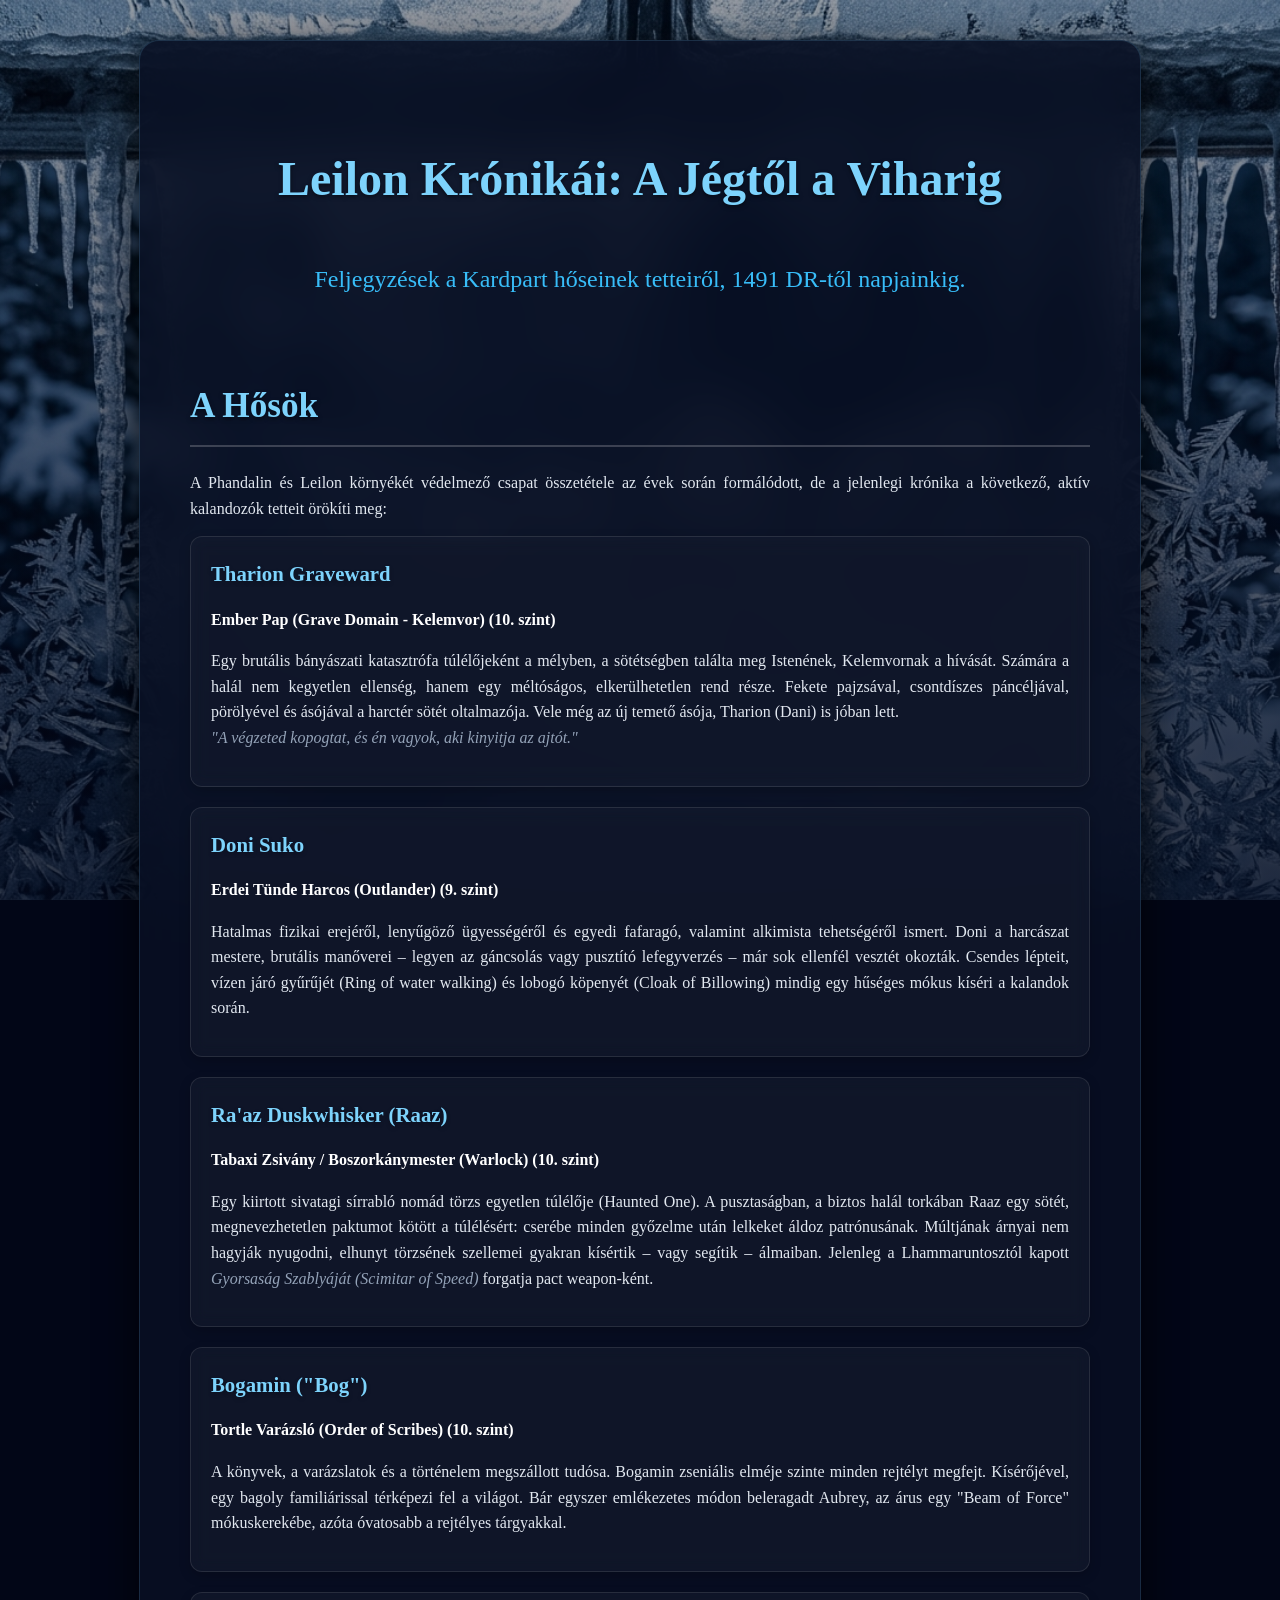
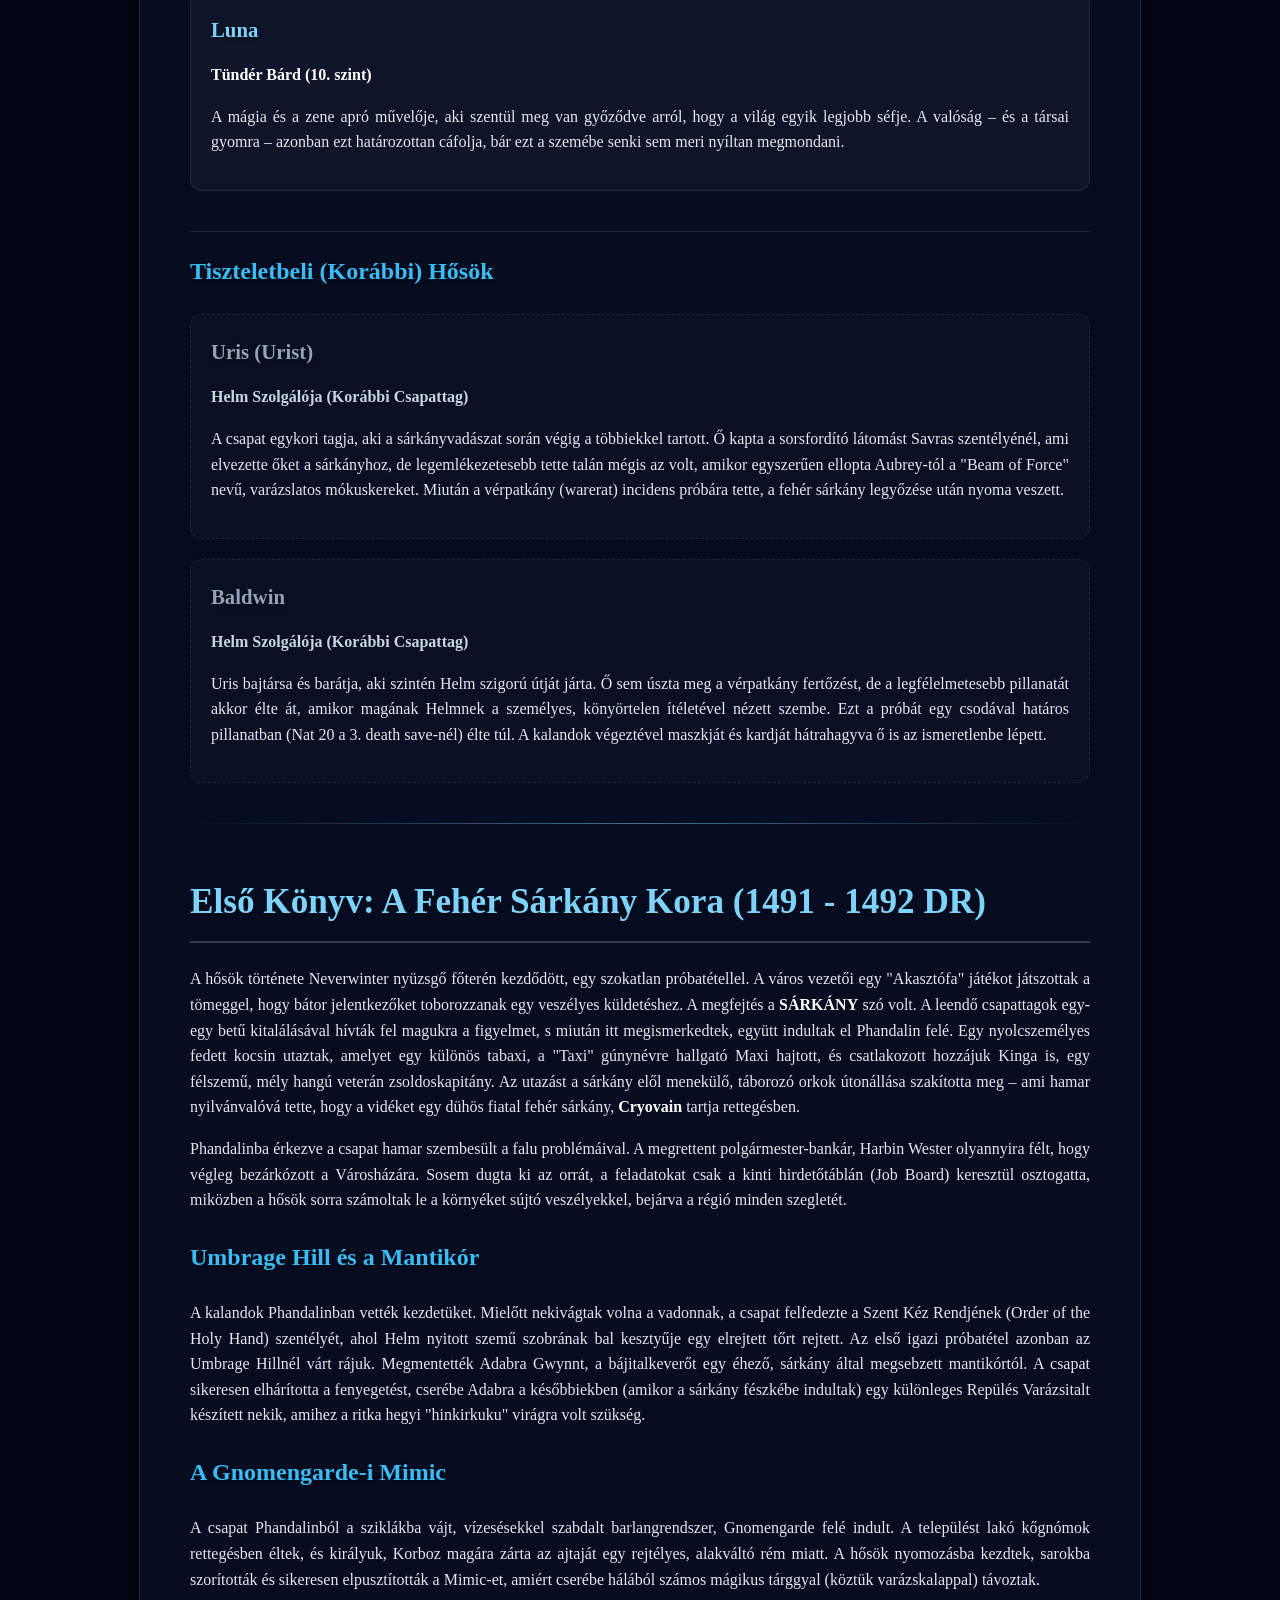
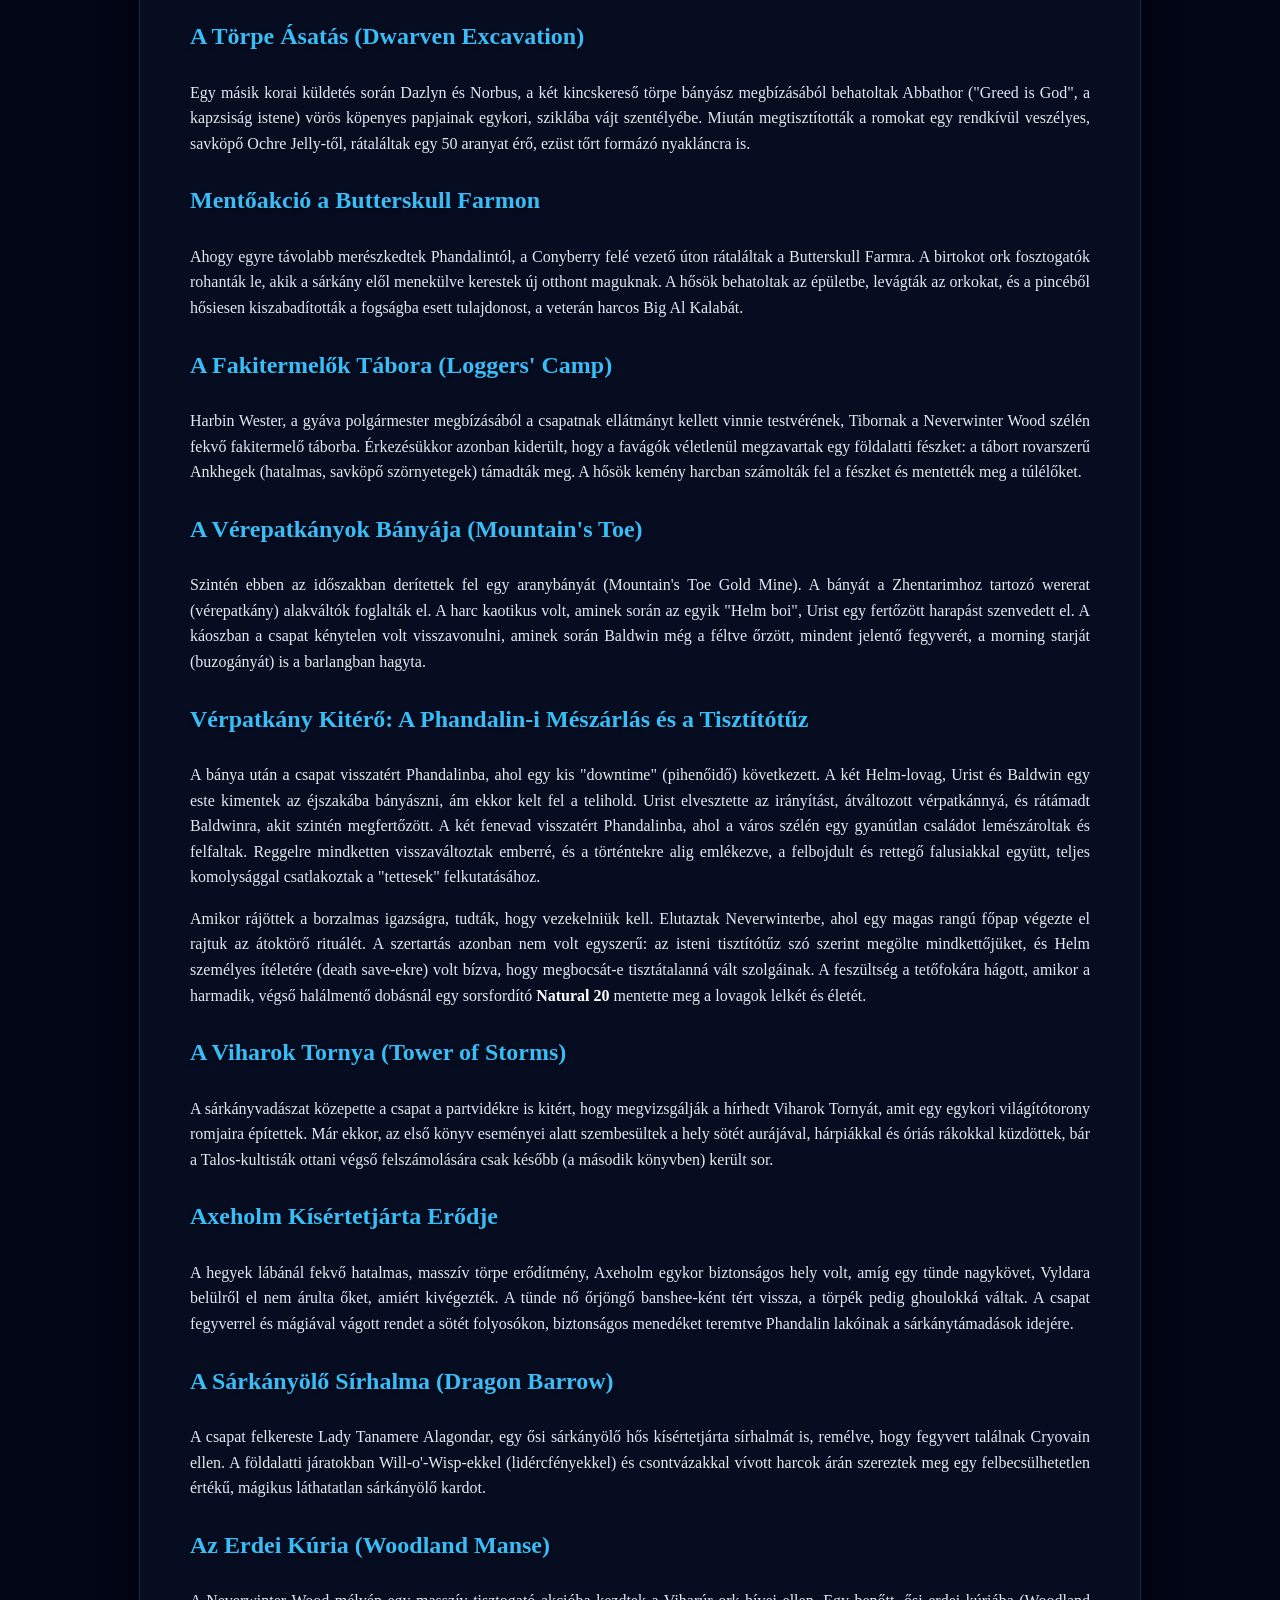
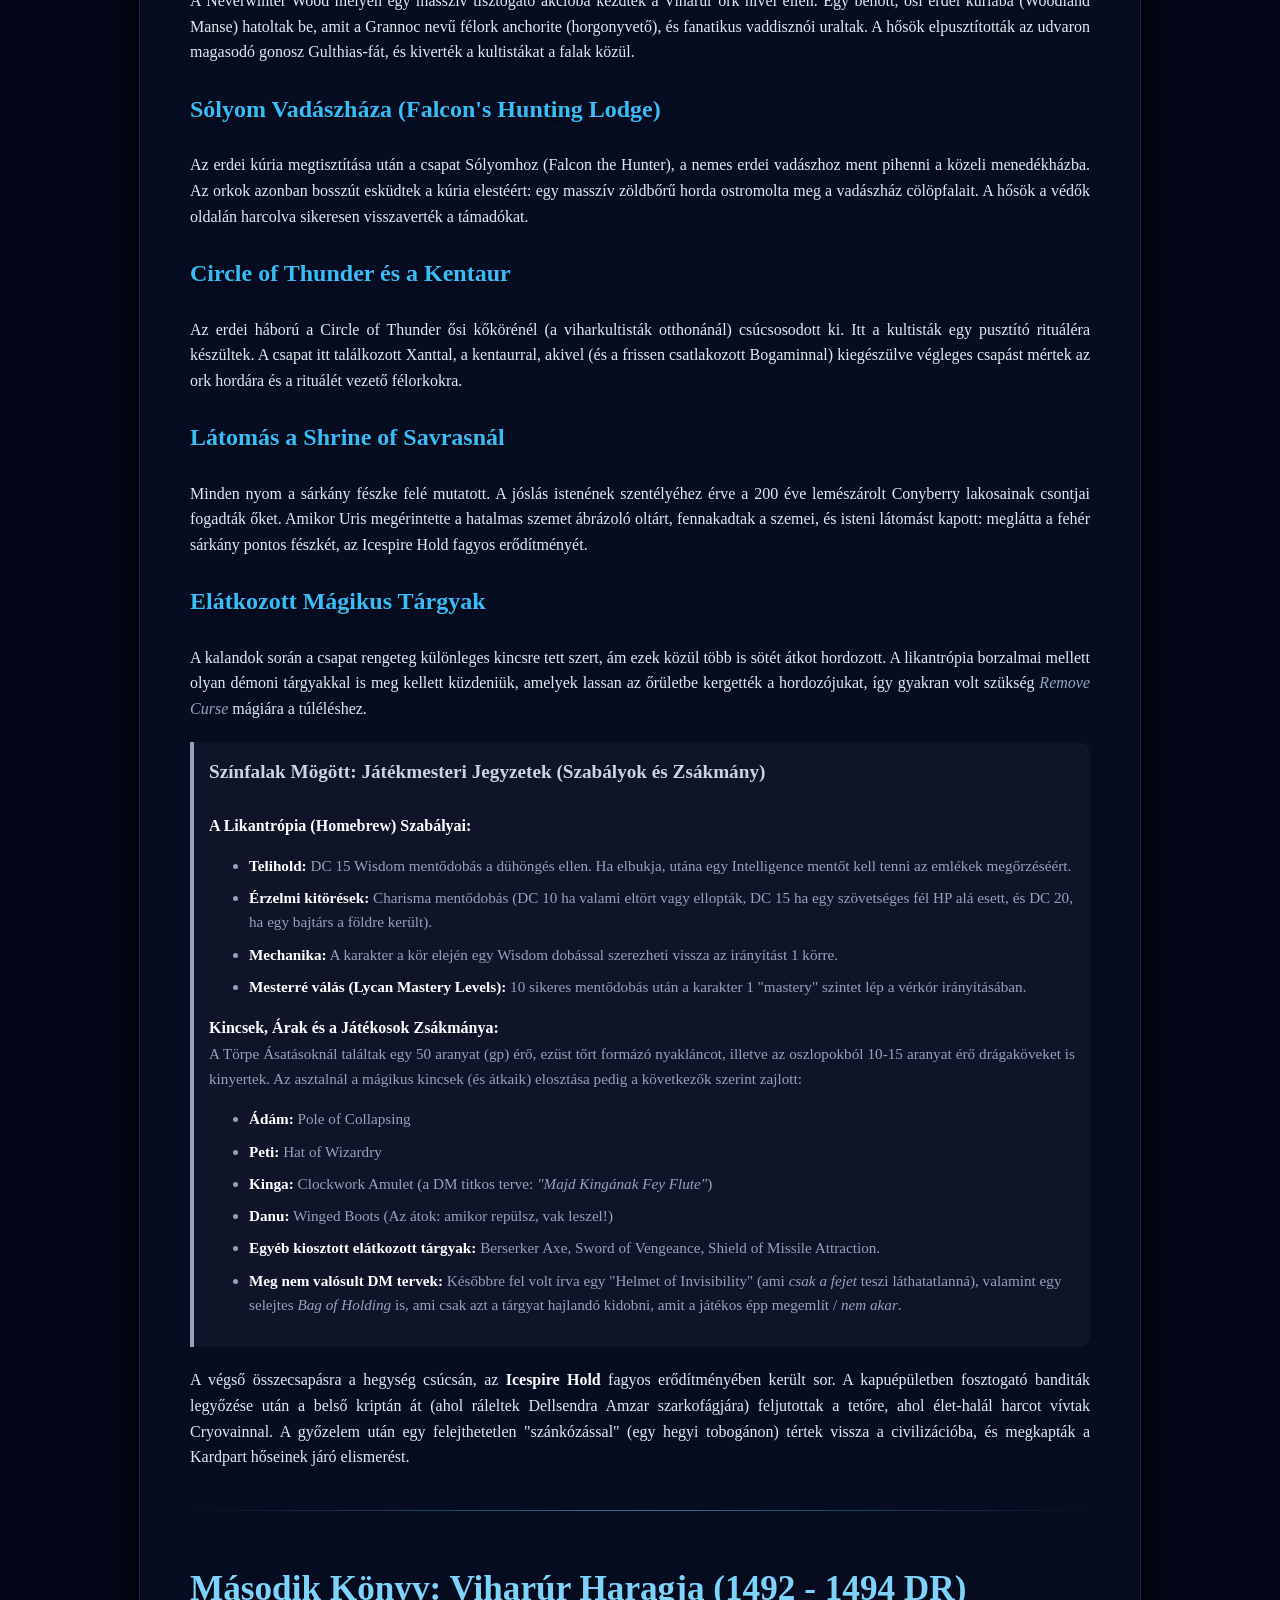
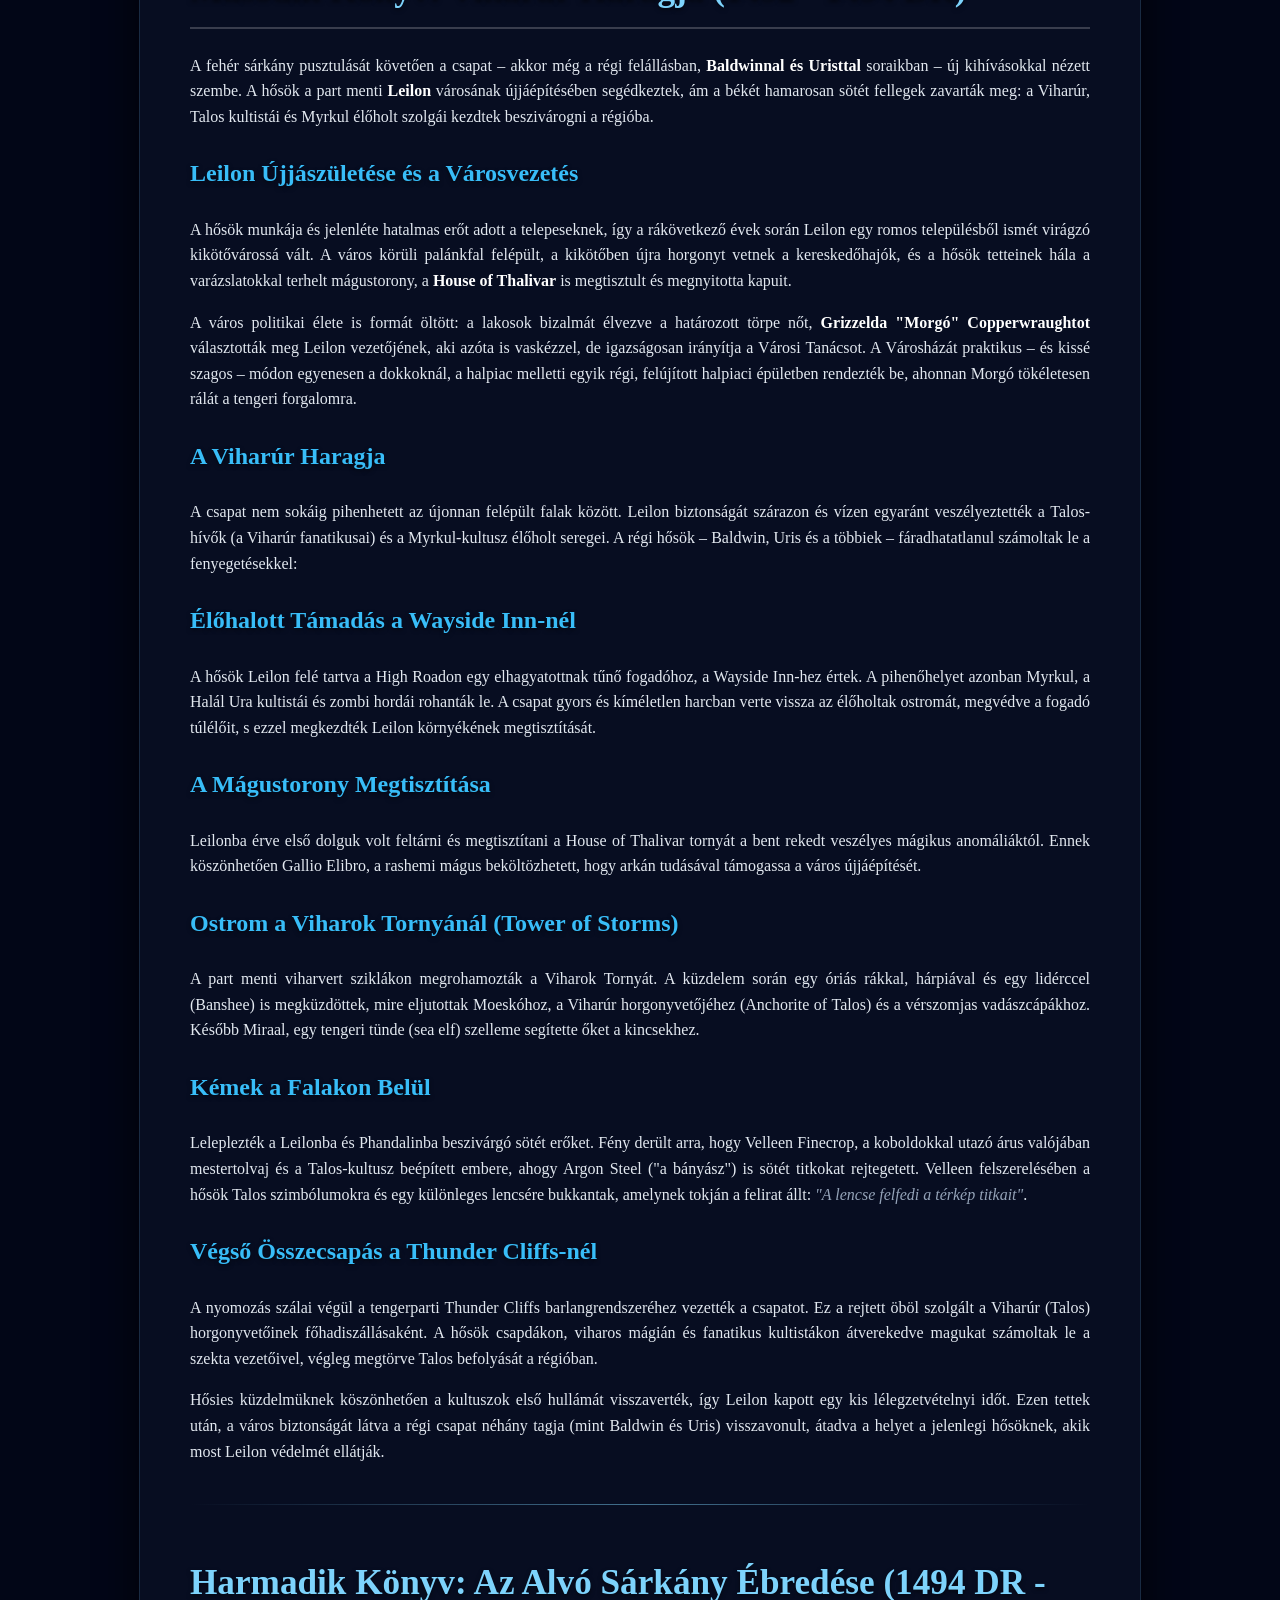
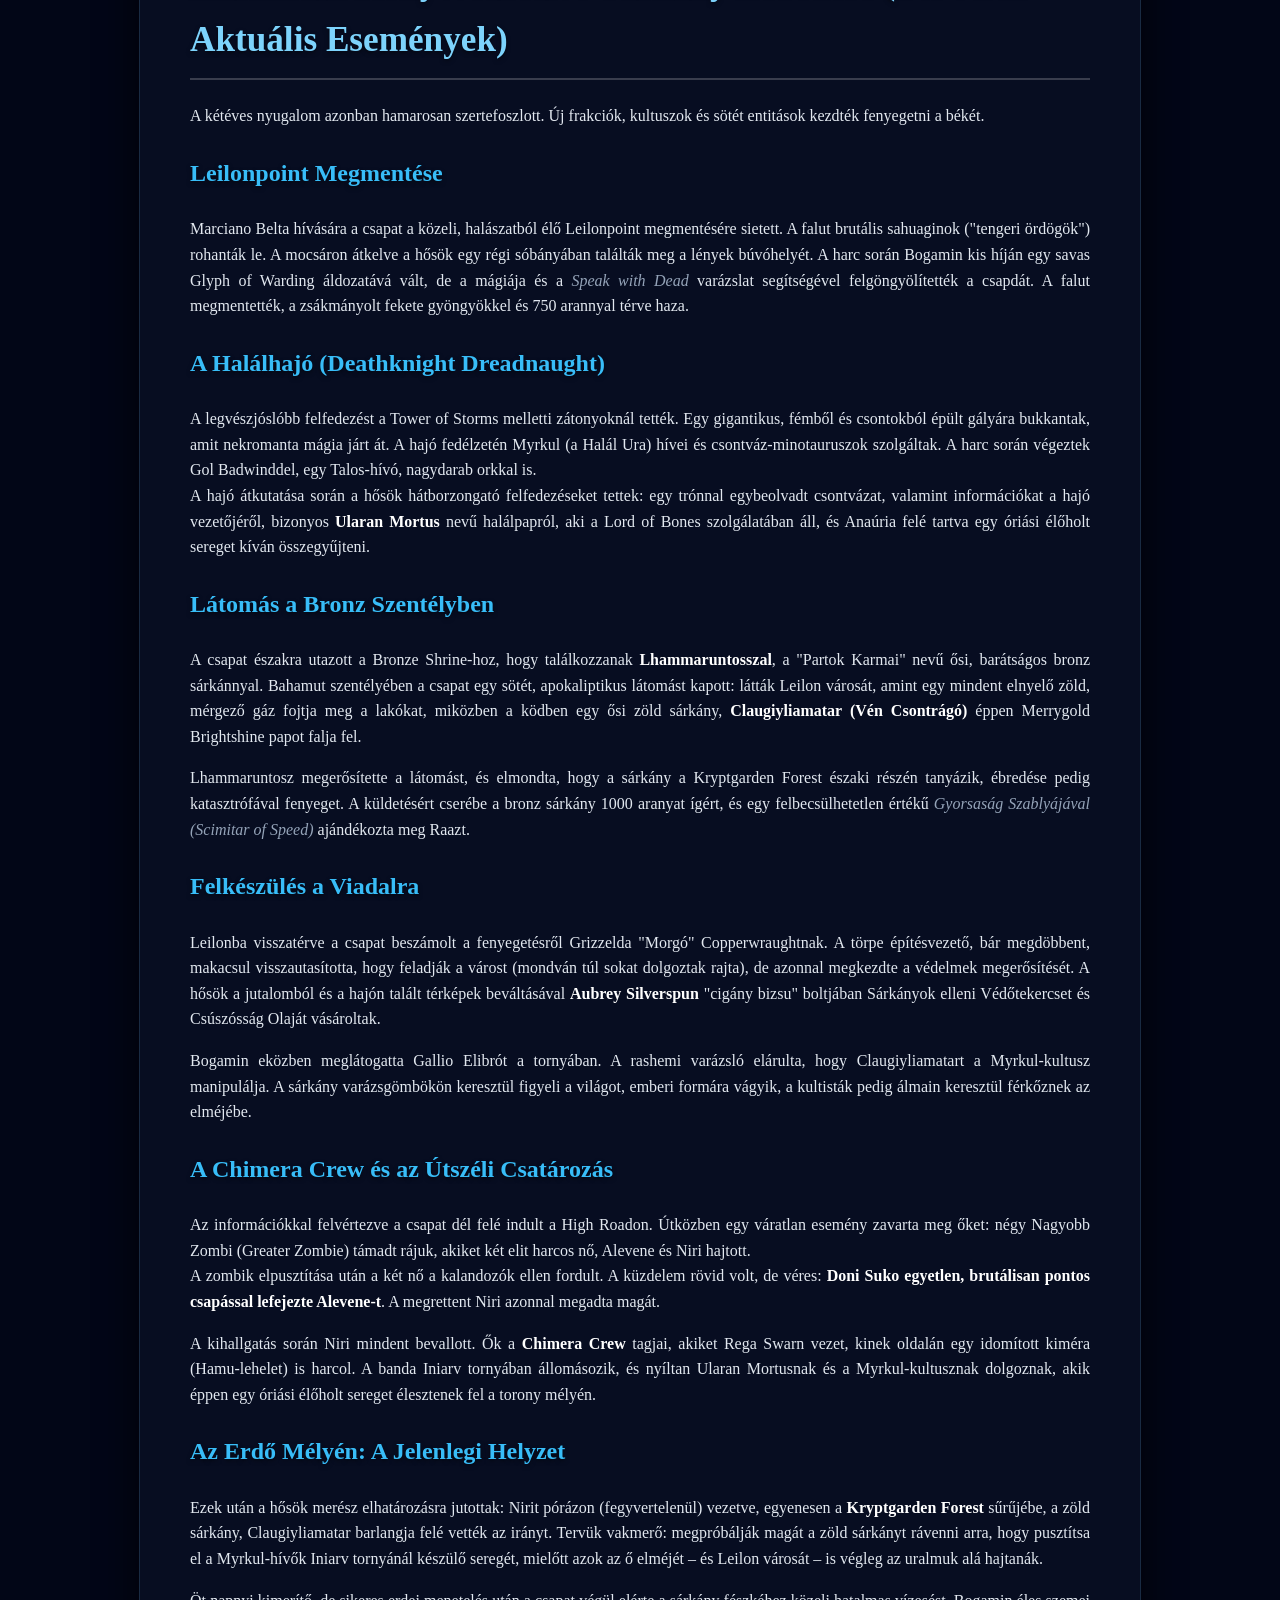
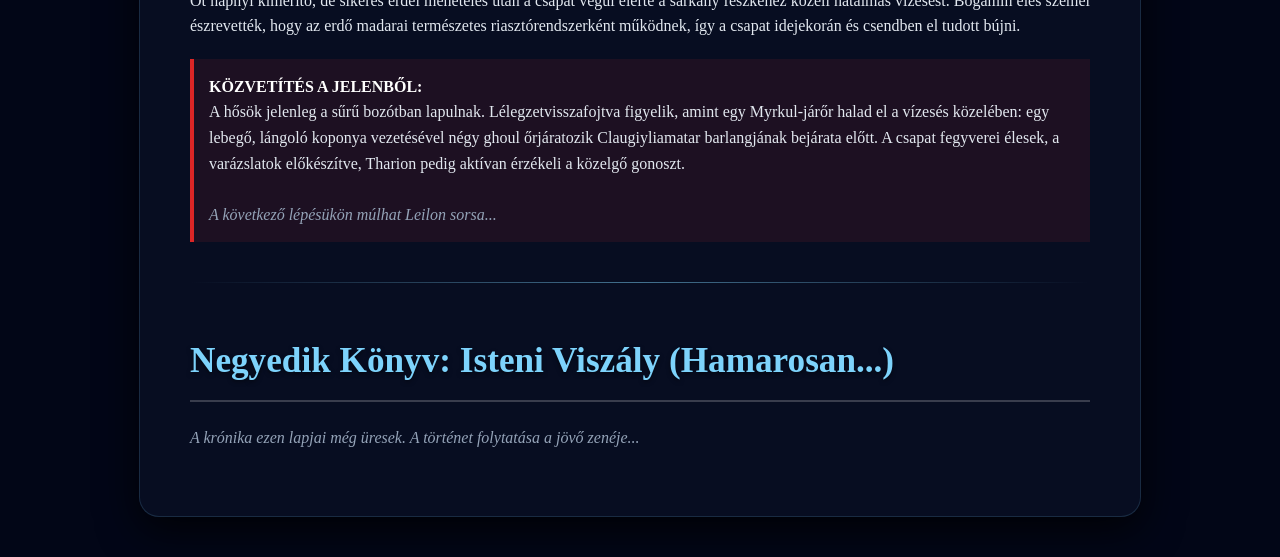
<file: dragon_of_icespyrepeak/index.html>
<!DOCTYPE html>
<html lang="hu">
<head>
<meta charset="UTF-8">
<meta name="viewport" content="width=device-width, initial-scale=1.0">
<title>Leilon Krónikái: A Jégtől a Viharig</title>
<style>
    :root {
        --text-main: #e2e8f0;
        --border-color: rgba(255, 255, 255, 0.2);
        --accent: #7dd3fc;
        --accent-dark: #38bdf8;
    }
    
    body {
        font-family: 'Georgia', serif;
        line-height: 1.6;
        margin: 0;
        padding: 40px 20px;
        color: var(--text-main);
        background-color: #020617;
        background-image: 
            linear-gradient(rgba(2, 6, 23, 0.4), rgba(2, 6, 23, 0.8)),
            url('images/frozen_bg.jpg');
        background-size: cover;
        background-position: top center;
        background-attachment: fixed;
    }
    
    .container {
        max-width: 900px;
        margin: 0 auto;
        /* Erősebb, sötétebb tejüveg a tökéletes olvashatóságért */
        background: rgba(9, 16, 36, 0.85);
        backdrop-filter: blur(24px);
        -webkit-backdrop-filter: blur(24px);
        padding: 50px;
        border-radius: 20px;
        border: 1px solid rgba(125, 211, 252, 0.15);
        box-shadow: 0 12px 40px 0 rgba(0, 0, 0, 0.8);
    }
    
    h1 {
        font-size: 2.2em;
        border-bottom: 2px solid var(--border-color);
        padding-bottom: 10px;
        margin-top: 50px;
        color: var(--accent);
        text-shadow: 0 2px 4px rgba(0,0,0,0.5);
    }
    
    h2 { font-size: 1.8em; margin-top: 30px; color: var(--accent); }
    h3 { font-size: 1.5em; margin-top: 25px; color: var(--accent-dark); text-shadow: 0 2px 4px rgba(0,0,0,0.5); }
    p { margin-bottom: 15px; text-align: justify; }
    em { font-style: italic; color: #94a3b8; }
    strong { font-weight: bold; color: #fff; }
    ul { margin-bottom: 15px; }
    li { margin-bottom: 8px; }
    blockquote { border-left: 4px solid var(--accent); padding-left: 15px; margin-left: 0; font-style: italic; color: #cbd5e1; }
    
    .character-card {
        background: rgba(255, 255, 255, 0.03);
        backdrop-filter: blur(8px);
        -webkit-backdrop-filter: blur(8px);
        border: 1px solid rgba(255, 255, 255, 0.1);
        border-radius: 12px;
        padding: 20px;
        margin-bottom: 20px;
        box-shadow: 0 4px 12px rgba(0,0,0,0.2);
        transition: transform 0.2s, background 0.2s;
    }

    .character-card:hover {
        background: rgba(255, 255, 255, 0.08);
        transform: translateY(-2px);
    }
    
    .character-name {
        font-size: 1.3em;
        font-weight: bold;
        color: var(--accent);
        margin-bottom: 5px;
        text-shadow: 0 2px 4px rgba(0,0,0,0.3);
    }
    
    hr {
        border: 0;
        height: 1px;
        background-image: linear-gradient(to right, rgba(0, 0, 0, 0), rgba(125, 211, 252, 0.5), rgba(0, 0, 0, 0));
        margin: 40px 0;
    }

    .main-header {
        text-align: center;
        margin-bottom: 80px;
        margin-top: 50px;
    }
    
    .main-title {
        border: none;
        font-size: 3em;
    }
    
    .main-subtitle {
        font-size: 1.5em;
        text-align: center;
        margin-bottom: 30px;
        color: var(--accent-dark);
    }

    @media (max-width: 768px) {
        body {
            padding: 10px 8px;
        }
        .container {
            padding: 20px 15px;
            border-radius: 12px;
        }
        h1 {
            font-size: 1.8em;
            margin-top: 30px;
        }
        h2 {
            font-size: 1.5em;
            margin-top: 25px;
        }
        h3 {
            font-size: 1.3em;
            margin-top: 20px;
        }
        .main-header {
            margin-bottom: 40px;
            margin-top: 20px;
        }
        .main-title {
            font-size: 2.2em;
        }
        .main-subtitle {
            font-size: 1.1em;
            margin-bottom: 20px;
        }
        .character-card {
            padding: 15px;
        }
    }
</style>
</head>
<body>

<div class="container">
    <div class="main-header">
        <h1 class="main-title">Leilon Krónikái: A Jégtől a Viharig</h1>
        <p class="main-subtitle">Feljegyzések a Kardpart hőseinek tetteiről, 1491 DR-től napjainkig.</p>
    </div>

    <h1>A Hősök</h1>
    <p>A Phandalin és Leilon környékét védelmező csapat összetétele az évek során formálódott, de a jelenlegi krónika a következő, aktív kalandozók tetteit örökíti meg:</p>

    <div class="character-card">
        <div class="character-name">Tharion Graveward</div>
        <p><strong>Ember Pap (Grave Domain - Kelemvor) (10. szint)</strong></p>
        <p>Egy brutális bányászati katasztrófa túlélőjeként a mélyben, a sötétségben találta meg Istenének, Kelemvornak a hívását. Számára a halál nem kegyetlen ellenség, hanem egy méltóságos, elkerülhetetlen rend része. Fekete pajzsával, csontdíszes páncéljával, pörölyével és ásójával a harctér sötét oltalmazója. Vele még az új temető ásója, Tharion (Dani) is jóban lett.<br>
        <em>"A végzeted kopogtat, és én vagyok, aki kinyitja az ajtót."</em></p>
    </div>

    <div class="character-card">
        <div class="character-name">Doni Suko</div>
        <p><strong>Erdei Tünde Harcos (Outlander) (9. szint)</strong></p>
        <p>Hatalmas fizikai erejéről, lenyűgöző ügyességéről és egyedi fafaragó, valamint alkimista tehetségéről ismert. Doni a harcászat mestere, brutális manőverei – legyen az gáncsolás vagy pusztító lefegyverzés – már sok ellenfél vesztét okozták. Csendes lépteit, vízen járó gyűrűjét (Ring of water walking) és lobogó köpenyét (Cloak of Billowing) mindig egy hűséges mókus kíséri a kalandok során.</p>
    </div>

    <div class="character-card">
        <div class="character-name">Ra'az Duskwhisker (Raaz)</div>
        <p><strong>Tabaxi Zsivány / Boszorkánymester (Warlock) (10. szint)</strong></p>
        <p>Egy kiirtott sivatagi sírrabló nomád törzs egyetlen túlélője (Haunted One). A pusztaságban, a biztos halál torkában Raaz egy sötét, megnevezhetetlen paktumot kötött a túlélésért: cserébe minden győzelme után lelkeket áldoz patrónusának. Múltjának árnyai nem hagyják nyugodni, elhunyt törzsének szellemei gyakran kísértik – vagy segítik – álmaiban. Jelenleg a Lhammaruntosztól kapott <em>Gyorsaság Szablyáját (Scimitar of Speed)</em> forgatja pact weapon-ként.</p>
    </div>

    <div class="character-card">
        <div class="character-name">Bogamin ("Bog")</div>
        <p><strong>Tortle Varázsló (Order of Scribes) (10. szint)</strong></p>
        <p>A könyvek, a varázslatok és a történelem megszállott tudósa. Bogamin zseniális elméje szinte minden rejtélyt megfejt. Kísérőjével, egy bagoly familiárissal térképezi fel a világot. Bár egyszer emlékezetes módon beleragadt Aubrey, az árus egy "Beam of Force" mókuskerekébe, azóta óvatosabb a rejtélyes tárgyakkal.</p>
    </div>

    <div class="character-card">
        <div class="character-name">Luna</div>
        <p><strong>Tündér Bárd (10. szint)</strong></p>
        <p>A mágia és a zene apró művelője, aki szentül meg van győződve arról, hogy a világ egyik legjobb séfje. A valóság – és a társai gyomra – azonban ezt határozottan cáfolja, bár ezt a szemébe senki sem meri nyíltan megmondani.</p>
    </div>
    
    <h3 style="border-top: 1px solid rgba(255,255,255,0.1); padding-top: 20px; margin-top: 40px;">Tiszteletbeli (Korábbi) Hősök</h3>
    
    <div class="character-card" style="background: rgba(255, 255, 255, 0.01); border-style: dashed;">
        <div class="character-name" style="color: #94a3b8;">Uris (Urist)</div>
        <p><strong style="color: #cbd5e1;">Helm Szolgálója (Korábbi Csapattag)</strong></p>
        <p>A csapat egykori tagja, aki a sárkányvadászat során végig a többiekkel tartott. Ő kapta a sorsfordító látomást Savras szentélyénél, ami elvezette őket a sárkányhoz, de legemlékezetesebb tette talán mégis az volt, amikor egyszerűen ellopta Aubrey-tól a "Beam of Force" nevű, varázslatos mókuskereket. Miután a vérpatkány (warerat) incidens próbára tette, a fehér sárkány legyőzése után nyoma veszett.</p>
    </div>

    <div class="character-card" style="background: rgba(255, 255, 255, 0.01); border-style: dashed;">
        <div class="character-name" style="color: #94a3b8;">Baldwin</div>
        <p><strong style="color: #cbd5e1;">Helm Szolgálója (Korábbi Csapattag)</strong></p>
        <p>Uris bajtársa és barátja, aki szintén Helm szigorú útját járta. Ő sem úszta meg a vérpatkány fertőzést, de a legfélelmetesebb pillanatát akkor élte át, amikor magának Helmnek a személyes, könyörtelen ítéletével nézett szembe. Ezt a próbát egy csodával határos pillanatban (Nat 20 a 3. death save-nél) élte túl. A kalandok végeztével maszkját és kardját hátrahagyva ő is az ismeretlenbe lépett.</p>
    </div>
    <hr>

    <h1>Első Könyv: A Fehér Sárkány Kora (1491 - 1492 DR)</h1>
    <p>A hősök története Neverwinter nyüzsgő főterén kezdődött, egy szokatlan próbatétellel. A város vezetői egy "Akasztófa" játékot játszottak a tömeggel, hogy bátor jelentkezőket toborozzanak egy veszélyes küldetéshez. A megfejtés a <strong>SÁRKÁNY</strong> szó volt. A leendő csapattagok egy-egy betű kitalálásával hívták fel magukra a figyelmet, s miután itt megismerkedtek, együtt indultak el Phandalin felé. Egy nyolcszemélyes fedett kocsin utaztak, amelyet egy különös tabaxi, a "Taxi" gúnynévre hallgató Maxi hajtott, és csatlakozott hozzájuk Kinga is, egy félszemű, mély hangú veterán zsoldoskapitány. Az utazást a sárkány elől menekülő, táborozó orkok útonállása szakította meg – ami hamar nyilvánvalóvá tette, hogy a vidéket egy dühös fiatal fehér sárkány, <strong>Cryovain</strong> tartja rettegésben.</p>
    <p>Phandalinba érkezve a csapat hamar szembesült a falu problémáival. A megrettent polgármester-bankár, Harbin Wester olyannyira félt, hogy végleg bezárkózott a Városházára. Sosem dugta ki az orrát, a feladatokat csak a kinti hirdetőtáblán (Job Board) keresztül osztogatta, miközben a hősök sorra számoltak le a környéket sújtó veszélyekkel, bejárva a régió minden szegletét.</p>
    
    <h3>Umbrage Hill és a Mantikór</h3>
    <p>A kalandok Phandalinban vették kezdetüket. Mielőtt nekivágtak volna a vadonnak, a csapat felfedezte a Szent Kéz Rendjének (Order of the Holy Hand) szentélyét, ahol Helm nyitott szemű szobrának bal kesztyűje egy elrejtett tőrt rejtett. Az első igazi próbatétel azonban az Umbrage Hillnél várt rájuk. Megmentették Adabra Gwynnt, a bájitalkeverőt egy éhező, sárkány által megsebzett mantikórtól. A csapat sikeresen elhárította a fenyegetést, cserébe Adabra a későbbiekben (amikor a sárkány fészkébe indultak) egy különleges Repülés Varázsitalt készített nekik, amihez a ritka hegyi "hinkirkuku" virágra volt szükség.</p>

    <h3>A Gnomengarde-i Mimic</h3>
    <p>A csapat Phandalinból a sziklákba vájt, vízesésekkel szabdalt barlangrendszer, Gnomengarde felé indult. A települést lakó kőgnómok rettegésben éltek, és királyuk, Korboz magára zárta az ajtaját egy rejtélyes, alakváltó rém miatt. A hősök nyomozásba kezdtek, sarokba szorították és sikeresen elpusztították a Mimic-et, amiért cserébe hálából számos mágikus tárggyal (köztük varázskalappal) távoztak.</p>

    <h3>A Törpe Ásatás (Dwarven Excavation)</h3>
    <p>Egy másik korai küldetés során Dazlyn és Norbus, a két kincskereső törpe bányász megbízásából behatoltak Abbathor ("Greed is God", a kapzsiság istene) vörös köpenyes papjainak egykori, sziklába vájt szentélyébe. Miután megtisztították a romokat egy rendkívül veszélyes, savköpő Ochre Jelly-től, rátaláltak egy 50 aranyat érő, ezüst tőrt formázó nyakláncra is.</p>

    <h3>Mentőakció a Butterskull Farmon</h3>
    <p>Ahogy egyre távolabb merészkedtek Phandalintól, a Conyberry felé vezető úton rátaláltak a Butterskull Farmra. A birtokot ork fosztogatók rohanták le, akik a sárkány elől menekülve kerestek új otthont maguknak. A hősök behatoltak az épületbe, levágták az orkokat, és a pincéből hősiesen kiszabadították a fogságba esett tulajdonost, a veterán harcos Big Al Kalabát.</p>

    <h3>A Fakitermelők Tábora (Loggers' Camp)</h3>
    <p>Harbin Wester, a gyáva polgármester megbízásából a csapatnak ellátmányt kellett vinnie testvérének, Tibornak a Neverwinter Wood szélén fekvő fakitermelő táborba. Érkezésükkor azonban kiderült, hogy a favágók véletlenül megzavartak egy földalatti fészket: a tábort rovarszerű Ankhegek (hatalmas, savköpő szörnyetegek) támadták meg. A hősök kemény harcban számolták fel a fészket és mentették meg a túlélőket.</p>
    
    <h3>A Vérepatkányok Bányája (Mountain's Toe)</h3>
    <p>Szintén ebben az időszakban derítettek fel egy aranybányát (Mountain's Toe Gold Mine). A bányát a Zhentarimhoz tartozó wererat (vérepatkány) alakváltók foglalták el. A harc kaotikus volt, aminek során az egyik "Helm boi", Urist egy fertőzött harapást szenvedett el. A káoszban a csapat kénytelen volt visszavonulni, aminek során Baldwin még a féltve őrzött, mindent jelentő fegyverét, a morning starját (buzogányát) is a barlangban hagyta.</p>

    <h3>Vérpatkány Kitérő: A Phandalin-i Mészárlás és a Tisztítótűz</h3>
    <p>A bánya után a csapat visszatért Phandalinba, ahol egy kis "downtime" (pihenőidő) következett. A két Helm-lovag, Urist és Baldwin egy este kimentek az éjszakába bányászni, ám ekkor kelt fel a telihold. Urist elvesztette az irányítást, átváltozott vérpatkánnyá, és rátámadt Baldwinra, akit szintén megfertőzött. A két fenevad visszatért Phandalinba, ahol a város szélén egy gyanútlan családot lemészároltak és felfaltak. Reggelre mindketten visszaváltoztak emberré, és a történtekre alig emlékezve, a felbojdult és rettegő falusiakkal együtt, teljes komolysággal csatlakoztak a "tettesek" felkutatásához.</p>
    <p>Amikor rájöttek a borzalmas igazságra, tudták, hogy vezekelniük kell. Elutaztak Neverwinterbe, ahol egy magas rangú főpap végezte el rajtuk az átoktörő rituálét. A szertartás azonban nem volt egyszerű: az isteni tisztítótűz szó szerint megölte mindkettőjüket, és Helm személyes ítéletére (death save-ekre) volt bízva, hogy megbocsát-e tisztátalanná vált szolgáinak. A feszültség a tetőfokára hágott, amikor a harmadik, végső halálmentő dobásnál egy sorsfordító <strong>Natural 20</strong> mentette meg a lovagok lelkét és életét.</p>

    <h3>A Viharok Tornya (Tower of Storms)</h3>
    <p>A sárkányvadászat közepette a csapat a partvidékre is kitért, hogy megvizsgálják a hírhedt Viharok Tornyát, amit egy egykori világítótorony romjaira építettek. Már ekkor, az első könyv eseményei alatt szembesültek a hely sötét aurájával, hárpiákkal és óriás rákokkal küzdöttek, bár a Talos-kultisták ottani végső felszámolására csak később (a második könyvben) került sor.</p>

    <h3>Axeholm Kísértetjárta Erődje</h3>
    <p>A hegyek lábánál fekvő hatalmas, masszív törpe erődítmény, Axeholm egykor biztonságos hely volt, amíg egy tünde nagykövet, Vyldara belülről el nem árulta őket, amiért kivégezték. A tünde nő őrjöngő banshee-ként tért vissza, a törpék pedig ghoulokká váltak. A csapat fegyverrel és mágiával vágott rendet a sötét folyosókon, biztonságos menedéket teremtve Phandalin lakóinak a sárkánytámadások idejére.</p>

    <h3>A Sárkányölő Sírhalma (Dragon Barrow)</h3>
    <p>A csapat felkereste Lady Tanamere Alagondar, egy ősi sárkányölő hős kísértetjárta sírhalmát is, remélve, hogy fegyvert találnak Cryovain ellen. A földalatti járatokban Will-o'-Wisp-ekkel (lidércfényekkel) és csontvázakkal vívott harcok árán szereztek meg egy felbecsülhetetlen értékű, mágikus láthatatlan sárkányölő kardot.</p>

    <h3>Az Erdei Kúria (Woodland Manse)</h3>
    <p>A Neverwinter Wood mélyén egy masszív tisztogató akcióba kezdtek a Viharúr ork hívei ellen. Egy benőtt, ősi erdei kúriába (Woodland Manse) hatoltak be, amit a Grannoc nevű félork anchorite (horgonyvető), és fanatikus vaddisznói uraltak. A hősök elpusztították az udvaron magasodó gonosz Gulthias-fát, és kiverték a kultistákat a falak közül.</p>

    <h3>Sólyom Vadászháza (Falcon's Hunting Lodge)</h3>
    <p>Az erdei kúria megtisztítása után a csapat Sólyomhoz (Falcon the Hunter), a nemes erdei vadászhoz ment pihenni a közeli menedékházba. Az orkok azonban bosszút esküdtek a kúria elestéért: egy masszív zöldbőrű horda ostromolta meg a vadászház cölöpfalait. A hősök a védők oldalán harcolva sikeresen visszaverték a támadókat.</p>

    <h3>Circle of Thunder és a Kentaur</h3>
    <p>Az erdei háború a Circle of Thunder ősi kőkörénél (a viharkultisták otthonánál) csúcsosodott ki. Itt a kultisták egy pusztító rituáléra készültek. A csapat itt találkozott Xanttal, a kentaurral, akivel (és a frissen csatlakozott Bogaminnal) kiegészülve végleges csapást mértek az ork hordára és a rituálét vezető félorkokra.</p>

    <h3>Látomás a Shrine of Savrasnál</h3>
    <p>Minden nyom a sárkány fészke felé mutatott. A jóslás istenének szentélyéhez érve a 200 éve lemészárolt Conyberry lakosainak csontjai fogadták őket. Amikor Uris megérintette a hatalmas szemet ábrázoló oltárt, fennakadtak a szemei, és isteni látomást kapott: meglátta a fehér sárkány pontos fészkét, az Icespire Hold fagyos erődítményét.</p>

    <h3>Elátkozott Mágikus Tárgyak</h3>
    <p>A kalandok során a csapat rengeteg különleges kincsre tett szert, ám ezek közül több is sötét átkot hordozott. A likantrópia borzalmai mellett olyan démoni tárgyakkal is meg kellett küzdeniük, amelyek lassan az őrületbe kergették a hordozójukat, így gyakran volt szükség <em>Remove Curse</em> mágiára a túléléshez.</p>

    <div style="background: rgba(148, 163, 184, 0.05); border-left: 4px solid #94a3b8; padding: 15px; margin-top: 20px; margin-bottom: 20px; border-radius: 0 12px 12px 0;">
        <h4 style="margin-top: 0; color: #cbd5e1; font-size: 1.2em;">Színfalak Mögött: Játékmesteri Jegyzetek (Szabályok és Zsákmány)</h4>
        
        <p><strong>A Likantrópia (Homebrew) Szabályai:</strong></p>
        <ul style="color: #94a3b8; font-size: 0.95em;">
            <li><strong>Telihold:</strong> DC 15 Wisdom mentődobás a dühöngés ellen. Ha elbukja, utána egy Intelligence mentőt kell tenni az emlékek megőrzéséért.</li>
            <li><strong>Érzelmi kitörések:</strong> Charisma mentődobás (DC 10 ha valami eltört vagy ellopták, DC 15 ha egy szövetséges fél HP alá esett, és DC 20, ha egy bajtárs a földre került).</li>
            <li><strong>Mechanika:</strong> A karakter a kör elején egy Wisdom dobással szerezheti vissza az irányítást 1 körre.</li>
            <li><strong>Mesterré válás (Lycan Mastery Levels):</strong> 10 sikeres mentődobás után a karakter 1 "mastery" szintet lép a vérkór irányításában.</li>
        </ul>
        
        <p><strong>Kincsek, Árak és a Játékosok Zsákmánya:</strong><br>
        <span style="color: #94a3b8; font-size: 0.95em;">A Törpe Ásatásoknál találtak egy 50 aranyat (gp) érő, ezüst tőrt formázó nyakláncot, illetve az oszlopokból 10-15 aranyat érő drágaköveket is kinyertek. Az asztalnál a mágikus kincsek (és átkaik) elosztása pedig a következők szerint zajlott:</span></p>
        <ul style="color: #94a3b8; font-size: 0.95em;">
            <li><strong>Ádám:</strong> Pole of Collapsing</li>
            <li><strong>Peti:</strong> Hat of Wizardry</li>
            <li><strong>Kinga:</strong> Clockwork Amulet (a DM titkos terve: <em>"Majd Kingának Fey Flute"</em>)</li>
            <li><strong>Danu:</strong> Winged Boots (Az átok: amikor repülsz, vak leszel!)</li>
            <li><strong>Egyéb kiosztott elátkozott tárgyak:</strong> Berserker Axe, Sword of Vengeance, Shield of Missile Attraction.</li>
            <li><strong>Meg nem valósult DM tervek:</strong> Későbbre fel volt írva egy "Helmet of Invisibility" (ami <em>csak a fejet</em> teszi láthatatlanná), valamint egy selejtes <em>Bag of Holding</em> is, ami csak azt a tárgyat hajlandó kidobni, amit a játékos épp megemlít / <em>nem akar</em>.</li>
        </ul>
    </div>
    
    <p>A végső összecsapásra a hegység csúcsán, az <strong>Icespire Hold</strong> fagyos erődítményében került sor. A kapuépületben fosztogató banditák legyőzése után a belső kriptán át (ahol ráleltek Dellsendra Amzar szarkofágjára) feljutottak a tetőre, ahol élet-halál harcot vívtak Cryovainnal. A győzelem után egy felejthetetlen "szánkózással" (egy hegyi tobogánon) tértek vissza a civilizációba, és megkapták a Kardpart hőseinek járó elismerést.</p>

    <hr>

    <h1>Második Könyv: Viharúr Haragja (1492 - 1494 DR)</h1>
    <p>A fehér sárkány pusztulását követően a csapat – akkor még a régi felállásban, <strong>Baldwinnal és Uristtal</strong> soraikban – új kihívásokkal nézett szembe. A hősök a part menti <strong>Leilon</strong> városának újjáépítésében segédkeztek, ám a békét hamarosan sötét fellegek zavarták meg: a Viharúr, Talos kultistái és Myrkul élőholt szolgái kezdtek beszivárogni a régióba.</p>
    
    <h3>Leilon Újjászületése és a Városvezetés</h3>
    <p>A hősök munkája és jelenléte hatalmas erőt adott a telepeseknek, így a rákövetkező évek során Leilon egy romos településből ismét virágzó kikötővárossá vált. A város körüli palánkfal felépült, a kikötőben újra horgonyt vetnek a kereskedőhajók, és a hősök tetteinek hála a varázslatokkal terhelt mágustorony, a <strong>House of Thalivar</strong> is megtisztult és megnyitotta kapuit.</p>
    <p>A város politikai élete is formát öltött: a lakosok bizalmát élvezve a határozott törpe nőt, <strong>Grizzelda "Morgó" Copperwraughtot</strong> választották meg Leilon vezetőjének, aki azóta is vaskézzel, de igazságosan irányítja a Városi Tanácsot. A Városházát praktikus – és kissé szagos – módon egyenesen a dokkoknál, a halpiac melletti egyik régi, felújított halpiaci épületben rendezték be, ahonnan Morgó tökéletesen rálát a tengeri forgalomra.</p>

    <h3>A Viharúr Haragja</h3>
    <p>A csapat nem sokáig pihenhetett az újonnan felépült falak között. Leilon biztonságát szárazon és vízen egyaránt veszélyeztették a Talos-hívők (a Viharúr fanatikusai) és a Myrkul-kultusz élőholt seregei. A régi hősök – Baldwin, Uris és a többiek – fáradhatatlanul számoltak le a fenyegetésekkel:</p>
    
    <h3>Élőhalott Támadás a Wayside Inn-nél</h3>
    <p>A hősök Leilon felé tartva a High Roadon egy elhagyatottnak tűnő fogadóhoz, a Wayside Inn-hez értek. A pihenőhelyet azonban Myrkul, a Halál Ura kultistái és zombi hordái rohanták le. A csapat gyors és kíméletlen harcban verte vissza az élőholtak ostromát, megvédve a fogadó túlélőit, s ezzel megkezdték Leilon környékének megtisztítását.</p>

    <h3>A Mágustorony Megtisztítása</h3>
    <p>Leilonba érve első dolguk volt feltárni és megtisztítani a House of Thalivar tornyát a bent rekedt veszélyes mágikus anomáliáktól. Ennek köszönhetően Gallio Elibro, a rashemi mágus beköltözhetett, hogy arkán tudásával támogassa a város újjáépítését.</p>

    <h3>Ostrom a Viharok Tornyánál (Tower of Storms)</h3>
    <p>A part menti viharvert sziklákon megrohamozták a Viharok Tornyát. A küzdelem során egy óriás rákkal, hárpiával és egy lidérccel (Banshee) is megküzdöttek, mire eljutottak Moeskóhoz, a Viharúr horgonyvetőjéhez (Anchorite of Talos) és a vérszomjas vadászcápákhoz. Később Miraal, egy tengeri tünde (sea elf) szelleme segítette őket a kincsekhez.</p>

    <h3>Kémek a Falakon Belül</h3>
    <p>Leleplezték a Leilonba és Phandalinba beszivárgó sötét erőket. Fény derült arra, hogy Velleen Finecrop, a koboldokkal utazó árus valójában mestertolvaj és a Talos-kultusz beépített embere, ahogy Argon Steel ("a bányász") is sötét titkokat rejtegetett. Velleen felszerelésében a hősök Talos szimbólumokra és egy különleges lencsére bukkantak, amelynek tokján a felirat állt: <em>"A lencse felfedi a térkép titkait"</em>.</p>

    <h3>Végső Összecsapás a Thunder Cliffs-nél</h3>
    <p>A nyomozás szálai végül a tengerparti Thunder Cliffs barlangrendszeréhez vezették a csapatot. Ez a rejtett öböl szolgált a Viharúr (Talos) horgonyvetőinek főhadiszállásaként. A hősök csapdákon, viharos mágián és fanatikus kultistákon átverekedve magukat számoltak le a szekta vezetőivel, végleg megtörve Talos befolyását a régióban.</p>

    <p>Hősies küzdelmüknek köszönhetően a kultuszok első hullámát visszaverték, így Leilon kapott egy kis lélegzetvételnyi időt. Ezen tettek után, a város biztonságát látva a régi csapat néhány tagja (mint Baldwin és Uris) visszavonult, átadva a helyet a jelenlegi hősöknek, akik most Leilon védelmét ellátják.</p>

    <hr>

    <h1>Harmadik Könyv: Az Alvó Sárkány Ébredése (1494 DR - Aktuális Események)</h1>
    <p>A kétéves nyugalom azonban hamarosan szertefoszlott. Új frakciók, kultuszok és sötét entitások kezdték fenyegetni a békét.</p>
    
    <h3>Leilonpoint Megmentése</h3>
    <p>Marciano Belta hívására a csapat a közeli, halászatból élő Leilonpoint megmentésére sietett. A falut brutális sahuaginok ("tengeri ördögök") rohanták le. A mocsáron átkelve a hősök egy régi sóbányában találták meg a lények búvóhelyét. A harc során Bogamin kis híján egy savas Glyph of Warding áldozatává vált, de a mágiája és a <em>Speak with Dead</em> varázslat segítségével felgöngyölítették a csapdát. A falut megmentették, a zsákmányolt fekete gyöngyökkel és 750 arannyal térve haza.</p>

    <h3>A Halálhajó (Deathknight Dreadnaught)</h3>
    <p>A legvészjóslóbb felfedezést a Tower of Storms melletti zátonyoknál tették. Egy gigantikus, fémből és csontokból épült gályára bukkantak, amit nekromanta mágia járt át. A hajó fedélzetén Myrkul (a Halál Ura) hívei és csontváz-minotauruszok szolgáltak. A harc során végeztek Gol Badwinddel, egy Talos-hívó, nagydarab orkkal is.<br>
    A hajó átkutatása során a hősök hátborzongató felfedezéseket tettek: egy trónnal egybeolvadt csontvázat, valamint információkat a hajó vezetőjéről, bizonyos <strong>Ularan Mortus</strong> nevű halálpapról, aki a Lord of Bones szolgálatában áll, és Anaúria felé tartva egy óriási élőholt sereget kíván összegyűjteni.</p>


    
    <h3>Látomás a Bronz Szentélyben</h3>
    <p>A csapat északra utazott a Bronze Shrine-hoz, hogy találkozzanak <strong>Lhammaruntosszal</strong>, a "Partok Karmai" nevű ősi, barátságos bronz sárkánnyal. Bahamut szentélyében a csapat egy sötét, apokaliptikus látomást kapott: látták Leilon városát, amint egy mindent elnyelő zöld, mérgező gáz fojtja meg a lakókat, miközben a ködben egy ősi zöld sárkány, <strong>Claugiyliamatar (Vén Csontrágó)</strong> éppen Merrygold Brightshine papot falja fel.</p>
    <p>Lhammaruntosz megerősítette a látomást, és elmondta, hogy a sárkány a Kryptgarden Forest északi részén tanyázik, ébredése pedig katasztrófával fenyeget. A küldetésért cserébe a bronz sárkány 1000 aranyat ígért, és egy felbecsülhetetlen értékű <em>Gyorsaság Szablyájával (Scimitar of Speed)</em> ajándékozta meg Raazt.</p>

    <h3>Felkészülés a Viadalra</h3>
    <p>Leilonba visszatérve a csapat beszámolt a fenyegetésről Grizzelda "Morgó" Copperwraughtnak. A törpe építésvezető, bár megdöbbent, makacsul visszautasította, hogy feladják a várost (mondván túl sokat dolgoztak rajta), de azonnal megkezdte a védelmek megerősítését. A hősök a jutalomból és a hajón talált térképek beváltásával <strong>Aubrey Silverspun</strong> "cigány bizsu" boltjában Sárkányok elleni Védőtekercset és Csúszósság Olaját vásároltak.</p>
    <p>Bogamin eközben meglátogatta Gallio Elibrót a tornyában. A rashemi varázsló elárulta, hogy Claugiyliamatart a Myrkul-kultusz manipulálja. A sárkány varázsgömbökön keresztül figyeli a világot, emberi formára vágyik, a kultisták pedig álmain keresztül férkőznek az elméjébe.</p>

    <h3>A Chimera Crew és az Útszéli Csatározás</h3>
    <p>Az információkkal felvértezve a csapat dél felé indult a High Roadon. Útközben egy váratlan esemény zavarta meg őket: négy Nagyobb Zombi (Greater Zombie) támadt rájuk, akiket két elit harcos nő, Alevene és Niri hajtott.<br>
    A zombik elpusztítása után a két nő a kalandozók ellen fordult. A küzdelem rövid volt, de véres: <strong>Doni Suko egyetlen, brutálisan pontos csapással lefejezte Alevene-t</strong>. A megrettent Niri azonnal megadta magát.</p>
    <p>A kihallgatás során Niri mindent bevallott. Ők a <strong>Chimera Crew</strong> tagjai, akiket Rega Swarn vezet, kinek oldalán egy idomított kiméra (Hamu-lehelet) is harcol. A banda Iniarv tornyában állomásozik, és nyíltan Ularan Mortusnak és a Myrkul-kultusznak dolgoznak, akik éppen egy óriási élőholt sereget élesztenek fel a torony mélyén.</p>

    <h3>Az Erdő Mélyén: A Jelenlegi Helyzet</h3>
    <p>Ezek után a hősök merész elhatározásra jutottak: Nirit pórázon (fegyvertelenül) vezetve, egyenesen a <strong>Kryptgarden Forest</strong> sűrűjébe, a zöld sárkány, Claugiyliamatar barlangja felé vették az irányt. Tervük vakmerő: megpróbálják magát a zöld sárkányt rávenni arra, hogy pusztítsa el a Myrkul-hívők Iniarv tornyánál készülő seregét, mielőtt azok az ő elméjét – és Leilon városát – is végleg az uralmuk alá hajtanák.</p>
    
    <p>Öt napnyi kimerítő, de sikeres erdei menetelés után a csapat végül elérte a sárkány fészkéhez közeli hatalmas vízesést. Bogamin éles szemei észrevették, hogy az erdő madarai természetes riasztórendszerként működnek, így a csapat idejekorán és csendben el tudott bújni.</p>
    
    <div style="background-color: rgba(220, 38, 38, 0.1); border-left: 4px solid #dc2626; padding: 15px; margin-top: 20px;">
        <strong>KÖZVETÍTÉS A JELENBŐL:</strong><br>
        A hősök jelenleg a sűrű bozótban lapulnak. Lélegzetvisszafojtva figyelik, amint egy Myrkul-járőr halad el a vízesés közelében: egy lebegő, lángoló koponya vezetésével négy ghoul őrjáratozik Claugiyliamatar barlangjának bejárata előtt. A csapat fegyverei élesek, a varázslatok előkészítve, Tharion pedig aktívan érzékeli a közelgő gonoszt.
        <br><br><em>A következő lépésükön múlhat Leilon sorsa...</em>
    </div>

    <hr>

    <h1>Negyedik Könyv: Isteni Viszály (Hamarosan...)</h1>
    <p><em>A krónika ezen lapjai még üresek. A történet folytatása a jövő zenéje...</em></p>

</div>

</body>
</html>
</file>
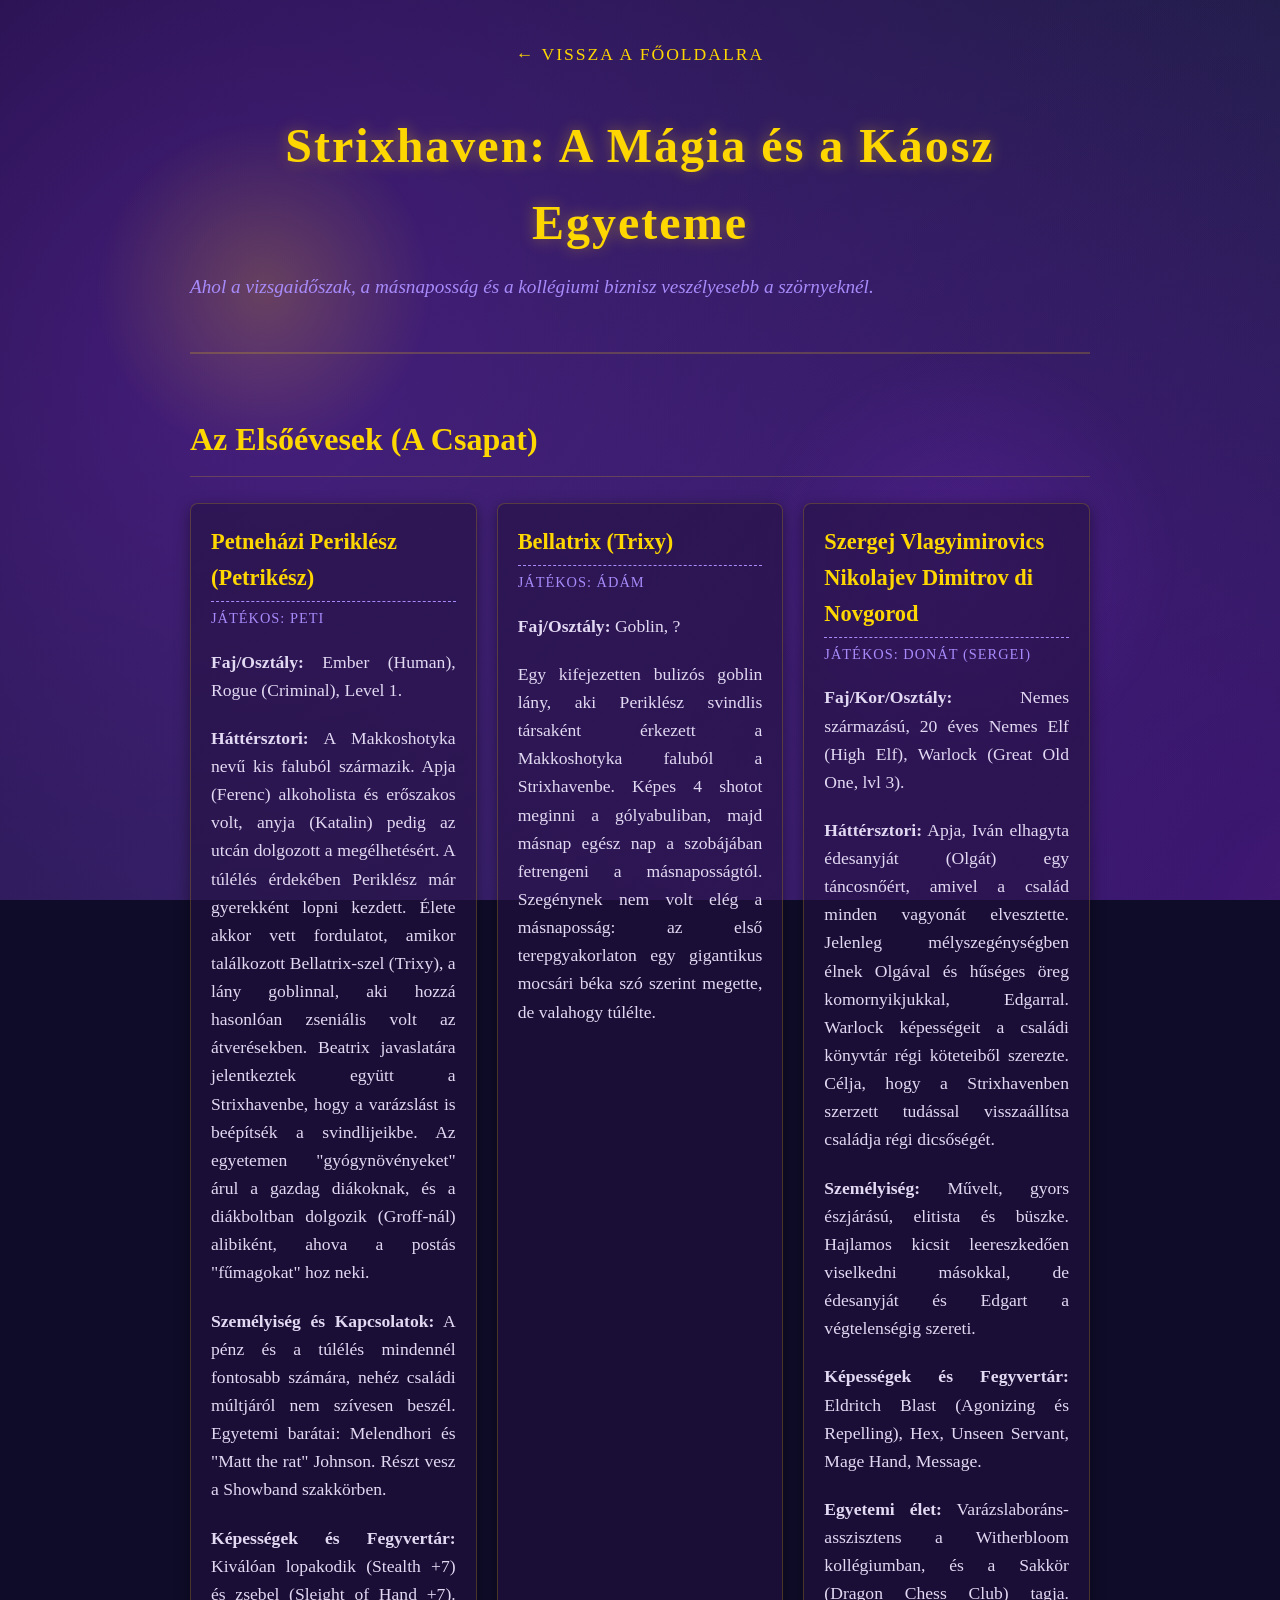
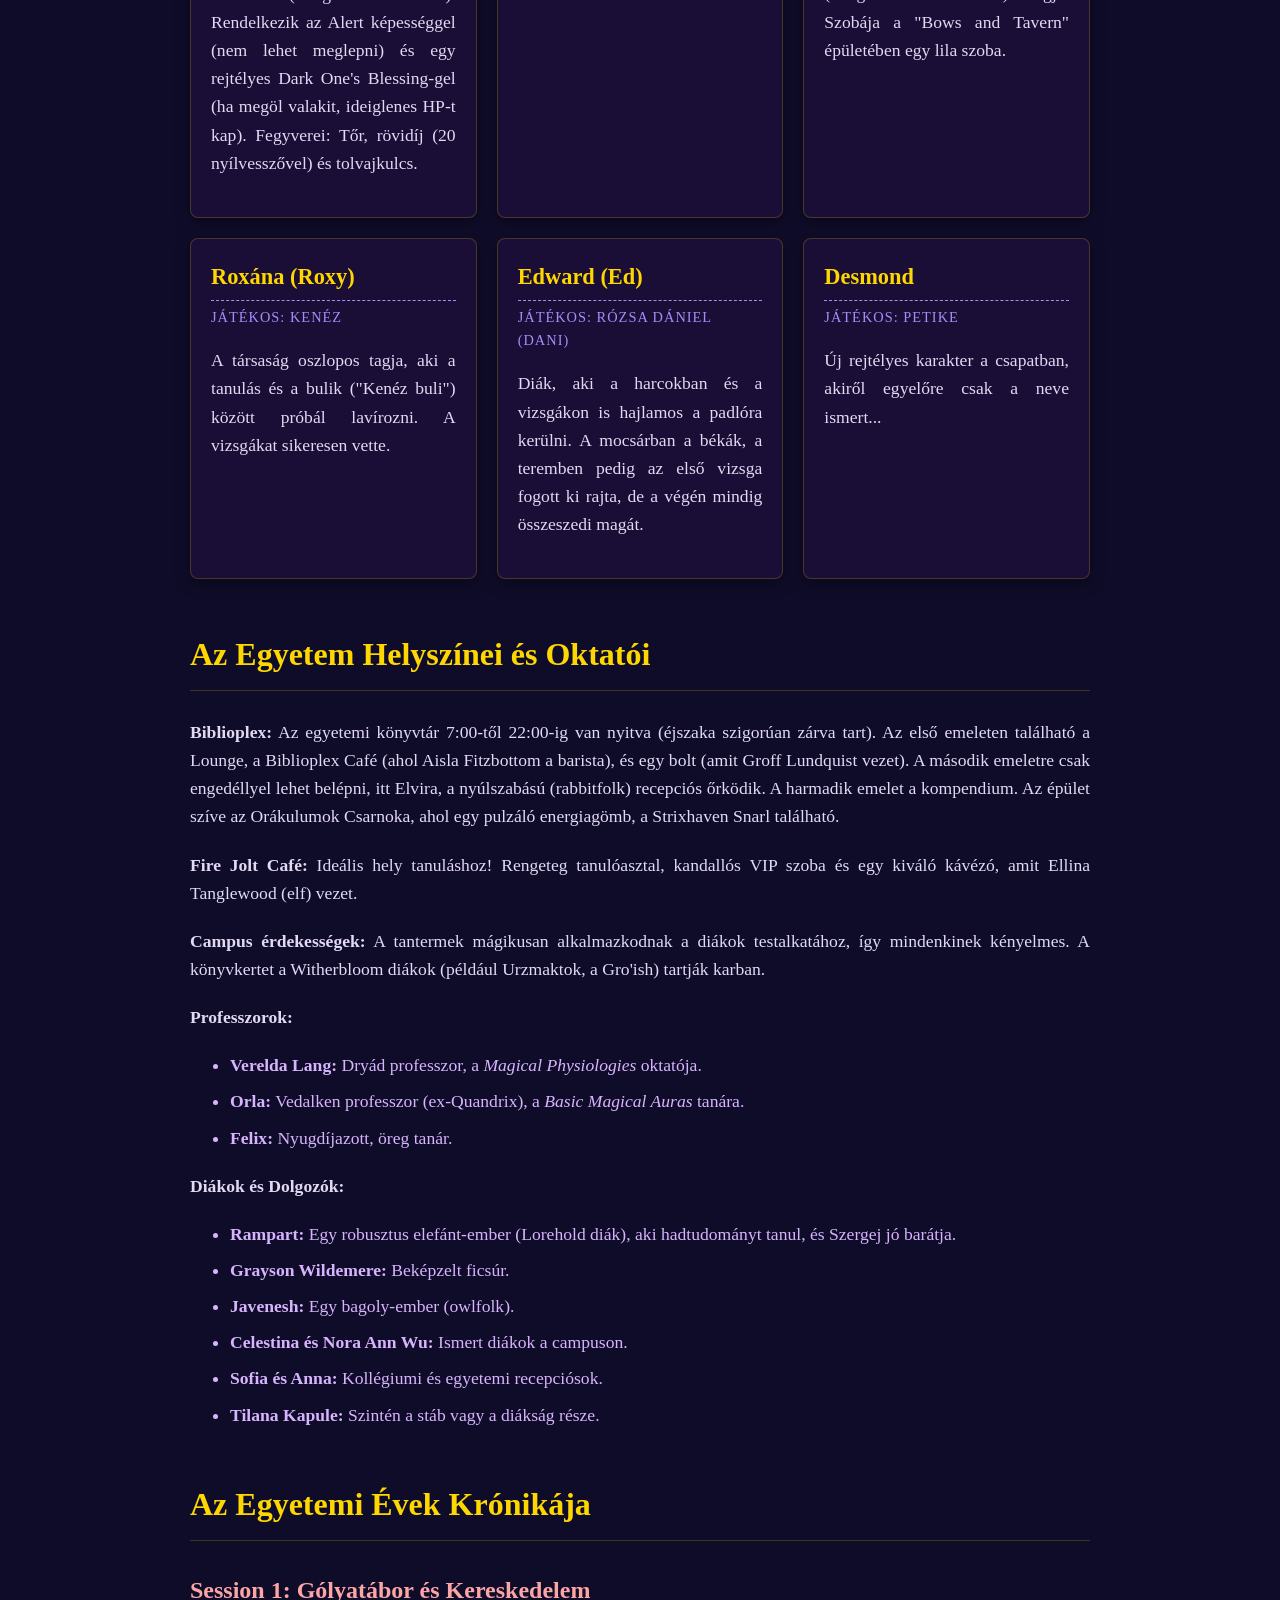
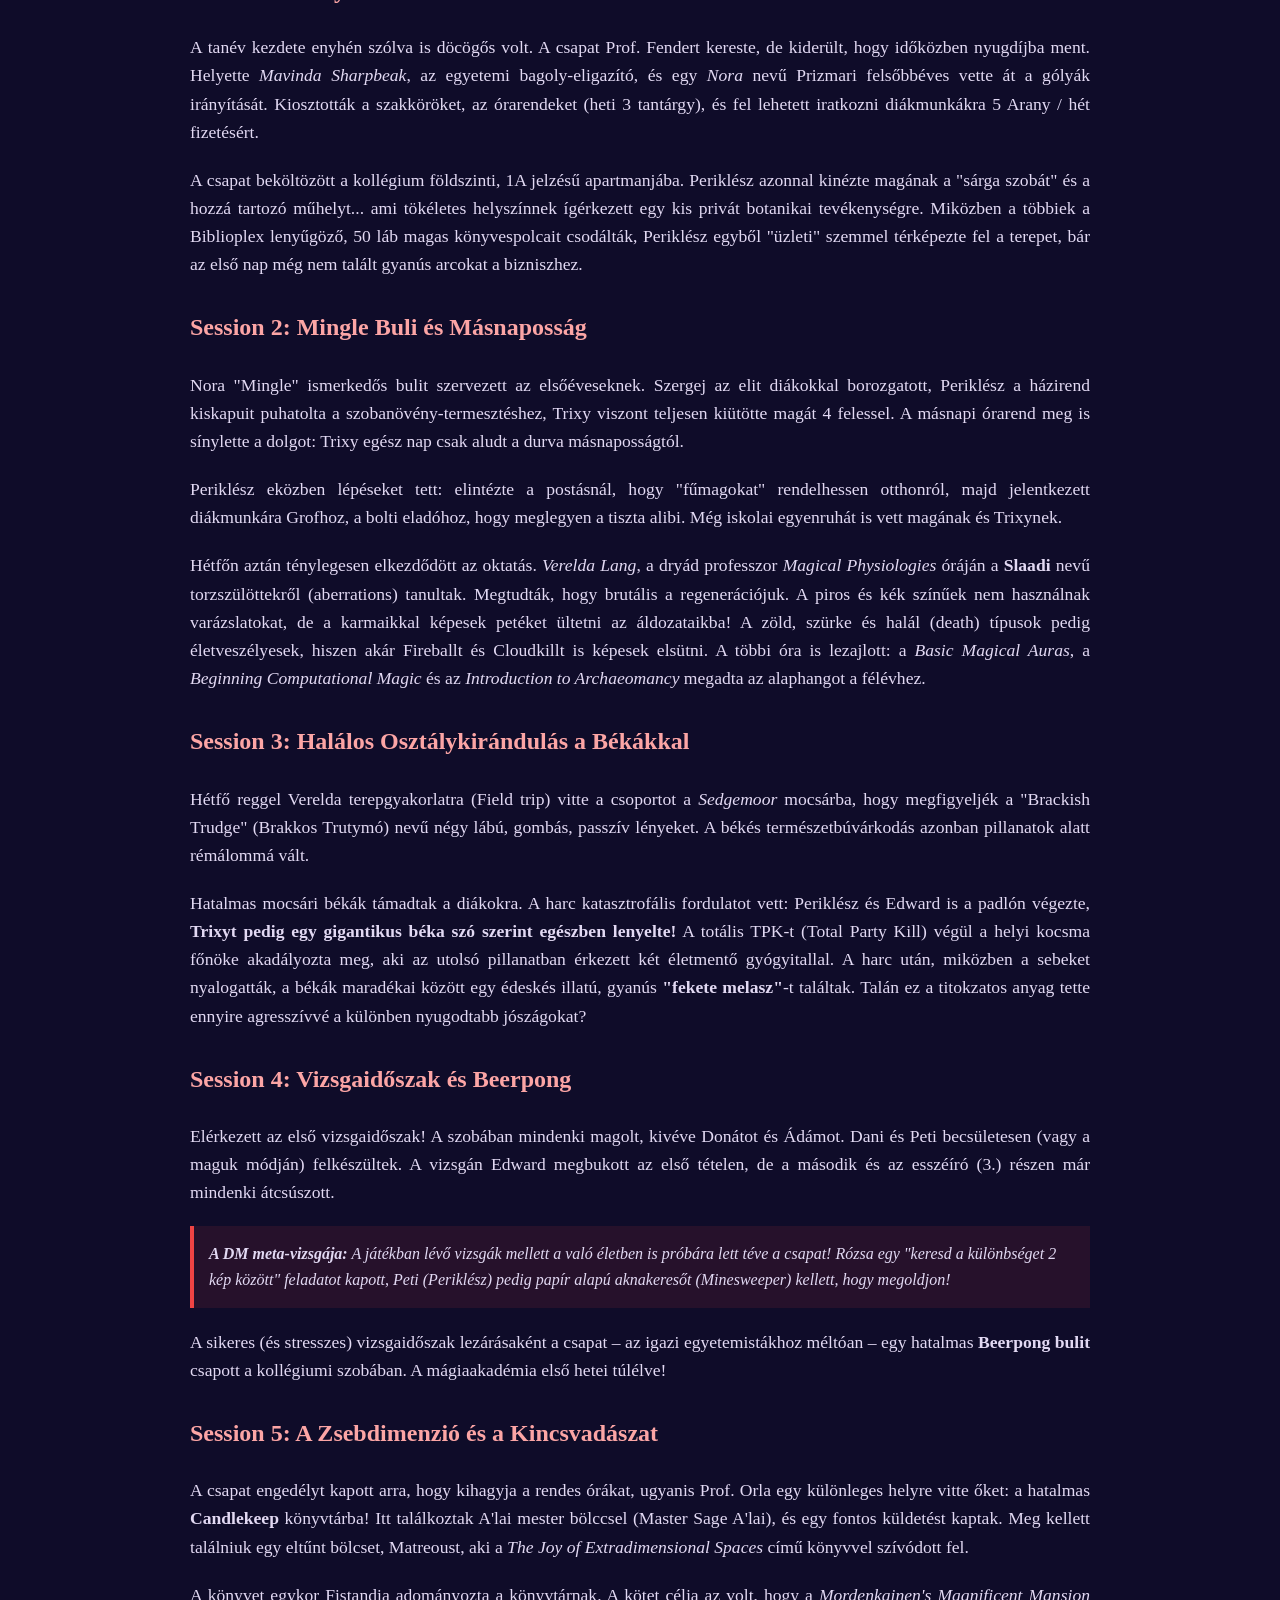
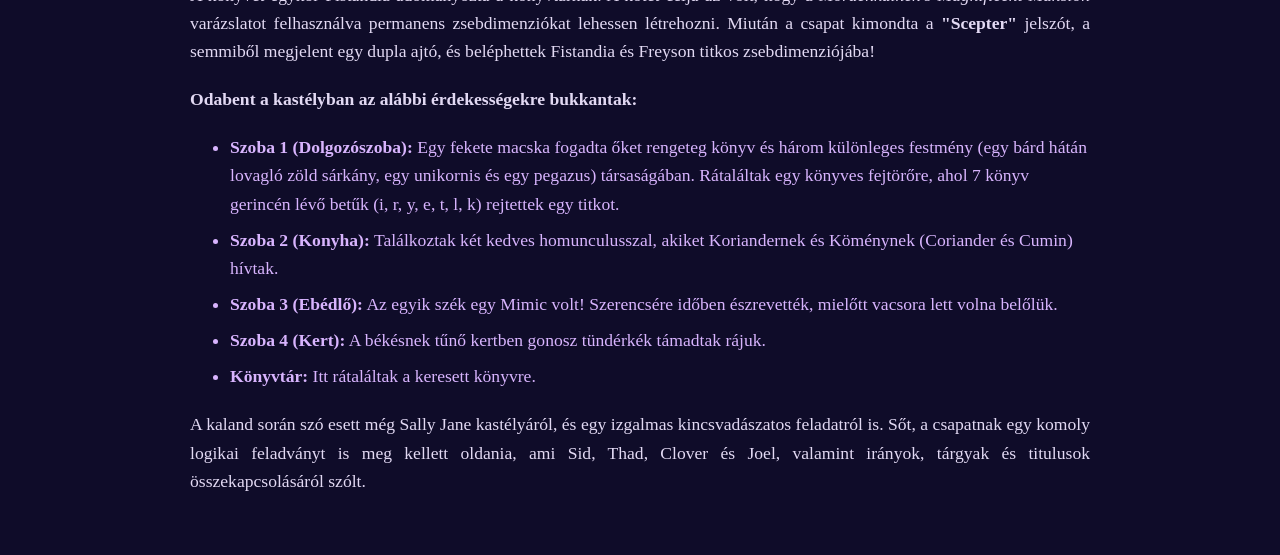
<file: strixhaven/index.html>
<!DOCTYPE html>
<html lang="hu">
<head>
    <meta charset="UTF-8">
    <meta name="viewport" content="width=device-width, initial-scale=1.0">
    <title>Strixhaven | A Nagy Krónika</title>
    <style>
        :root {
            --bg-color: #130a21; /* Deep arcane purple */
            --text-main: #e2d9f3; /* Light lavender text */
            --text-muted: #a78bfa;
            --accent-gold: #ffd700;
            --accent-glow: rgba(255, 215, 0, 0.4);
            --card-bg: rgba(36, 18, 64, 0.6);
            --border-color: rgba(255, 215, 0, 0.2);
        }

        body {
            font-family: 'Book Antiqua', Palatino, serif;
            background-color: #0f0c29;
            background-image: 
                radial-gradient(circle at 10% 20%, rgba(138, 43, 226, 0.4), transparent 40%),
                radial-gradient(circle at 90% 80%, rgba(255, 215, 0, 0.2), transparent 45%),
                radial-gradient(circle at 50% 50%, rgba(75, 0, 130, 0.5), transparent 60%),
                radial-gradient(circle at 80% 10%, rgba(0, 212, 255, 0.15), transparent 30%),
                linear-gradient(135deg, #0f0c29 0%, #302b63 50%, #24243e 100%);
            background-attachment: fixed;
            background-size: 200% 200%;
            animation: cosmic-shift 25s ease infinite;
            color: var(--text-main);
            line-height: 1.6;
            margin: 0;
            padding: 40px 20px;
        }

        .container {
            max-width: 900px;
            margin: 0 auto;
        }

        /* Navigation */
        .back-nav {
            margin-bottom: 40px;
            text-align: center;
        }
        .back-nav a {
            color: var(--accent-gold);
            text-decoration: none;
            font-size: 1.1em;
            text-transform: uppercase;
            letter-spacing: 2px;
            border-bottom: 1px solid transparent;
            transition: border-color 0.3s;
        }
        .back-nav a:hover {
            border-bottom: 1px solid var(--accent-gold);
        }

        /* Header */
        header {
            text-align: center;
            margin-bottom: 60px;
            border-bottom: 2px solid var(--border-color);
            padding-bottom: 30px;
        }
        h1 {
            font-size: 3em;
            color: var(--accent-gold);
            margin: 0;
            text-shadow: 0 0 15px var(--accent-glow);
            letter-spacing: 2px;
        }
        .subtitle {
            font-size: 1.2em;
            color: var(--text-muted);
            font-style: italic;
            margin-top: 10px;
        }

        /* Section Titles */
        h2 {
            font-size: 2em;
            color: var(--accent-gold);
            margin-top: 50px;
            border-bottom: 1px solid var(--border-color);
            padding-bottom: 10px;
        }
        h3 {
            font-size: 1.5em;
            color: #fca5a5; /* Slightly reddish/pinkish for sessions */
            margin-top: 30px;
        }

        /* Character Cards */
        .character-grid {
            display: grid;
            grid-template-columns: repeat(auto-fit, minmax(280px, 1fr));
            gap: 20px;
            margin-bottom: 50px;
        }
        .character-card {
            background: var(--card-bg);
            border: 1px solid var(--border-color);
            border-radius: 8px;
            padding: 20px;
            box-shadow: 0 4px 15px rgba(0,0,0,0.4);
            transition: transform 0.3s, box-shadow 0.3s;
        }
        .character-card:hover {
            transform: translateY(-5px);
            box-shadow: 0 8px 20px rgba(255, 215, 0, 0.1);
        }
        .char-name {
            font-size: 1.4em;
            color: var(--accent-gold);
            margin-top: 0;
            margin-bottom: 5px;
            border-bottom: 1px dashed var(--text-muted);
            padding-bottom: 5px;
        }
        .char-player {
            font-size: 0.9em;
            color: var(--text-muted);
            margin-bottom: 15px;
            text-transform: uppercase;
            letter-spacing: 1px;
        }

        /* Story Text */
        p {
            font-size: 1.1em;
            text-align: justify;
            margin-bottom: 20px;
        }
        ul {
            font-size: 1.1em;
            margin-bottom: 20px;
            color: #d8b4fe;
        }
        li {
            margin-bottom: 8px;
        }
        
        .joke-box {
            background: rgba(239, 68, 68, 0.1);
            border-left: 4px solid #ef4444;
            padding: 15px;
            margin: 20px 0;
            font-style: italic;
        }

        /* Magical Background Shift */
        @keyframes cosmic-shift {
            0% { background-position: 0% 50%; }
            50% { background-position: 100% 50%; }
            100% { background-position: 0% 50%; }
        }

        /* Magical Floating Orbs Animation */
        @keyframes float {
            0% { transform: translate(0, 0) scale(1); opacity: 0.2; }
            33% { transform: translate(40px, -60px) scale(1.4); opacity: 0.6; }
            66% { transform: translate(-30px, -20px) scale(0.9); opacity: 0.3; }
            100% { transform: translate(0, 0) scale(1); opacity: 0.2; }
        }
        @keyframes float-reverse {
            0% { transform: translate(0, 0) scale(1.2); opacity: 0.5; }
            33% { transform: translate(-50px, 80px) scale(0.8); opacity: 0.2; }
            66% { transform: translate(30px, 40px) scale(1.5); opacity: 0.7; }
            100% { transform: translate(0, 0) scale(1.2); opacity: 0.5; }
        }

        body::before {
            content: "";
            position: fixed;
            top: 10%; left: 5%;
            width: 400px; height: 400px;
            background: radial-gradient(circle, rgba(255,215,0,0.2) 0%, transparent 60%);
            border-radius: 50%;
            pointer-events: none;
            animation: float 12s ease-in-out infinite;
            z-index: -1;
        }

        body::after {
            content: "";
            position: fixed;
            bottom: 10%; right: 5%;
            width: 500px; height: 500px;
            background: radial-gradient(circle, rgba(138,43,226,0.2) 0%, transparent 60%);
            border-radius: 50%;
            pointer-events: none;
            animation: float-reverse 15s ease-in-out infinite;
            z-index: -1;
        }
    </style>
</head>
<body>

<div class="container">
    <div class="back-nav">
        <a href="../index.html">← Vissza a Főoldalra</a>
    </div>

    <header>
        <h1>Strixhaven: A Mágia és a Káosz Egyeteme</h1>
        <p class="subtitle">Ahol a vizsgaidőszak, a másnaposság és a kollégiumi biznisz veszélyesebb a szörnyeknél.</p>
    </header>

    <h2>Az Elsőévesek (A Csapat)</h2>
    <div class="character-grid">
        <div class="character-card">
            <h3 class="char-name">Petneházi Periklész (Petrikész)</h3>
            <div class="char-player">Játékos: Peti</div>
            <p><strong>Faj/Osztály:</strong> Ember (Human), Rogue (Criminal), Level 1.</p>
            <p><strong>Háttérsztori:</strong> A Makkoshotyka nevű kis faluból származik. Apja (Ferenc) alkoholista és erőszakos volt, anyja (Katalin) pedig az utcán dolgozott a megélhetésért. A túlélés érdekében Periklész már gyerekként lopni kezdett. Élete akkor vett fordulatot, amikor találkozott Bellatrix-szel (Trixy), a lány goblinnal, aki hozzá hasonlóan zseniális volt az átverésekben. Beatrix javaslatára jelentkeztek együtt a Strixhavenbe, hogy a varázslást is beépítsék a svindlijeikbe. Az egyetemen "gyógynövényeket" árul a gazdag diákoknak, és a diákboltban dolgozik (Groff-nál) alibiként, ahova a postás "fűmagokat" hoz neki.</p>
            <p><strong>Személyiség és Kapcsolatok:</strong> A pénz és a túlélés mindennél fontosabb számára, nehéz családi múltjáról nem szívesen beszél. Egyetemi barátai: Melendhori és "Matt the rat" Johnson. Részt vesz a Showband szakkörben.</p>
            <p><strong>Képességek és Fegyvertár:</strong> Kiválóan lopakodik (Stealth +7) és zsebel (Sleight of Hand +7). Rendelkezik az Alert képességgel (nem lehet meglepni) és egy rejtélyes Dark One's Blessing-gel (ha megöl valakit, ideiglenes HP-t kap). Fegyverei: Tőr, rövidíj (20 nyílvesszővel) és tolvajkulcs.</p>
        </div>
        
        <div class="character-card">
            <h3 class="char-name">Bellatrix (Trixy)</h3>
            <div class="char-player">Játékos: Ádám</div>
            <p><strong>Faj/Osztály:</strong> Goblin, ?</p>
            <p>Egy kifejezetten bulizós goblin lány, aki Periklész svindlis társaként érkezett a Makkoshotyka faluból a Strixhavenbe. Képes 4 shotot meginni a gólyabuliban, majd másnap egész nap a szobájában fetrengeni a másnaposságtól. Szegénynek nem volt elég a másnaposság: az első terepgyakorlaton egy gigantikus mocsári béka szó szerint megette, de valahogy túlélte.</p>
        </div>

        <div class="character-card">
            <h3 class="char-name">Szergej Vlagyimirovics Nikolajev Dimitrov di Novgorod</h3>
            <div class="char-player">Játékos: Donát (Sergei)</div>
            <p><strong>Faj/Kor/Osztály:</strong> Nemes származású, 20 éves Nemes Elf (High Elf), Warlock (Great Old One, lvl 3).</p>
            <p><strong>Háttérsztori:</strong> Apja, Iván elhagyta édesanyját (Olgát) egy táncosnőért, amivel a család minden vagyonát elvesztette. Jelenleg mélyszegénységben élnek Olgával és hűséges öreg komornyikjukkal, Edgarral. Warlock képességeit a családi könyvtár régi köteteiből szerezte. Célja, hogy a Strixhavenben szerzett tudással visszaállítsa családja régi dicsőségét.</p>
            <p><strong>Személyiség:</strong> Művelt, gyors észjárású, elitista és büszke. Hajlamos kicsit leereszkedően viselkedni másokkal, de édesanyját és Edgart a végtelenségig szereti.</p>
            <p><strong>Képességek és Fegyvertár:</strong> Eldritch Blast (Agonizing és Repelling), Hex, Unseen Servant, Mage Hand, Message.</p>
            <p><strong>Egyetemi élet:</strong> Varázslaboráns-asszisztens a Witherbloom kollégiumban, és a Sakkör (Dragon Chess Club) tagja. Szobája a "Bows and Tavern" épületében egy lila szoba.</p>
        </div>

        <div class="character-card">
            <h3 class="char-name">Roxána (Roxy)</h3>
            <div class="char-player">Játékos: Kenéz</div>
            <p>A társaság oszlopos tagja, aki a tanulás és a bulik ("Kenéz buli") között próbál lavírozni. A vizsgákat sikeresen vette.</p>
        </div>

        <div class="character-card">
            <h3 class="char-name">Edward (Ed)</h3>
            <div class="char-player">Játékos: Rózsa Dániel (Dani)</div>
            <p>Diák, aki a harcokban és a vizsgákon is hajlamos a padlóra kerülni. A mocsárban a békák, a teremben pedig az első vizsga fogott ki rajta, de a végén mindig összeszedi magát.</p>
        </div>

        <div class="character-card">
            <h3 class="char-name">Desmond</h3>
            <div class="char-player">Játékos: Petike</div>
            <p>Új rejtélyes karakter a csapatban, akiről egyelőre csak a neve ismert...</p>
        </div>
    </div>

    <h2>Az Egyetem Helyszínei és Oktatói</h2>
    <p><strong>Biblioplex:</strong> Az egyetemi könyvtár 7:00-től 22:00-ig van nyitva (éjszaka szigorúan zárva tart). Az első emeleten található a Lounge, a Biblioplex Café (ahol Aisla Fitzbottom a barista), és egy bolt (amit Groff Lundquist vezet). A második emeletre csak engedéllyel lehet belépni, itt Elvira, a nyúlszabású (rabbitfolk) recepciós őrködik. A harmadik emelet a kompendium. Az épület szíve az Orákulumok Csarnoka, ahol egy pulzáló energiagömb, a Strixhaven Snarl található.</p>
    <p><strong>Fire Jolt Café:</strong> Ideális hely tanuláshoz! Rengeteg tanulóasztal, kandallós VIP szoba és egy kiváló kávézó, amit Ellina Tanglewood (elf) vezet.</p>
    <p><strong>Campus érdekességek:</strong> A tantermek mágikusan alkalmazkodnak a diákok testalkatához, így mindenkinek kényelmes. A könyvkertet a Witherbloom diákok (például Urzmaktok, a Gro'ish) tartják karban.</p>
    <p><strong>Professzorok:</strong></p>
    <ul>
        <li><strong>Verelda Lang:</strong> Dryád professzor, a <em>Magical Physiologies</em> oktatója.</li>
        <li><strong>Orla:</strong> Vedalken professzor (ex-Quandrix), a <em>Basic Magical Auras</em> tanára.</li>
        <li><strong>Felix:</strong> Nyugdíjazott, öreg tanár.</li>
    </ul>
    <p><strong>Diákok és Dolgozók:</strong></p>
    <ul>
        <li><strong>Rampart:</strong> Egy robusztus elefánt-ember (Lorehold diák), aki hadtudományt tanul, és Szergej jó barátja.</li>
        <li><strong>Grayson Wildemere:</strong> Beképzelt ficsúr.</li>
        <li><strong>Javenesh:</strong> Egy bagoly-ember (owlfolk).</li>
        <li><strong>Celestina és Nora Ann Wu:</strong> Ismert diákok a campuson.</li>
        <li><strong>Sofia és Anna:</strong> Kollégiumi és egyetemi recepciósok.</li>
        <li><strong>Tilana Kapule:</strong> Szintén a stáb vagy a diákság része.</li>
    </ul>

    <h2>Az Egyetemi Évek Krónikája</h2>

    <h3>Session 1: Gólyatábor és Kereskedelem</h3>
    <p>A tanév kezdete enyhén szólva is döcögős volt. A csapat Prof. Fendert kereste, de kiderült, hogy időközben nyugdíjba ment. Helyette <em>Mavinda Sharpbeak</em>, az egyetemi bagoly-eligazító, és egy <em>Nora</em> nevű Prizmari felsőbbéves vette át a gólyák irányítását. Kiosztották a szakköröket, az órarendeket (heti 3 tantárgy), és fel lehetett iratkozni diákmunkákra 5 Arany / hét fizetésért.</p>
    <p>A csapat beköltözött a kollégium földszinti, 1A jelzésű apartmanjába. Periklész azonnal kinézte magának a "sárga szobát" és a hozzá tartozó műhelyt... ami tökéletes helyszínnek ígérkezett egy kis privát botanikai tevékenységre. Miközben a többiek a Biblioplex lenyűgöző, 50 láb magas könyvespolcait csodálták, Periklész egyből "üzleti" szemmel térképezte fel a terepet, bár az első nap még nem talált gyanús arcokat a bizniszhez.</p>

    <h3>Session 2: Mingle Buli és Másnaposság</h3>
    <p>Nora "Mingle" ismerkedős bulit szervezett az elsőéveseknek. Szergej az elit diákokkal borozgatott, Periklész a házirend kiskapuit puhatolta a szobanövény-termesztéshez, Trixy viszont teljesen kiütötte magát 4 felessel. A másnapi órarend meg is sínylette a dolgot: Trixy egész nap csak aludt a durva másnaposságtól.</p>
    <p>Periklész eközben lépéseket tett: elintézte a postásnál, hogy "fűmagokat" rendelhessen otthonról, majd jelentkezett diákmunkára Grofhoz, a bolti eladóhoz, hogy meglegyen a tiszta alibi. Még iskolai egyenruhát is vett magának és Trixynek.</p>
    <p>Hétfőn aztán ténylegesen elkezdődött az oktatás. <em>Verelda Lang</em>, a dryád professzor <em>Magical Physiologies</em> óráján a <strong>Slaadi</strong> nevű torzszülöttekről (aberrations) tanultak. Megtudták, hogy brutális a regenerációjuk. A piros és kék színűek nem használnak varázslatokat, de a karmaikkal képesek petéket ültetni az áldozataikba! A zöld, szürke és halál (death) típusok pedig életveszélyesek, hiszen akár Fireballt és Cloudkillt is képesek elsütni. A többi óra is lezajlott: a <em>Basic Magical Auras</em>, a <em>Beginning Computational Magic</em> és az <em>Introduction to Archaeomancy</em> megadta az alaphangot a félévhez.</p>

    <h3>Session 3: Halálos Osztálykirándulás a Békákkal</h3>
    <p>Hétfő reggel Verelda terepgyakorlatra (Field trip) vitte a csoportot a <em>Sedgemoor</em> mocsárba, hogy megfigyeljék a "Brackish Trudge" (Brakkos Trutymó) nevű négy lábú, gombás, passzív lényeket. A békés természetbúvárkodás azonban pillanatok alatt rémálommá vált.</p>
    <p>Hatalmas mocsári békák támadtak a diákokra. A harc katasztrofális fordulatot vett: Periklész és Edward is a padlón végezte, <strong>Trixyt pedig egy gigantikus béka szó szerint egészben lenyelte!</strong> A totális TPK-t (Total Party Kill) végül a helyi kocsma főnöke akadályozta meg, aki az utolsó pillanatban érkezett két életmentő gyógyitallal. A harc után, miközben a sebeket nyalogatták, a békák maradékai között egy édeskés illatú, gyanús <strong>"fekete melasz"</strong>-t találtak. Talán ez a titokzatos anyag tette ennyire agresszívvé a különben nyugodtabb jószágokat?</p>

    <h3>Session 4: Vizsgaidőszak és Beerpong</h3>
    <p>Elérkezett az első vizsgaidőszak! A szobában mindenki magolt, kivéve Donátot és Ádámot. Dani és Peti becsületesen (vagy a maguk módján) felkészültek. A vizsgán Edward megbukott az első tételen, de a második és az esszéíró (3.) részen már mindenki átcsúszott.</p>
    <div class="joke-box">
        <strong>A DM meta-vizsgája:</strong> A játékban lévő vizsgák mellett a való életben is próbára lett téve a csapat! Rózsa egy "keresd a különbséget 2 kép között" feladatot kapott, Peti (Periklész) pedig papír alapú aknakeresőt (Minesweeper) kellett, hogy megoldjon!
    </div>
    <p>A sikeres (és stresszes) vizsgaidőszak lezárásaként a csapat – az igazi egyetemistákhoz méltóan – egy hatalmas <strong>Beerpong bulit</strong> csapott a kollégiumi szobában. A mágiaakadémia első hetei túlélve!</p>

    <h3>Session 5: A Zsebdimenzió és a Kincsvadászat</h3>
    <p>A csapat engedélyt kapott arra, hogy kihagyja a rendes órákat, ugyanis Prof. Orla egy különleges helyre vitte őket: a hatalmas <strong>Candlekeep</strong> könyvtárba! Itt találkoztak A'lai mester bölccsel (Master Sage A'lai), és egy fontos küldetést kaptak. Meg kellett találniuk egy eltűnt bölcset, Matreoust, aki a <em>The Joy of Extradimensional Spaces</em> című könyvvel szívódott fel.</p>
    <p>A könyvet egykor Fistandia adományozta a könyvtárnak. A kötet célja az volt, hogy a <em>Mordenkainen's Magnificent Mansion</em> varázslatot felhasználva permanens zsebdimenziókat lehessen létrehozni. Miután a csapat kimondta a <strong>"Scepter"</strong> jelszót, a semmiből megjelent egy dupla ajtó, és beléphettek Fistandia és Freyson titkos zsebdimenziójába!</p>
    <p><strong>Odabent a kastélyban az alábbi érdekességekre bukkantak:</strong></p>
    <ul>
        <li><strong>Szoba 1 (Dolgozószoba):</strong> Egy fekete macska fogadta őket rengeteg könyv és három különleges festmény (egy bárd hátán lovagló zöld sárkány, egy unikornis és egy pegazus) társaságában. Rátaláltak egy könyves fejtörőre, ahol 7 könyv gerincén lévő betűk (i, r, y, e, t, l, k) rejtettek egy titkot.</li>
        <li><strong>Szoba 2 (Konyha):</strong> Találkoztak két kedves homunculusszal, akiket Koriandernek és Köménynek (Coriander és Cumin) hívtak.</li>
        <li><strong>Szoba 3 (Ebédlő):</strong> Az egyik szék egy Mimic volt! Szerencsére időben észrevették, mielőtt vacsora lett volna belőlük.</li>
        <li><strong>Szoba 4 (Kert):</strong> A békésnek tűnő kertben gonosz tündérkék támadtak rájuk.</li>
        <li><strong>Könyvtár:</strong> Itt rátaláltak a keresett könyvre.</li>
    </ul>
    <p>A kaland során szó esett még Sally Jane kastélyáról, és egy izgalmas kincsvadászatos feladatról is. Sőt, a csapatnak egy komoly logikai feladványt is meg kellett oldania, ami Sid, Thad, Clover és Joel, valamint irányok, tárgyak és titulusok összekapcsolásáról szólt.</p>

</div>

</body>
</html>
</file>
<file: style.css>
@import url('https://fonts.googleapis.com/css2?family=Cinzel:wght@400;700&family=Lora:ital,wght@0,400;0,700;1,400&display=swap');

:root {
    --bg-color: #0d0d12;
    --card-bg: #1a1a24;
    --card-hover: #232330;
    --gold: #d4af37;
    --gold-hover: #f1cf5e;
    --text-main: #e0e0e0;
    --text-muted: #9a9a9a;
    --accent-red: #8b0000;
}

* {
    margin: 0;
    padding: 0;
    box-sizing: border-box;
}

body {
    background-color: var(--bg-color);
    background-image: radial-gradient(circle at 50% 0%, #1f1f2e 0%, #0d0d12 70%);
    color: var(--text-main);
    font-family: 'Lora', serif;
    min-height: 100vh;
    display: flex;
    flex-direction: column;
    align-items: center;
}

header {
    text-align: center;
    padding: 60px 20px 40px;
    width: 100%;
    border-bottom: 1px solid rgba(212, 175, 55, 0.2);
    box-shadow: 0 10px 30px rgba(0,0,0,0.5);
    background: linear-gradient(180deg, rgba(26,26,36,0.8) 0%, rgba(13,13,18,0) 100%);
}

h1 {
    font-family: 'Cinzel', serif;
    font-size: 3.5rem;
    color: var(--gold);
    text-shadow: 0 0 20px rgba(212, 175, 55, 0.3);
    margin-bottom: 15px;
    letter-spacing: 2px;
}

.subtitle {
    font-size: 1.2rem;
    color: var(--text-muted);
    font-style: italic;
}

main {
    max-width: 1200px;
    width: 100%;
    padding: 50px 20px;
    display: grid;
    grid-template-columns: repeat(auto-fill, minmax(320px, 1fr));
    gap: 40px;
}

.adventure-card {
    background-color: var(--card-bg);
    border: 1px solid rgba(212, 175, 55, 0.1);
    border-radius: 12px;
    overflow: hidden;
    text-decoration: none;
    color: inherit;
    transition: all 0.3s cubic-bezier(0.25, 0.8, 0.25, 1);
    position: relative;
    box-shadow: 0 10px 20px rgba(0,0,0,0.4);
}

.adventure-card::before {
    content: '';
    position: absolute;
    top: 0; left: 0; right: 0; bottom: 0;
    border: 2px solid transparent;
    border-radius: 12px;
    transition: all 0.3s ease;
    pointer-events: none;
}

.adventure-card:hover {
    transform: translateY(-10px);
    box-shadow: 0 20px 40px rgba(0,0,0,0.6);
    background-color: var(--card-hover);
}

.adventure-card:hover::before {
    border-color: var(--gold);
    box-shadow: inset 0 0 20px rgba(212, 175, 55, 0.2);
}

.card-image {
    width: 100%;
    height: 220px;
    object-fit: cover;
    border-bottom: 1px solid rgba(255,255,255,0.05);
    transition: opacity 0.3s ease;
}

.adventure-card:hover .card-image {
    opacity: 0.9;
}

.card-content {
    padding: 25px;
}

.card-title {
    font-family: 'Cinzel', serif;
    font-size: 1.6rem;
    color: var(--gold);
    margin-bottom: 10px;
}

.card-desc {
    font-size: 1rem;
    line-height: 1.6;
    color: var(--text-muted);
}

.status-badge {
    position: absolute;
    top: 15px;
    right: 15px;
    background-color: var(--accent-red);
    color: #fff;
    padding: 5px 12px;
    border-radius: 20px;
    font-size: 0.8rem;
    font-family: 'Cinzel', serif;
    font-weight: bold;
    box-shadow: 0 2px 10px rgba(0,0,0,0.5);
}

.status-badge.new {
    background-color: #2e7d32;
}

.coming-soon {
    display: flex;
    align-items: center;
    justify-content: center;
    height: 220px;
    background-color: #111;
    color: #555;
    font-family: 'Cinzel', serif;
    font-size: 1.5rem;
    border-bottom: 1px solid rgba(255,255,255,0.05);
}

footer {
    margin-top: auto;
    padding: 30px;
    text-align: center;
    color: var(--text-muted);
    font-size: 0.9rem;
    border-top: 1px solid rgba(212, 175, 55, 0.1);
    width: 100%;
}
</file>
